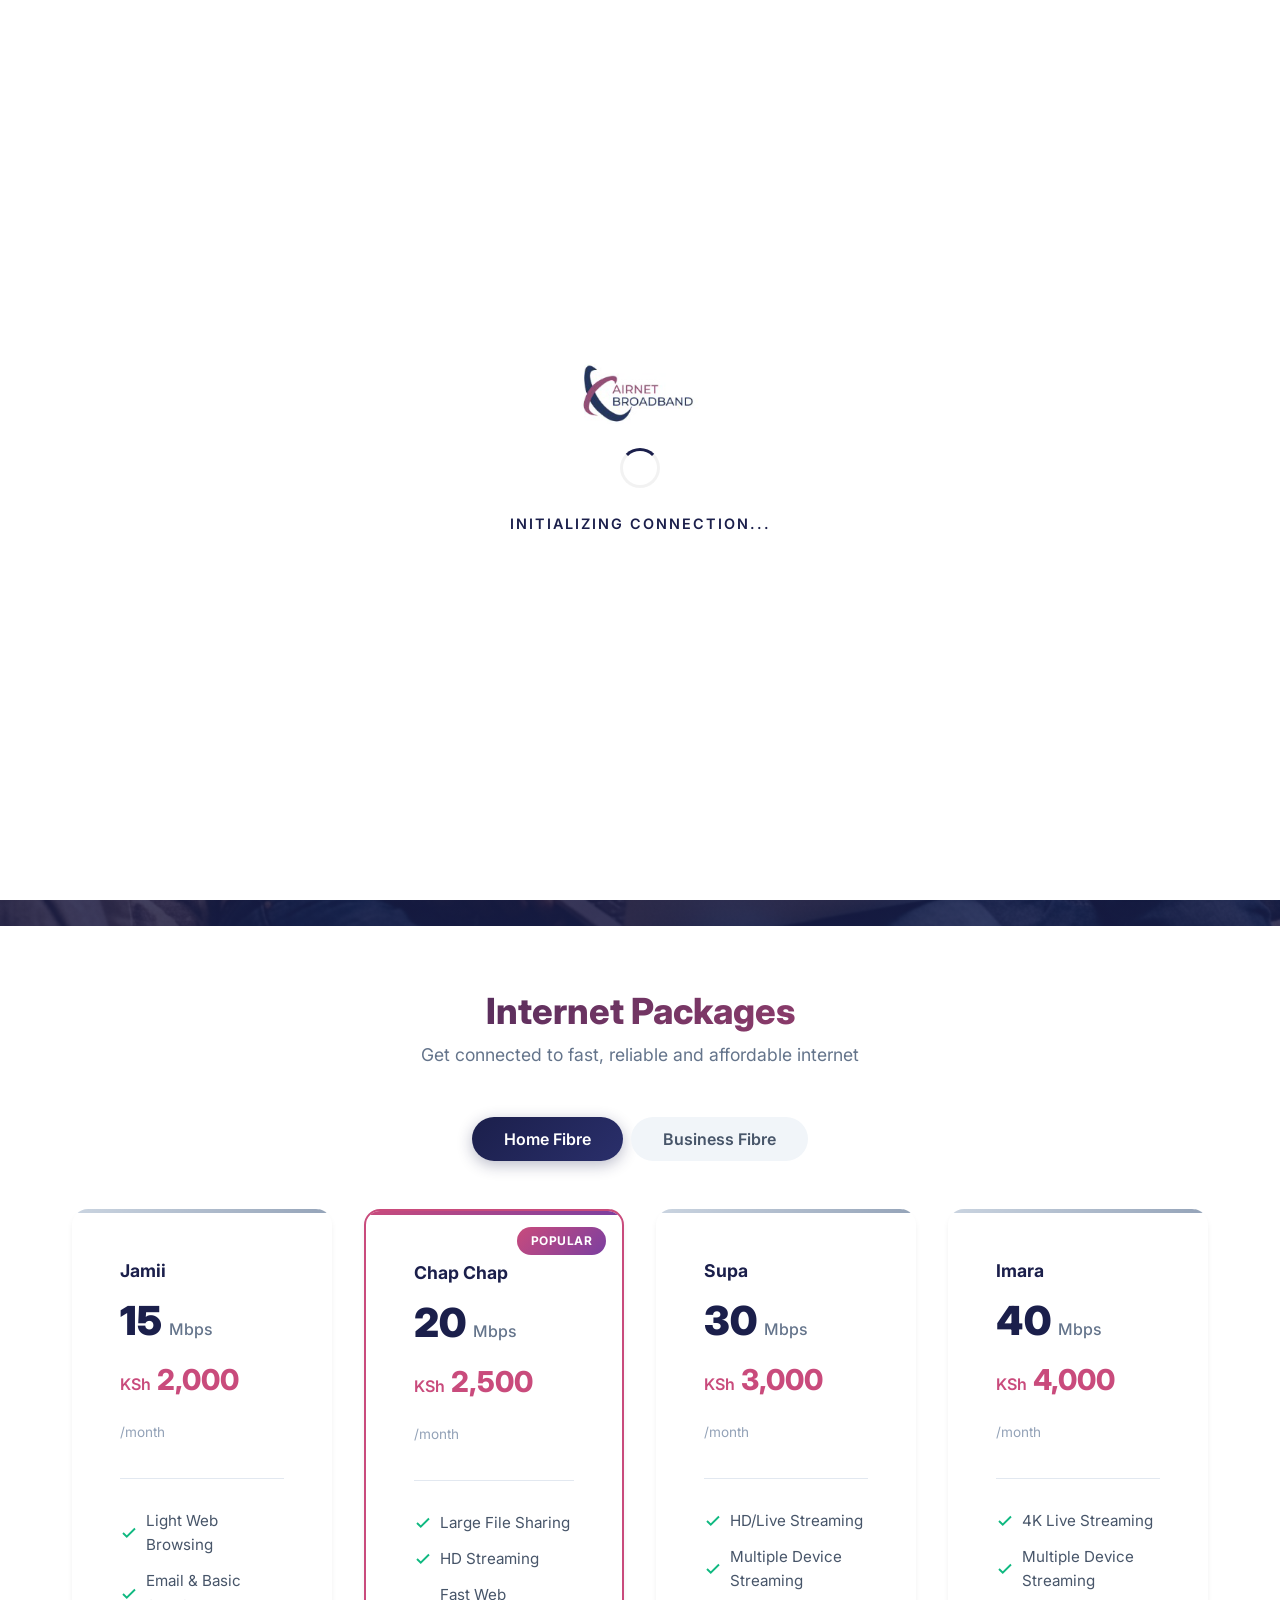
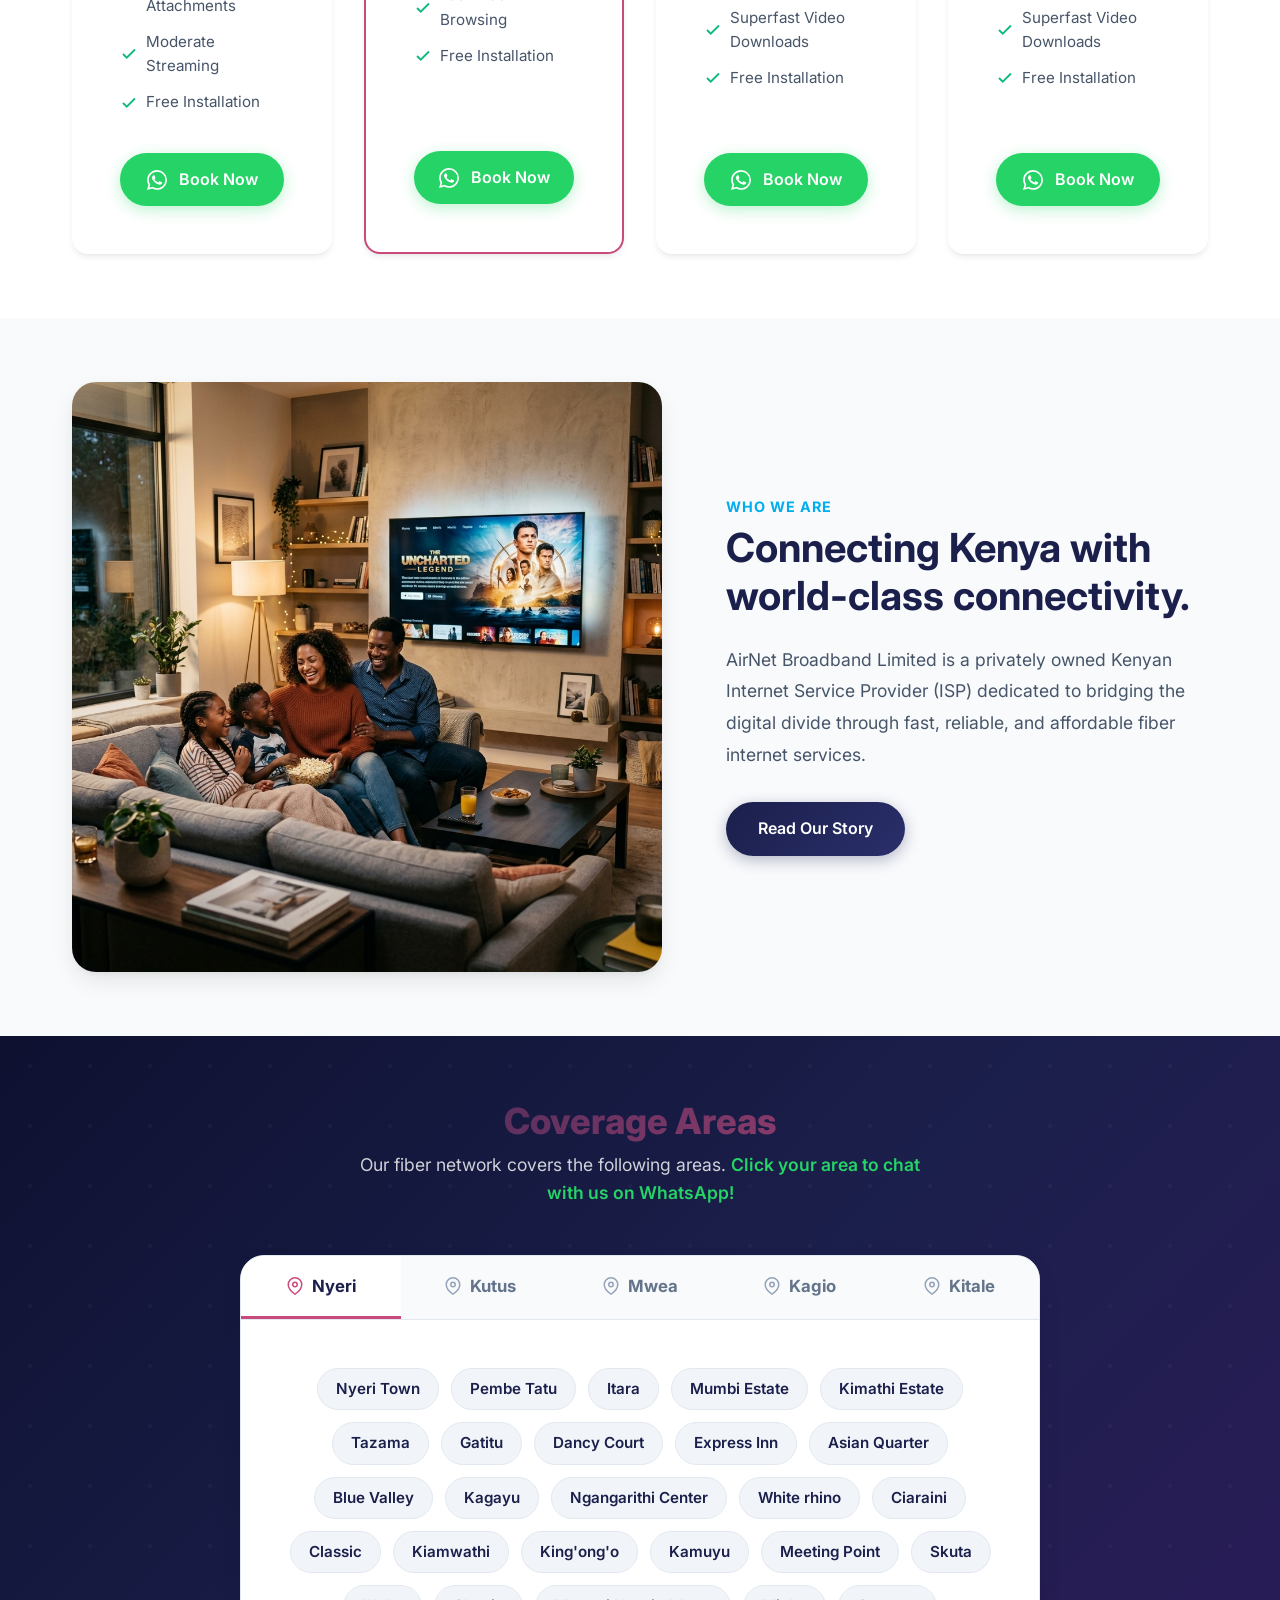
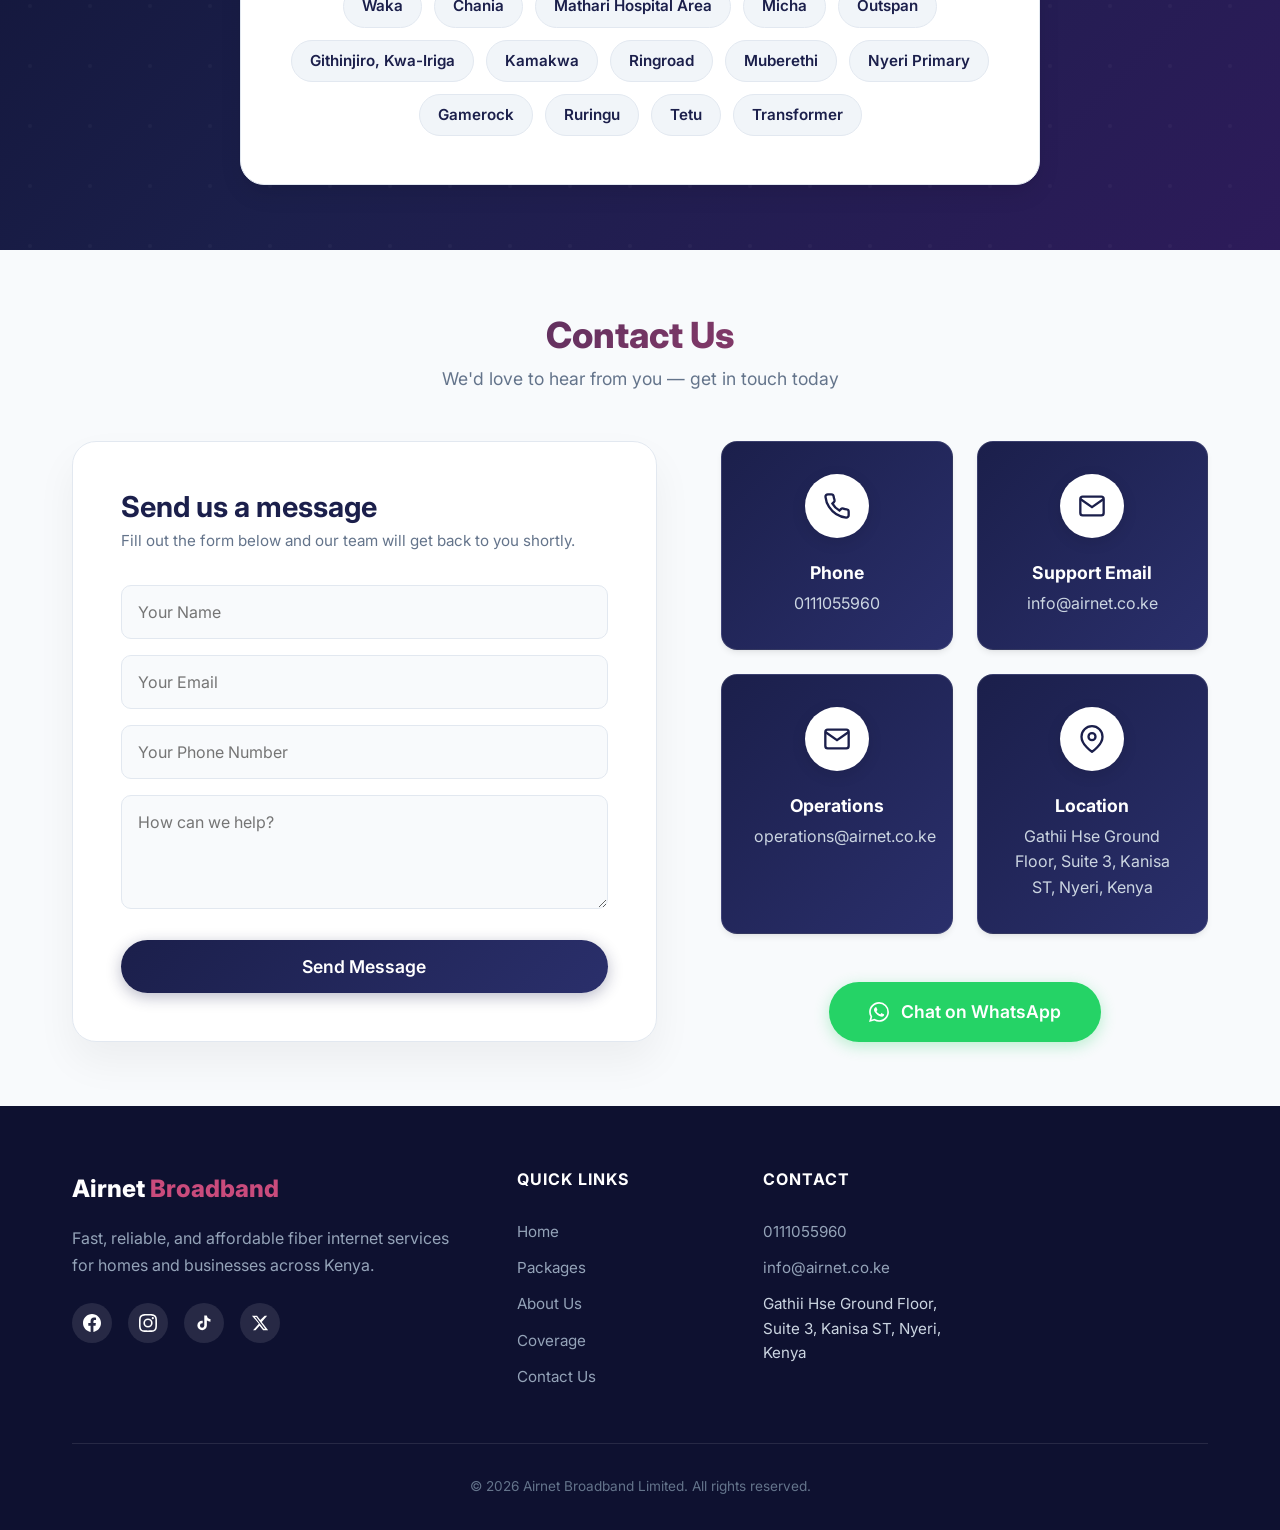
<file: index.html>
<!DOCTYPE html>
<html lang="en">
<head>
  <meta charset="UTF-8">
  <meta name="viewport" content="width=device-width, initial-scale=1.0">
  <meta name="description" content="Airnet Broadband - Fast, reliable, and affordable fiber internet services in Kenya. Home and Business fibre packages starting from KSh 2,000/month.">
  <title>Airnet Broadband | Fast. Reliable. Affordable Internet</title>
  <link rel="stylesheet" href="css/airnet-style.css?v=2">
  <link rel="icon" type="image/png" href="assets/favicon.png">
</head>
<body>
  <!-- Preloader -->
  <div id="preloader" class="preloader">
    <div class="preloader-content">
      <div class="logo-wrapper">
        <img src="assets/airnet_logo_vector.svg" alt="Airnet Broadband" onerror="this.src='assets/logo.png'">
        <div class="logo-shimmer"></div>
      </div>
      <div class="loader-spinner"></div>
      <p>Initializing Connection...</p>
    </div>
  </div>

  <!-- Embedded Content Data (Fallback) -->
  <script>
    window.AIRNET_DATA = {
      "company": {
        "name": "Airnet Broadband",
        "tagline": "Fast. Reliable. Affordable Internet",
        "about": "AirNet Broadband Limited is a privately owned Kenyan Internet Service Provider (ISP) offering Fiber and wireless internet services in Kenya.",
        "vision": "To provide fast, reliable, and affordable internet services to all parts of Kenya and the region.",
        "mission": "By putting our clients at the centre of everything we do, our goal is to continually improve services to help you the client gain a competitive technological edge."
      },
      "contact": {
        "phone": "0111055960",
        "whatsapp": "254711859885",
        "supportEmail": "info@airnet.co.ke",
        "operationsEmail": "operations@airnet.co.ke",
        "location": "Gathii Hse Ground Floor, Suite 3, Kanisa ST, Nyeri, Kenya",
        "socialMedia": { "facebook": "https://facebook.com/airnetke", "instagram": "https://www.instagram.com/airnetke?igsh=MWVpNWZsZzNxcWdibA==", "tiktok": "https://www.tiktok.com/@airnetke?_r=1&_t=ZS-95uq0iwRGdN" }
      }
    };
  </script>

  <!-- Top Bar -->
  <div class="top-bar">
    <div class="container">
      <div class="top-bar-left">
        <a href="#" id="topbar-phone">
          <svg width="14" height="14" viewBox="0 0 24 24" fill="none" stroke="currentColor" stroke-width="2"><path d="M22 16.92v3a2 2 0 0 1-2.18 2 19.79 19.79 0 0 1-8.63-3.07 19.5 19.5 0 0 1-6-6 19.79 19.79 0 0 1-3.07-8.67A2 2 0 0 1 4.11 2h3a2 2 0 0 1 2 1.72c.127.96.361 1.903.7 2.81a2 2 0 0 1-.45 2.11L8.09 9.91a16 16 0 0 0 6 6l1.27-1.27a2 2 0 0 1 2.11-.45c.907.339 1.85.573 2.81.7A2 2 0 0 1 22 16.92z"/></svg>
          <span id="topbar-phone-text"></span>
        </a>
        <a href="#" id="topbar-email">
          <svg width="14" height="14" viewBox="0 0 24 24" fill="none" stroke="currentColor" stroke-width="2"><path d="M4 4h16c1.1 0 2 .9 2 2v12c0 1.1-.9 2-2 2H4c-1.1 0-2-.9-2-2V6c0-1.1.9-2 2-2z"/><polyline points="22,6 12,13 2,6"/></svg>
          <span id="topbar-email-text"></span>
        </a>
      </div>
      <div class="top-bar-right">
        <div class="top-bar-social" id="topbar-social"></div>
      </div>
    </div>
  </div>

  <!-- Navigation -->
  <nav class="navbar" id="navbar">
    <div class="container">
      <a href="index.html" class="nav-logo">
        <img src="assets/logo.png" alt="Airnet Broadband" onerror="this.style.display='none'">
        <div class="nav-logo-text">Airnet <span>Broadband</span></div>
      </a>
      <div class="nav-links" id="nav-links">
        <a href="index.html">Home</a>
        <a href="index.html#packages">Packages</a>
        <a href="services.html">Services</a>
        <a href="index.html#coverage">Coverage</a>
        <a href="careers.html">Careers</a>
        <div class="nav-dropdown" id="nav-more">
          <button class="nav-dropdown-toggle" id="nav-more-btn" aria-expanded="false">
            More
            <svg width="12" height="12" viewBox="0 0 24 24" fill="none" stroke="currentColor" stroke-width="2.5"><polyline points="6 9 12 15 18 9"/></svg>
          </button>
          <div class="nav-dropdown-menu" id="nav-more-menu">
            <a href="about.html">About Us</a>
            <a href="contact.html">Contact</a>
          </div>
        </div>
        <a href="quote.html" class="btn btn-primary nav-cta">Get a Quote</a>
      </div>
      <div class="hamburger" id="hamburger">
        <span></span>
        <span></span>
        <span></span>
      </div>
    </div>
  </nav>
  <div class="nav-overlay" id="nav-overlay"></div>

  <!-- ===== HERO ===== -->
  <section class="hero" id="hero">
    <div class="hero-inner container">
      <!-- Text Content -->
      <div class="hero-text fade-in">
        <span class="hero-badge">Kenya's Fastest Fibre Network</span>
        <h1>Fast. Reliable.<br><span class="highlight">Affordable Internet</span></h1>
        <p>Experience high-speed fiber internet connectivity for your home and business. 100% fiber optic, free installation across all plans.</p>
        <div class="hero-buttons">
          <a href="#packages" class="btn btn-accent">View Our Plans</a>
          <a href="#contact" class="btn btn-outline-white">Contact Us</a>
        </div>
      </div>
      <!-- Visuals -->
      <div class="hero-visuals fade-in">
        <div class="hero-img-map">
          <img src="assets/hero-kenya-map.png" alt="Airnet Broadband coverage map of Kenya">
        </div>
      </div>
    </div>
  </section>

  <!-- ===== PACKAGES ===== -->
  <section class="section" id="packages">
    <div class="container">
      <div class="section-title reveal">
        <h2>Internet Packages</h2>
        <p>Get connected to fast, reliable and affordable internet</p>
      </div>
      <div class="package-tabs">
        <button class="package-tab active" data-tab="home" id="tab-home">Home Fibre</button>
        <button class="package-tab" data-tab="business" id="tab-business">Business Fibre</button>
      </div>
      <div class="packages-grid" id="home-packages-grid"></div>
      <div class="packages-grid" id="business-packages-grid" style="display:none;"></div>
    </div>
  </section>

  <!-- ===== ABOUT TEASER ===== -->
  <section class="section" id="about" style="background: var(--gray-50);">
    <div class="container">
      <div class="about-teaser-grid">
        <div class="about-teaser-image reveal-left">
           <img src="assets/about-1.png" alt="Airnet Connection">
        </div>
        <div class="about-teaser-text reveal-right">
          <h3 class="about-subtitle">Who We Are</h3>
          <h2 class="about-title">Connecting Kenya with world-class connectivity.</h2>
          <p>AirNet Broadband Limited is a privately owned Kenyan Internet Service Provider (ISP) dedicated to bridging the digital divide through fast, reliable, and affordable fiber internet services.</p>
          <a href="about.html" class="btn btn-primary">Read Our Story</a>
        </div>
      </div>
    </div>
  </section>

  <!-- ===== COVERAGE ===== -->
  <section class="section coverage-section" id="coverage">
    <div class="container">
      <div class="section-title reveal">
        <h2>Coverage Areas</h2>
        <p>Our fiber network covers the following areas. <strong style="color: var(--whatsapp); font-weight: 600;">Click your area to chat with us on WhatsApp!</strong></p>
      </div>
      <div class="coverage-grid reveal" id="coverage-grid"></div>
    </div>
  </section>

  <section class="section" id="contact" style="background: var(--gray-50);">
    <div class="container">
      <div class="section-title reveal">
        <h2>Contact Us</h2>
        <p>We'd love to hear from you — get in touch today</p>
      </div>
      
      <div class="contact-layout">
        <!-- Glassmorphic Form -->
        <div class="contact-form-wrapper reveal">
          <form class="glass-form" id="contactForm">
            <h3>Send us a message</h3>
            <p>Fill out the form below and our team will get back to you shortly.</p>
            <div class="form-group">
              <input type="text" id="name" placeholder="Your Name" required>
            </div>
            <div class="form-group">
              <input type="email" id="email" placeholder="Your Email" required>
            </div>
            <div class="form-group">
              <input type="tel" id="phone" placeholder="Your Phone Number" required>
            </div>
            <div class="form-group">
              <textarea id="message" placeholder="How can we help?" rows="4" required></textarea>
            </div>
            <div id="home-form-feedback" class="form-feedback" style="display:none; margin-bottom: 15px;"></div>
            <button type="submit" id="home-submit-btn" class="btn btn-primary w-100">Send Message</button>
          </form>
        </div>

        <!-- Contact Cards -->
        <div class="contact-cards-wrapper reveal">
          <div class="contact-grid" id="contact-grid"></div>
          <div class="contact-whatsapp-cta" id="contact-whatsapp-cta"></div>
        </div>
      </div>
      
    </div>
  </section>

  <!-- ===== FOOTER ===== -->
  <footer class="footer">
    <div class="container">
      <div class="footer-grid">
        <div class="footer-brand">
          <div class="footer-logo-text">Airnet <span>Broadband</span></div>
          <p>Fast, reliable, and affordable fiber internet services for homes and businesses across Kenya.</p>
          <div class="footer-social" id="footer-social"></div>
        </div>
        <div class="footer-col">
          <h4>Quick Links</h4>
          <a href="index.html">Home</a>
        <a href="index.html#packages">Packages</a>
          <a href="about.html">About Us</a>
          <a href="index.html#coverage">Coverage</a>
          <a href="index.html#contact">Contact Us</a>
        </div>
        <div class="footer-col">
          <h4>Contact</h4>
          <a href="#" id="footer-phone"></a>
          <a href="#" id="footer-email"></a>
          <p id="footer-location" style="padding: 6px 0; font-size: 0.95rem;"></p>
        </div>
      </div>
      <div class="footer-bottom">
        <p>&copy; <span id="footer-year"></span> Airnet Broadband Limited. All rights reserved.</p>
      </div>
    </div>
  </footer>
  <script>document.getElementById('footer-year').textContent = new Date().getFullYear();</script>

  <!-- WhatsApp Floating Button -->
  <a href="#" class="whatsapp-float" id="whatsapp-float" target="_blank" title="Chat on WhatsApp">
    <span class="whatsapp-float-text">Chat with us</span>
    <svg viewBox="0 0 24 24" fill="currentColor"><path d="M17.472 14.382c-.297-.149-1.758-.867-2.03-.967-.273-.099-.471-.148-.67.15-.197.297-.767.966-.94 1.164-.173.199-.347.223-.644.075-.297-.15-1.255-.463-2.39-1.475-.883-.788-1.48-1.761-1.653-2.059-.173-.297-.018-.458.13-.606.134-.133.298-.347.446-.52.149-.174.198-.298.298-.497.099-.198.05-.371-.025-.52-.075-.149-.669-1.612-.916-2.207-.242-.579-.487-.5-.669-.51-.173-.008-.371-.01-.57-.01-.198 0-.52.074-.792.372-.272.297-1.04 1.016-1.04 2.479 0 1.462 1.065 2.875 1.213 3.074.149.198 2.096 3.2 5.077 4.487.709.306 1.262.489 1.694.625.712.227 1.36.195 1.871.118.571-.085 1.758-.719 2.006-1.413.248-.694.248-1.289.173-1.413-.074-.124-.272-.198-.57-.347m-5.421 7.403h-.004a9.87 9.87 0 0 1-5.031-1.378l-.361-.214-3.741.982.998-3.648-.235-.374a9.86 9.86 0 0 1-1.51-5.26c.001-5.45 4.436-9.884 9.888-9.884 2.64 0 5.122 1.03 6.988 2.898a9.825 9.825 0 0 1 2.893 6.994c-.003 5.45-4.437 9.884-9.885 9.884m8.413-18.297A11.815 11.815 0 0 0 12.05 0C5.495 0 .16 5.335.157 11.892c0 2.096.547 4.142 1.588 5.945L.057 24l6.305-1.654a11.882 11.882 0 0 0 5.683 1.448h.005c6.554 0 11.89-5.335 11.893-11.893a11.821 11.821 0 0 0-3.48-8.413z"/></svg>
  </a>

  <script src="js/main.js"></script>

  <script>
    // Fix anchor scroll: wait for JS to finish rendering dynamic sections
    window.addEventListener('load', function () {
      if (window.location.hash) {
        const hash = window.location.hash;
        setTimeout(function () {
          const target = document.querySelector(hash);
          if (target) {
            const navHeight = document.getElementById('navbar')?.offsetHeight || 80;
            const top = target.getBoundingClientRect().top + window.scrollY - navHeight - 10;
            window.scrollTo({ top: top, behavior: 'smooth' });
          }
        }, 300);
      }
    });
  </script>

  <script>
    // Home Page Form Handler
    document.getElementById('contactForm').addEventListener('submit', async function(e) {
      e.preventDefault();
      const btn = document.getElementById('home-submit-btn');
      const feedback = document.getElementById('home-form-feedback');
      btn.textContent = 'Sending...';
      btn.disabled = true;

      const data = {
        name: document.getElementById('name').value,
        phone: document.getElementById('phone').value,
        email: document.getElementById('email').value,
        message: document.getElementById('message').value,
      };

      try {
        const response = await fetch('api/send-mail.php', {
          method: 'POST',
          headers: { 'Content-Type': 'application/json' },
          body: JSON.stringify(data)
        });
        const result = await response.json();
        if (result.success) {
          feedback.style.display = 'block';
          feedback.className = 'form-feedback form-feedback--success';
          feedback.textContent = '✅ Thank you! Your message has been sent.';
          this.reset();
        } else {
          throw new Error(result.message || 'Server error');
        }
      } catch (err) {
        feedback.style.display = 'block';
        feedback.className = 'form-feedback form-feedback--error';
        feedback.textContent = '❌ Could not send your message right now. Please call or WhatsApp us directly.';
      }
      btn.textContent = 'Send Message';
      btn.disabled = false;
    });
  </script>
</body>
</html>
</file>
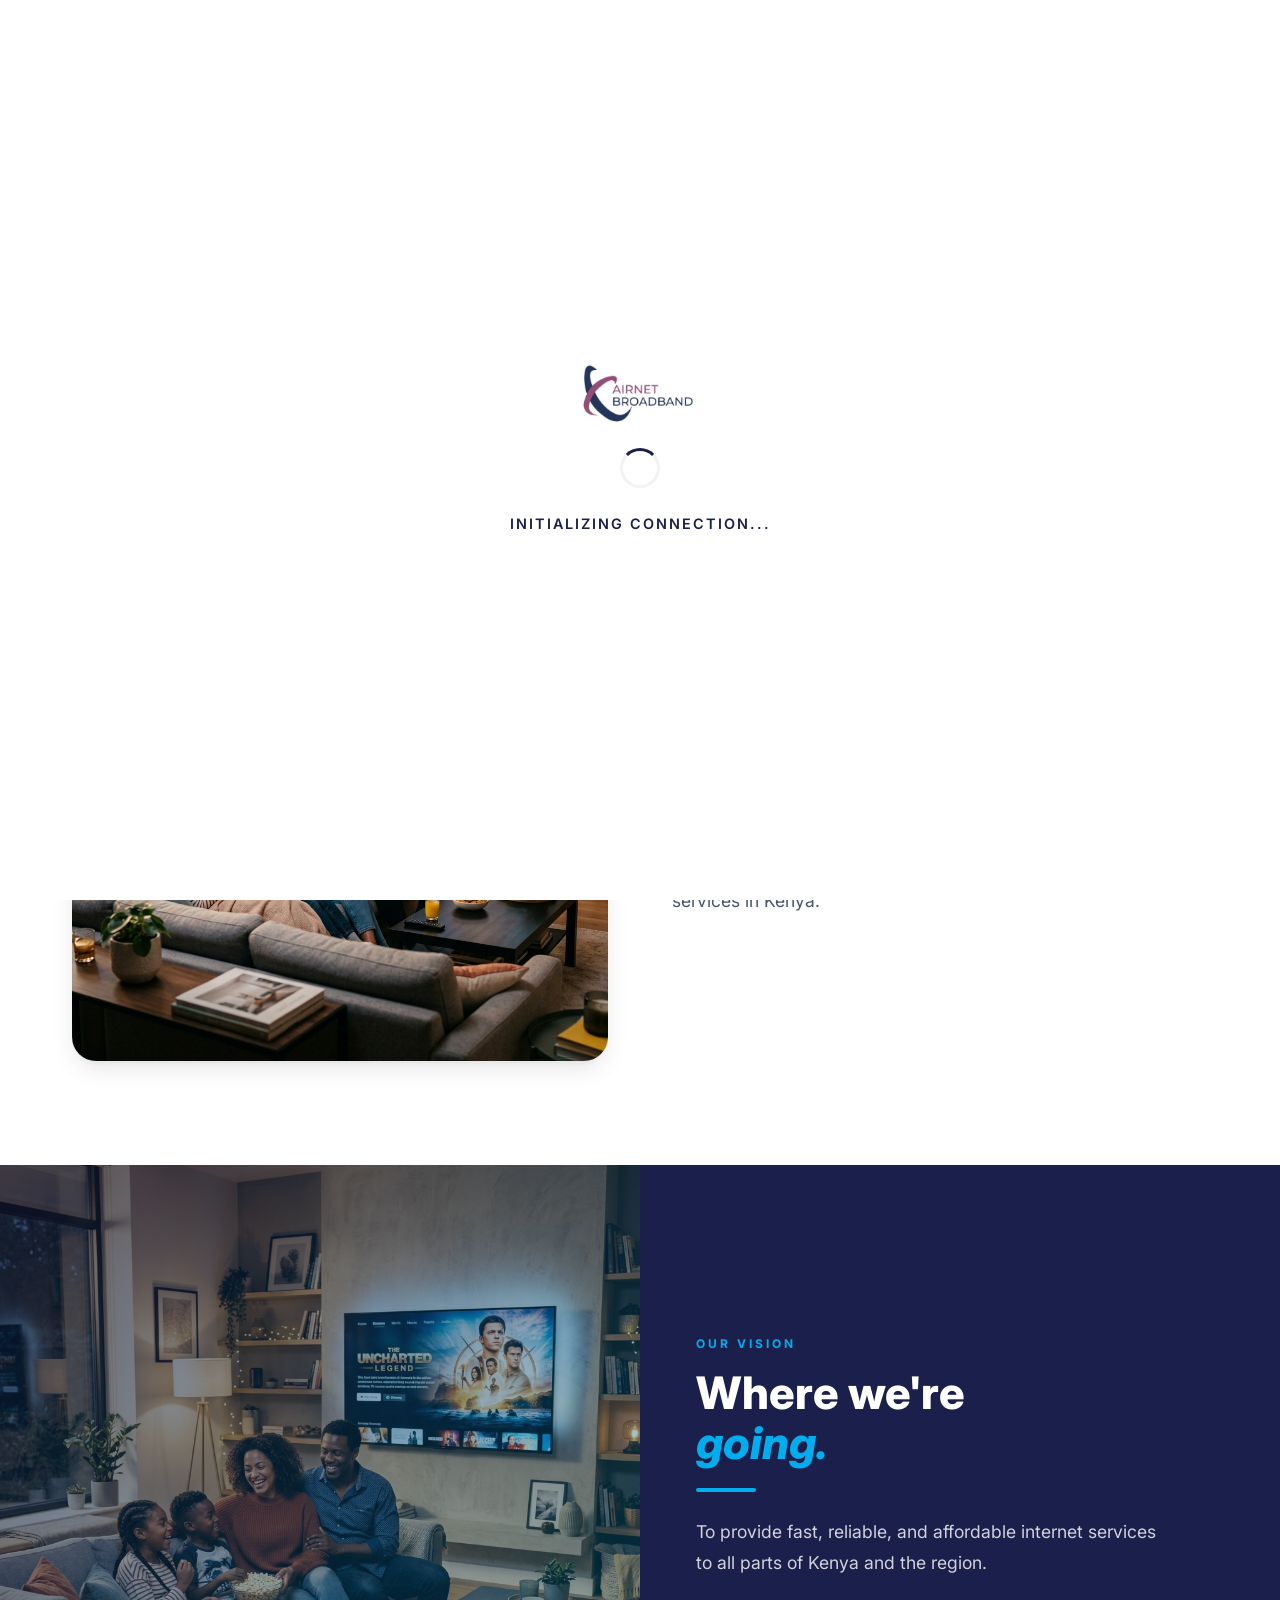
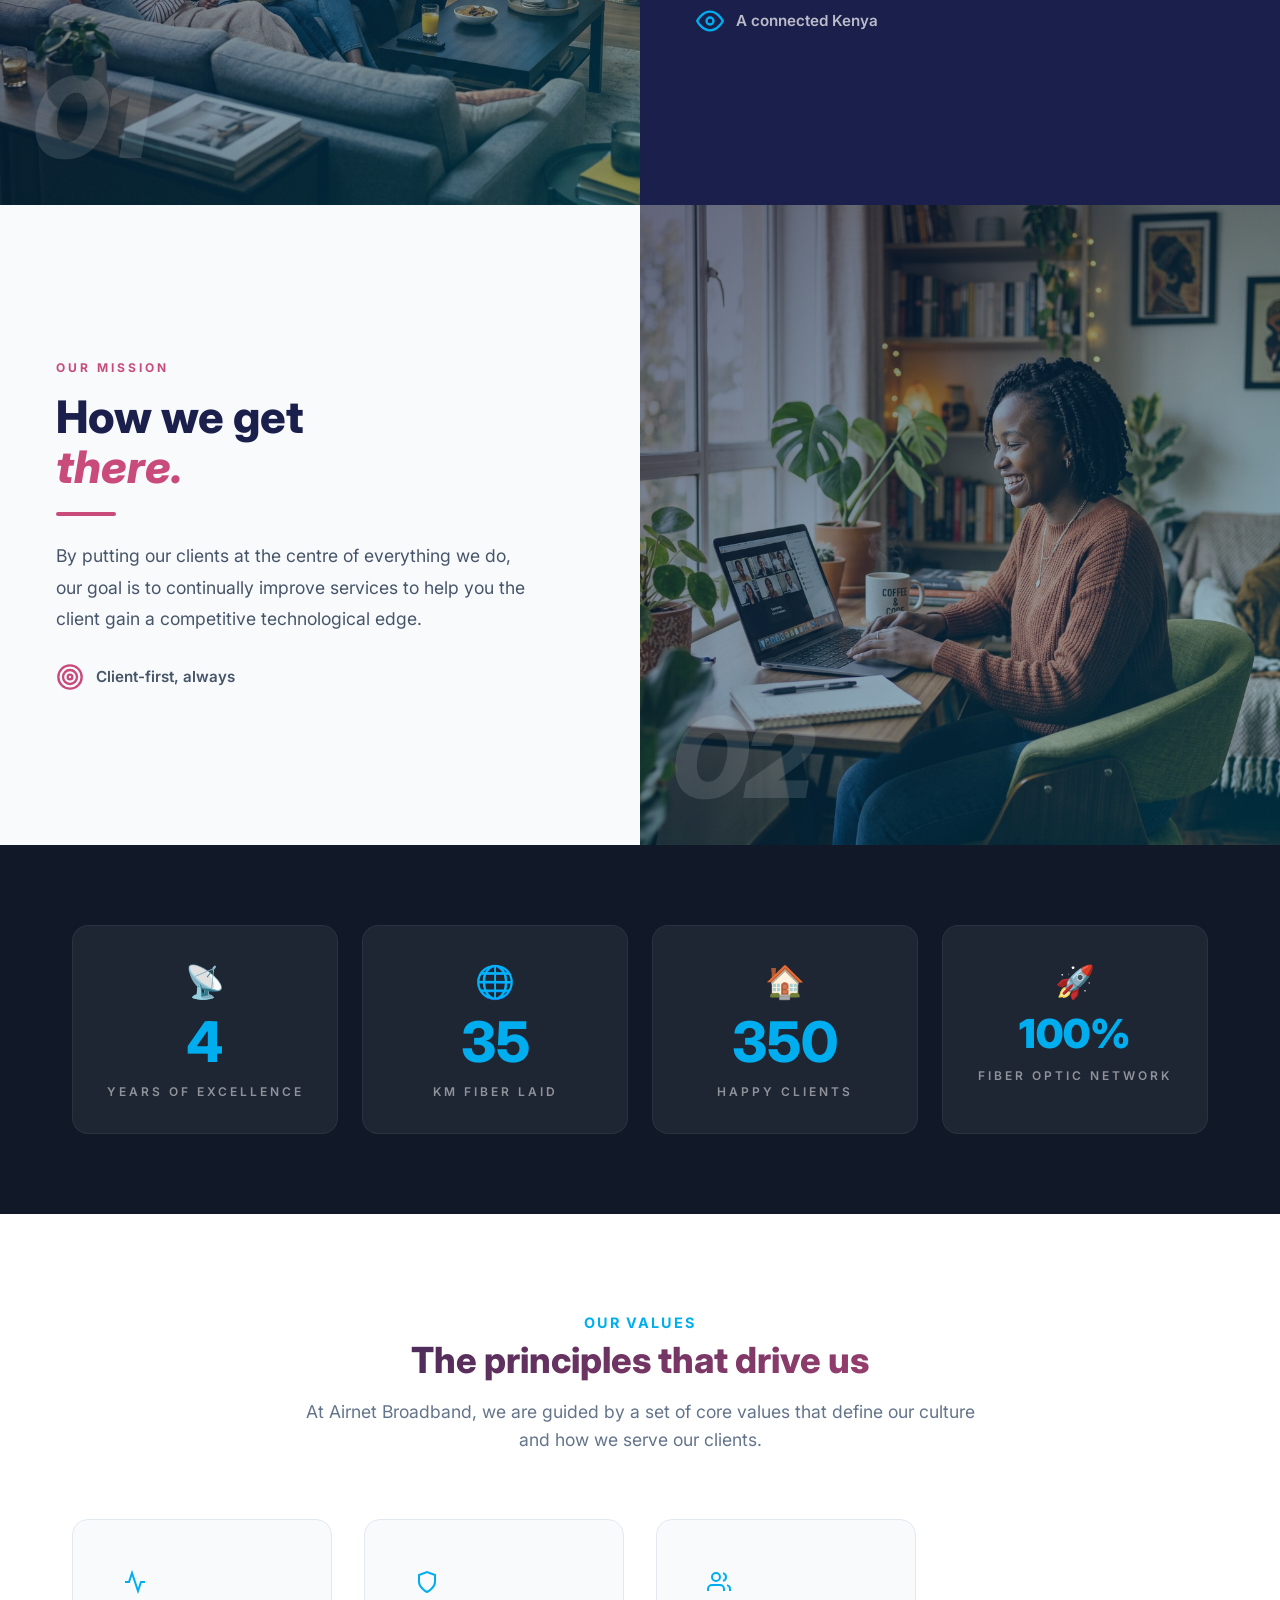
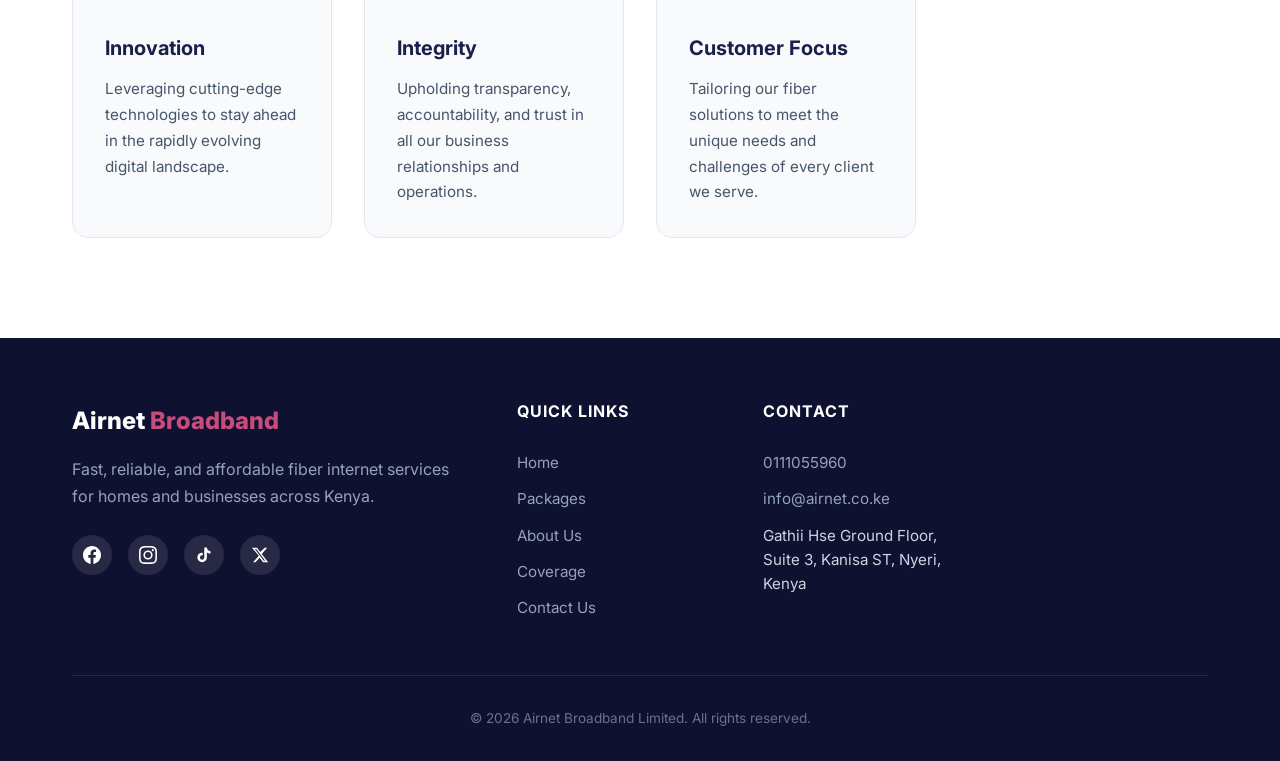
<file: about.html>
<!DOCTYPE html>
<html lang="en">
<head>
  <meta charset="UTF-8">
  <meta name="viewport" content="width=device-width, initial-scale=1.0">
  <meta name="description" content="Airnet Broadband - Fast, reliable, and affordable fiber internet services in Kenya.">
  <title>About Us | Airnet Broadband</title>
  <link rel="stylesheet" href="css/airnet-style.css?v=2">
  <link rel="icon" type="image/png" href="assets/favicon.png">
</head>
<body>
  <!-- Preloader -->
  <div id="preloader" class="preloader">
    <div class="preloader-content">
      <div class="logo-wrapper">
        <img src="assets/airnet_logo_vector.svg" alt="Airnet Broadband" onerror="this.src='assets/logo.png'">
        <div class="logo-shimmer"></div>
      </div>
      <div class="loader-spinner"></div>
      <p>Initializing Connection...</p>
    </div>
  </div>

  <!-- Embedded Content Data (Fallback) -->
  <script>
    window.AIRNET_DATA = {
      "company": {
        "name": "Airnet Broadband",
        "tagline": "Fast. Reliable. Affordable Internet",
        "about": "AirNet Broadband Limited is a privately owned Kenyan Internet Service Provider (ISP) offering Fiber and wireless internet services in Kenya.",
        "vision": "To provide fast, reliable, and affordable internet services to all parts of Kenya and the region.",
        "mission": "By putting our clients at the centre of everything we do, our goal is to continually improve services to help you the client gain a competitive technological edge."
      },
      "contact": {
        "phone": "0111055960",
        "whatsapp": "254711859885",
        "supportEmail": "info@airnet.co.ke",
        "operationsEmail": "operations@airnet.co.ke",
        "location": "Gathii Hse Ground Floor, Suite 3, Kanisa ST, Nyeri, Kenya",
        "socialMedia": { "facebook": "https://facebook.com/airnetke", "instagram": "https://www.instagram.com/airnetke?igsh=MWVpNWZsZzNxcWdibA==", "tiktok": "https://www.tiktok.com/@airnetke?_r=1&_t=ZS-95uq0iwRGdN" }
      }
    };
  </script>

  <!-- Top Bar -->
  <div class="top-bar">
    <div class="container">
      <div class="top-bar-left">
        <a href="#" id="topbar-phone">
          <svg width="14" height="14" viewBox="0 0 24 24" fill="none" stroke="currentColor" stroke-width="2"><path d="M22 16.92v3a2 2 0 0 1-2.18 2 19.79 19.79 0 0 1-8.63-3.07 19.5 19.5 0 0 1-6-6 19.79 19.79 0 0 1-3.07-8.67A2 2 0 0 1 4.11 2h3a2 2 0 0 1 2 1.72c.127.96.361 1.903.7 2.81a2 2 0 0 1-.45 2.11L8.09 9.91a16 16 0 0 0 6 6l1.27-1.27a2 2 0 0 1 2.11-.45c.907.339 1.85.573 2.81.7A2 2 0 0 1 22 16.92z"/></svg>
          <span id="topbar-phone-text"></span>
        </a>
        <a href="#" id="topbar-email">
          <svg width="14" height="14" viewBox="0 0 24 24" fill="none" stroke="currentColor" stroke-width="2"><path d="M4 4h16c1.1 0 2 .9 2 2v12c0 1.1-.9 2-2 2H4c-1.1 0-2-.9-2-2V6c0-1.1.9-2 2-2z"/><polyline points="22,6 12,13 2,6"/></svg>
          <span id="topbar-email-text"></span>
        </a>
      </div>
      <div class="top-bar-right">
        <div class="top-bar-social" id="topbar-social"></div>
      </div>
    </div>
  </div>

  <!-- Navigation -->
  <nav class="navbar" id="navbar">
    <div class="container">
      <a href="index.html" class="nav-logo">
        <img src="assets/logo.png" alt="Airnet Broadband" onerror="this.style.display='none'">
        <div class="nav-logo-text">Airnet <span>Broadband</span></div>
      </a>
      <div class="nav-links" id="nav-links">
        <a href="index.html">Home</a>
        <a href="index.html#packages">Packages</a>
        <a href="services.html">Services</a>
        <a href="index.html#coverage">Coverage</a>
        <a href="careers.html">Careers</a>
        <div class="nav-dropdown" id="nav-more">
          <button class="nav-dropdown-toggle" id="nav-more-btn" aria-expanded="false">
            More
            <svg width="12" height="12" viewBox="0 0 24 24" fill="none" stroke="currentColor" stroke-width="2.5"><polyline points="6 9 12 15 18 9"/></svg>
          </button>
          <div class="nav-dropdown-menu" id="nav-more-menu">
            <a href="about.html">About Us</a>
            <a href="contact.html">Contact</a>
          </div>
        </div>
        <a href="quote.html" class="btn btn-primary nav-cta">Get a Quote</a>
      </div>
      <div class="hamburger" id="hamburger">
        <span></span>
        <span></span>
        <span></span>
      </div>
    </div>
  </nav>
  <div class="nav-overlay" id="nav-overlay"></div>

  <!-- ===== ABOUT HERO ===== -->
  <section class="hero-sub" style="background: linear-gradient(rgba(14, 17, 48, 0.75), rgba(14, 17, 48, 0.7)), url('assets/about-2.png') center/cover no-repeat; padding: 120px 0 80px; text-align: center; color: var(--white);">
    <div class="container">
      <h1 class="fade-in" style="color: var(--white); font-size: 3.5rem; font-weight: 800; margin-bottom: 1rem;">Our Story</h1>
      <p class="fade-in" style="max-width: 700px; margin: 0 auto; opacity: 0.9; font-size: 1.2rem;">Connecting communities and empowering businesses with world-class fiber connectivity.</p>
    </div>
  </section>

  <!-- ===== ABOUT SECTION ===== -->
  <section class="section" id="about">
    <div class="container">
      <div class="about-grid">
        <div class="about-images reveal-left">
          <img src="assets/about-1.png" alt="Family streaming movie" class="about-img-main">
          <div class="about-experience-badge">
            <span class="badge-number">100%</span>
            <span class="badge-text">Fiber Optic<br>Network</span>
          </div>
        </div>
        <div class="about-text-content reveal-right">
          <h3 class="about-subtitle" style="color: var(--sky-blue);">Who We Are</h3>
          <h2 class="about-title">Experience the future of connectivity.</h2>
          <div class="about-text-wrapper" id="about-text">
            <!-- Text will be populated by main.js with word-reveal animation -->
          </div>
        </div>
      </div>
    </div>
  </section>

  <!-- ===== VISION & MISSION SECTION ===== -->
  <section class="vm-section">

    <!-- VISION PANEL -->
    <div class="vm-panel reveal-left">
      <div class="vm-image-side">
        <img src="assets/about-1.png" alt="Our Vision">
        <div class="vm-image-overlay">
          <span class="vm-overlay-label">01</span>
        </div>
      </div>
      <div class="vm-text-side vm-text-dark">
        <div class="vm-text-inner">
          <span class="vm-tag" style="color: var(--sky-blue);">Our Vision</span>
          <h2 class="vm-heading">Where we're<br><em>going.</em></h2>
          <div class="vm-accent-line" style="background: var(--sky-blue);"></div>
          <p class="vm-body" id="vision-text">To provide fast, reliable, and affordable internet services to all parts of Kenya and the region.</p>
          <div class="vm-icon-row">
            <svg width="28" height="28" viewBox="0 0 24 24" fill="none" stroke="var(--sky-blue)" stroke-width="2"><path d="M1 12s4-8 11-8 11 8 11 8-4 8-11 8-11-8-11-8z"/><circle cx="12" cy="12" r="3"/></svg>
            <span>A connected Kenya</span>
          </div>
        </div>
      </div>
    </div>

    <!-- MISSION PANEL -->
    <div class="vm-panel vm-panel-reverse reveal-right">
      <div class="vm-text-side vm-text-light">
        <div class="vm-text-inner">
          <span class="vm-tag" style="color: var(--accent);">Our Mission</span>
          <h2 class="vm-heading">How we get<br><em>there.</em></h2>
          <div class="vm-accent-line" style="background: var(--accent);"></div>
          <p class="vm-body" id="mission-text">By putting our clients at the centre of everything we do, our goal is to continually improve services to help you gain a competitive technological edge.</p>
          <div class="vm-icon-row">
            <svg width="28" height="28" viewBox="0 0 24 24" fill="none" stroke="var(--accent)" stroke-width="2"><circle cx="12" cy="12" r="10"/><circle cx="12" cy="12" r="6"/><circle cx="12" cy="12" r="2"/></svg>
            <span>Client-first, always</span>
          </div>
        </div>
      </div>
      <div class="vm-image-side">
        <img src="assets/about-2.png" alt="Our Mission">
        <div class="vm-image-overlay">
          <span class="vm-overlay-label">02</span>
        </div>
      </div>
    </div>

  </section>

  <!-- ===== STATS SECTION ===== -->
  <section class="stats-section">
    <div class="container">
      <div class="stats-grid">
        <div class="stat-card reveal reveal-delay-1">
          <div class="stat-card-icon">📡</div>
          <h2 class="counter" data-target="10">0</h2>
          <p>Years of Excellence</p>
        </div>
        <div class="stat-card reveal reveal-delay-2">
          <div class="stat-card-icon">🌐</div>
          <h2 class="counter" data-target="100">0</h2>
          <p>KM Fiber Laid</p>
        </div>
        <div class="stat-card reveal reveal-delay-3">
          <div class="stat-card-icon">🏠</div>
          <h2 class="counter" data-target="1000">0</h2>
          <p>Happy Clients</p>
        </div>
        <div class="stat-card reveal reveal-delay-4">
          <div class="stat-card-icon">🚀</div>
          <h2 style="font-size:2.5rem;font-weight:900;color:var(--sky-blue);">100%</h2>
          <p>Fiber Optic Network</p>
        </div>
      </div>
    </div>
  </section>


  <!-- ===== VALUES SECTION ===== -->
  <section class="values-section">
    <div class="container">
      <div class="section-title">
        <h3 class="about-subtitle" style="color: var(--sky-blue); text-align: center;">Our Values</h3>
        <h2 style="text-align: center; margin-bottom: 1rem;">The principles that drive us</h2>
        <p style="text-align: center; max-width: 700px; margin: 0 auto;">At Airnet Broadband, we are guided by a set of core values that define our culture and how we serve our clients.</p>
      </div>
      <div class="values-grid">
        <div class="value-card reveal reveal-delay-1">
          <div class="value-icon">
            <svg width="24" height="24" viewBox="0 0 24 24" fill="none" stroke="currentColor" stroke-width="2"><polyline points="22 12 18 12 15 21 9 3 6 12 2 12"/></svg>
          </div>
          <h4>Innovation</h4>
          <p>Leveraging cutting-edge technologies to stay ahead in the rapidly evolving digital landscape.</p>
        </div>
        <div class="value-card reveal reveal-delay-2">
          <div class="value-icon">
            <svg width="24" height="24" viewBox="0 0 24 24" fill="none" stroke="currentColor" stroke-width="2"><path d="M12 22s8-4 8-10V5l-8-3-8 3v7c0 6 8 10 8 10z"/></svg>
          </div>
          <h4>Integrity</h4>
          <p>Upholding transparency, accountability, and trust in all our business relationships and operations.</p>
        </div>
        <div class="value-card reveal reveal-delay-3">
          <div class="value-icon">
            <svg width="24" height="24" viewBox="0 0 24 24" fill="none" stroke="currentColor" stroke-width="2"><path d="M17 21v-2a4 4 0 0 0-4-4H5a4 4 0 0 0-4 4v2"/><circle cx="9" cy="7" r="4"/><path d="M23 21v-2a4 4 0 0 0-3-3.87"/><path d="M16 3.13a4 4 0 0 1 0 7.75"/></svg>
          </div>
          <h4>Customer Focus</h4>
          <p>Tailoring our fiber solutions to meet the unique needs and challenges of every client we serve.</p>
        </div>
        <div class="value-card reveal reveal-delay-4">
          <div class="value-icon">
            <svg width="24" height="24" viewBox="0 0 24 24" fill="none" stroke="currentColor" stroke-width="2"><path d="M22 11.08V12a10 10 0 1 1-5.93-9.14"/><polyline points="22 4 12 14.01 9 11.01"/></svg>
          </div>
          <h4>Reliability</h4>
          <p>Ensuring every connection is dependable, future-proof, and backed by expert 24/7 support.</p>
        </div>
      </div>
    </div>
  </section>

  <!-- ===== FOOTER ===== -->
  <footer class="footer">
    <div class="container">
      <div class="footer-grid">
        <div class="footer-brand">
          <div class="footer-logo-text">Airnet <span>Broadband</span></div>
          <p>Fast, reliable, and affordable fiber internet services for homes and businesses across Kenya.</p>
          <div class="footer-social" id="footer-social"></div>
        </div>
        <div class="footer-col">
          <h4>Quick Links</h4>
          <a href="index.html">Home</a>
        <a href="index.html#packages">Packages</a>
          <a href="about.html">About Us</a>
          <a href="index.html#coverage">Coverage</a>
          <a href="index.html#contact">Contact Us</a>
        </div>
        <div class="footer-col">
          <h4>Contact</h4>
          <a href="#" id="footer-phone"></a>
          <a href="#" id="footer-email"></a>
          <p id="footer-location" style="padding: 6px 0; font-size: 0.95rem;"></p>
        </div>
      </div>
      <div class="footer-bottom">
        <p>&copy; <span id="footer-year"></span> Airnet Broadband Limited. All rights reserved.</p>
      </div>
    </div>
  </footer>
  <script>document.getElementById('footer-year').textContent = new Date().getFullYear();</script>

  <!-- WhatsApp Floating Button -->
  <a href="#" class="whatsapp-float" id="whatsapp-float" target="_blank" title="Chat on WhatsApp">
    <span class="whatsapp-float-text">Chat with us</span>
    <svg viewBox="0 0 24 24" fill="currentColor"><path d="M17.472 14.382c-.297-.149-1.758-.867-2.03-.967-.273-.099-.471-.148-.67.15-.197.297-.767.966-.94 1.164-.173.199-.347.223-.644.075-.297-.15-1.255-.463-2.39-1.475-.883-.788-1.48-1.761-1.653-2.059-.173-.297-.018-.458.13-.606.134-.133.298-.347.446-.52.149-.174.198-.298.298-.497.099-.198.05-.371-.025-.52-.075-.149-.669-1.612-.916-2.207-.242-.579-.487-.5-.669-.51-.173-.008-.371-.01-.57-.01-.198 0-.52.074-.792.372-.272.297-1.04 1.016-1.04 2.479 0 1.462 1.065 2.875 1.213 3.074.149.198 2.096 3.2 5.077 4.487.709.306 1.262.489 1.694.625.712.227 1.36.195 1.871.118.571-.085 1.758-.719 2.006-1.413.248-.694.248-1.289.173-1.413-.074-.124-.272-.198-.57-.347m-5.421 7.403h-.004a9.87 9.87 0 0 1-5.031-1.378l-.361-.214-3.741.982.998-3.648-.235-.374a9.86 9.86 0 0 1-1.51-5.26c.001-5.45 4.436-9.884 9.888-9.884 2.64 0 5.122 1.03 6.988 2.898a9.825 9.825 0 0 1 2.893 6.994c-.003 5.45-4.437 9.884-9.885 9.884m8.413-18.297A11.815 11.815 0 0 0 12.05 0C5.495 0 .16 5.335.157 11.892c0 2.096.547 4.142 1.588 5.945L.057 24l6.305-1.654a11.882 11.882 0 0 0 5.683 1.448h.005c6.554 0 11.89-5.335 11.893-11.893a11.821 11.821 0 0 0-3.48-8.413z"/></svg>
  </a>

  <script src="js/main.js"></script>
</body>
</html>
</file>
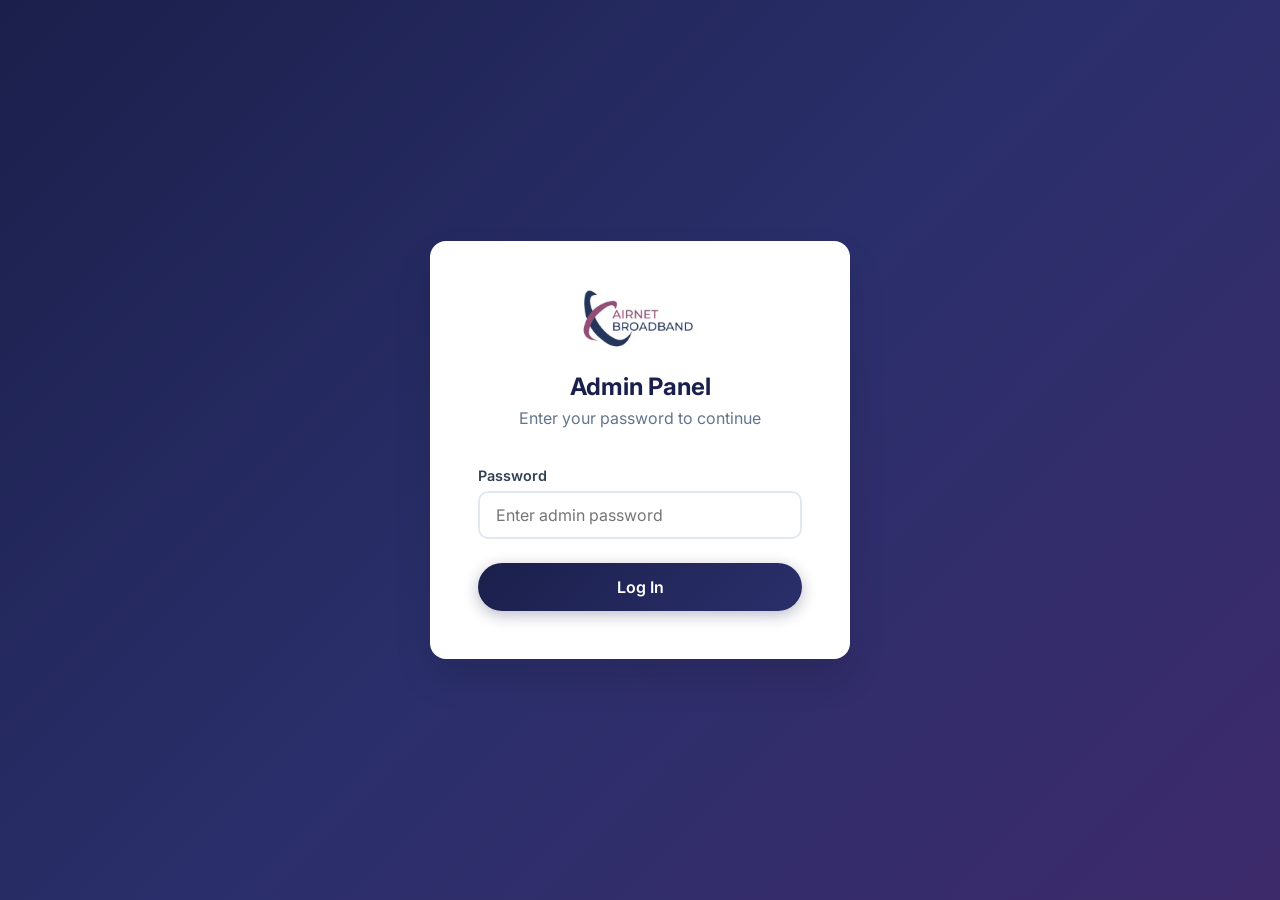
<file: admin.html>
<!DOCTYPE html>
<html lang="en">
<head>
  <meta charset="UTF-8">
  <meta name="viewport" content="width=device-width, initial-scale=1.0">
  <title>Admin Panel | Airnet Broadband</title>
  <link rel="stylesheet" href="css/styles.css">
  <link rel="icon" type="image/png" href="assets/logo.png">
  <meta name="robots" content="noindex, nofollow">
</head>
<body>

  <!-- Login Screen -->
  <div class="admin-login" id="admin-login">
    <div class="admin-login-card">
      <img src="assets/logo.png" alt="Airnet Broadband" onerror="this.style.display='none'">
      <h2>Admin Panel</h2>
      <p class="subtitle">Enter your password to continue</p>
      <div class="admin-login-error" id="login-error">Incorrect password. Please try again.</div>
      <div class="admin-input-group">
        <label for="admin-password">Password</label>
        <input type="password" id="admin-password" placeholder="Enter admin password" autocomplete="current-password">
      </div>
      <button class="btn btn-primary" id="login-btn" onclick="handleLogin()">Log In</button>
    </div>
  </div>

  <!-- Dashboard -->
  <div class="admin-dashboard" id="admin-dashboard">

    <!-- Header -->
    <div class="admin-header">
      <div class="admin-header-left">
        <img src="assets/logo.png" alt="Airnet" onerror="this.style.display='none'">
        <h3>Admin Panel</h3>
      </div>
      <div class="admin-header-right">
        <button class="btn btn-primary" id="save-btn" onclick="saveContent()" style="padding: 10px 24px; font-size: 0.9rem;">
          💾 Save Changes
        </button>
        <button class="btn btn-outline" id="download-btn" onclick="downloadContent()" style="padding: 10px 24px; font-size: 0.9rem;">
          ⬇ Download JSON
        </button>
        <button class="btn" onclick="handleLogout()" style="color: var(--gray-500); font-size: 0.9rem;">
          Logout
        </button>
      </div>
    </div>

    <!-- Tabs -->
    <div class="admin-tabs" id="admin-tabs">
      <button class="admin-tab active" data-section="home-fibre" onclick="switchSection('home-fibre')">🏠 Home Fibre</button>
      <button class="admin-tab" data-section="business-fibre" onclick="switchSection('business-fibre')">🏢 Business Fibre</button>
      <button class="admin-tab" data-section="contact-info" onclick="switchSection('contact-info')">📞 Contact Info</button>
      <button class="admin-tab" data-section="coverage" onclick="switchSection('coverage')">📍 Coverage</button>
      <button class="admin-tab" data-section="company" onclick="switchSection('company')">ℹ️ Company Info</button>
      <button class="admin-tab" data-section="settings" onclick="switchSection('settings')">⚙️ Settings</button>
    </div>

    <!-- Content -->
    <div class="admin-content">

      <!-- Home Fibre Section -->
      <div class="admin-section active" id="section-home-fibre">
        <h3>Home Fibre Packages</h3>
        <p style="color: var(--gray-500); margin-bottom: 1.5rem;">Manage your home fibre internet packages. Each package appears as a card on the website.</p>
        <div id="home-fibre-packages"></div>
        <button class="admin-btn-add" onclick="addPackage('homeFibre')">+ Add Package</button>
      </div>

      <!-- Business Fibre Section -->
      <div class="admin-section" id="section-business-fibre">
        <h3>Business Fibre Packages</h3>
        <p style="color: var(--gray-500); margin-bottom: 1.5rem;">Manage your business fibre internet packages.</p>
        <div id="business-fibre-packages"></div>
        <button class="admin-btn-add" onclick="addPackage('businessFibre')">+ Add Package</button>
      </div>

      <!-- Contact Info Section -->
      <div class="admin-section" id="section-contact-info">
        <h3>Contact Information</h3>
        <p style="color: var(--gray-500); margin-bottom: 1.5rem;">Update your phone numbers, emails, and social media links.</p>
        <div style="display: grid; grid-template-columns: 1fr 1fr; gap: 1rem;">
          <div class="admin-input-group">
            <label>Phone Number</label>
            <input type="text" id="contact-phone" placeholder="e.g. 0721515583">
          </div>
          <div class="admin-input-group">
            <label>WhatsApp Number (international format)</label>
            <input type="text" id="contact-whatsapp" placeholder="e.g. 254721515583">
          </div>
          <div class="admin-input-group">
            <label>Support Email</label>
            <input type="email" id="contact-support-email" placeholder="e.g. info@airnet.co.ke">
          </div>
          <div class="admin-input-group">
            <label>Sales Email</label>
            <input type="email" id="contact-sales-email" placeholder="e.g. sales@airnet.co.ke">
          </div>
        </div>
        <div class="admin-input-group">
          <label>Physical Address / Location</label>
          <input type="text" id="contact-location" placeholder="e.g. Gathii Hse Ground Floor...">
        </div>
        <h4 style="margin-top: 2rem; margin-bottom: 1rem; color: var(--primary);">Social Media Links</h4>
        <p style="color: var(--gray-400); font-size: 0.85rem; margin-bottom: 1rem;">Leave blank if you don't have the account yet. Icons will only appear on the website when a URL is provided.</p>
        <div style="display: grid; grid-template-columns: 1fr 1fr 1fr; gap: 1rem;">
          <div class="admin-input-group">
            <label>Facebook URL</label>
            <input type="url" id="social-facebook" placeholder="https://facebook.com/...">
          </div>
          <div class="admin-input-group">
            <label>Instagram URL</label>
            <input type="url" id="social-instagram" placeholder="https://instagram.com/...">
          </div>
          <div class="admin-input-group">
            <label>TikTok URL</label>
            <input type="url" id="social-tiktok" placeholder="https://tiktok.com/@...">
          </div>
        </div>
      </div>

      <!-- Coverage Section -->
      <div class="admin-section" id="section-coverage">
        <h3>Coverage Areas</h3>
        <p style="color: var(--gray-500); margin-bottom: 1.5rem;">Manage the regions and areas you serve. Separate area names with commas.</p>
        <div id="coverage-regions"></div>
        <button class="admin-btn-add" onclick="addRegion()">+ Add Region</button>
      </div>

      <!-- Company Info Section -->
      <div class="admin-section" id="section-company">
        <h3>Company Information</h3>
        <p style="color: var(--gray-500); margin-bottom: 1.5rem;">Update your company tagline, about text, vision and mission.</p>
        <div class="admin-input-group">
          <label>Tagline</label>
          <input type="text" id="company-tagline" placeholder="e.g. Fast. Reliable. Affordable Internet">
        </div>
        <div class="admin-input-group">
          <label>About Us</label>
          <textarea id="company-about" rows="4" placeholder="Company description..."></textarea>
        </div>
        <div class="admin-input-group">
          <label>Vision</label>
          <textarea id="company-vision" rows="3" placeholder="Company vision..."></textarea>
        </div>
        <div class="admin-input-group">
          <label>Mission</label>
          <textarea id="company-mission" rows="3" placeholder="Company mission..."></textarea>
        </div>
      </div>

      <!-- Settings Section -->
      <div class="admin-section" id="section-settings">
        <h3>Settings</h3>
        <p style="color: var(--gray-500); margin-bottom: 1.5rem;">Change your admin panel password.</p>
        <div style="max-width: 400px;">
          <div class="admin-input-group">
            <label>Current Password</label>
            <input type="password" id="current-password" placeholder="Enter current password">
          </div>
          <div class="admin-input-group">
            <label>New Password</label>
            <input type="password" id="new-password" placeholder="Enter new password">
          </div>
          <div class="admin-input-group">
            <label>Confirm New Password</label>
            <input type="password" id="confirm-password" placeholder="Confirm new password">
          </div>
          <button class="btn btn-primary" onclick="changePassword()" style="margin-top: 0.5rem;">Update Password</button>
        </div>
      </div>

    </div>
  </div>

  <!-- Toast -->
  <div class="admin-toast" id="admin-toast"></div>

  <script src="js/admin.js"></script>
</body>
</html>
</file>
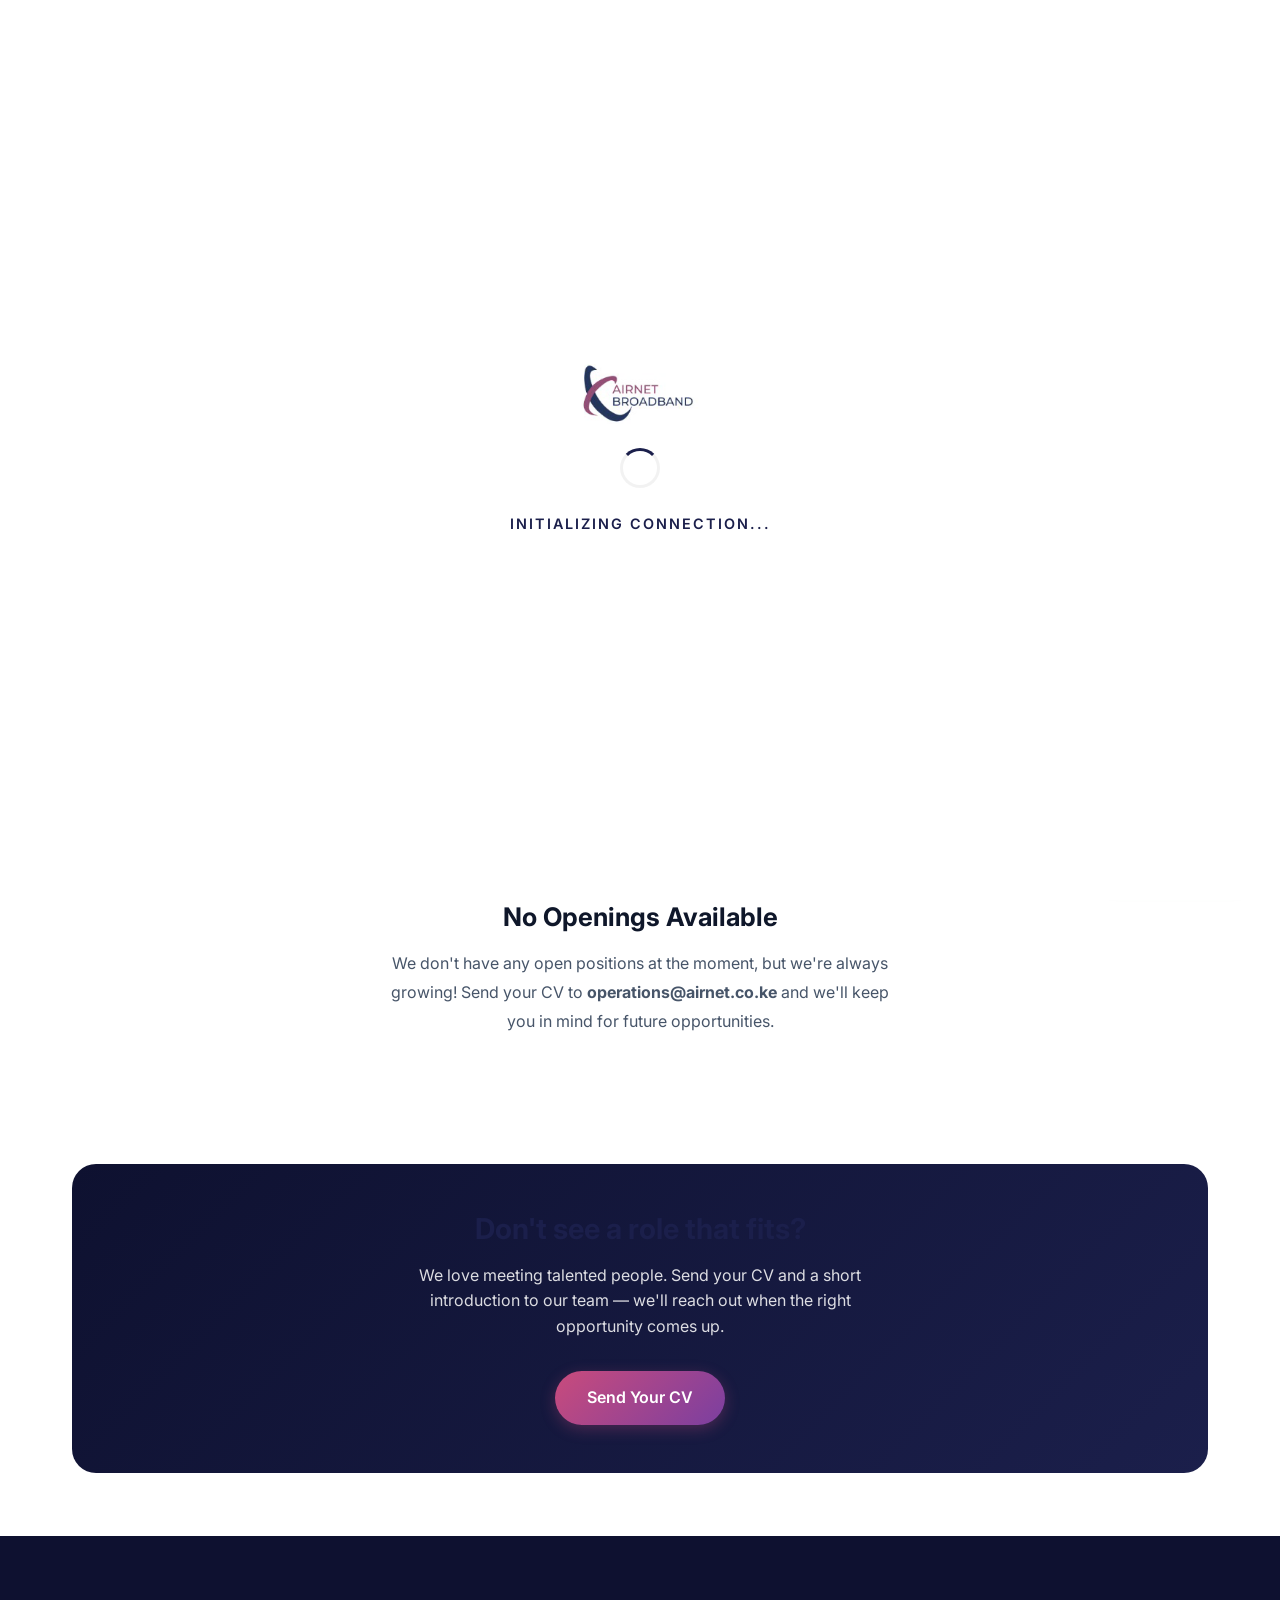
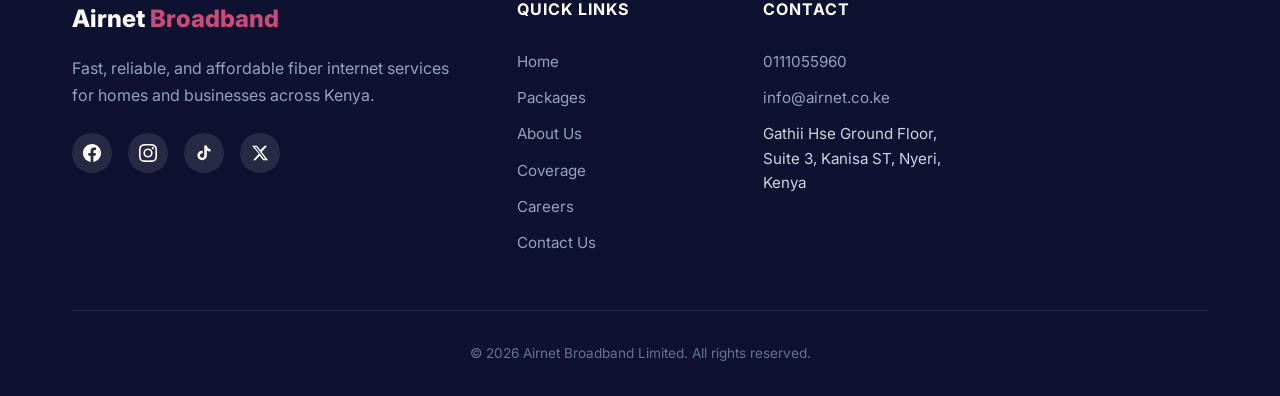
<file: careers.html>
<!DOCTYPE html>
<html lang="en">
<head>
  <meta charset="UTF-8">
  <meta name="viewport" content="width=device-width, initial-scale=1.0">
  <meta name="description" content="Careers at Airnet Broadband — Join our growing team and help connect Kenya with world-class fibre internet.">
  <title>Careers | Airnet Broadband</title>
  <link rel="stylesheet" href="css/airnet-style.css?v=2">
  <link rel="icon" type="image/png" href="assets/favicon.png">
  <style>
    /* ===== CAREERS PAGE SPECIFIC STYLES ===== */
    .careers-empty {
      text-align: center;
      padding: var(--space-3xl) var(--space-lg);
      max-width: 560px;
      margin: 0 auto;
    }
    .careers-empty-icon {
      width: 80px;
      height: 80px;
      background: linear-gradient(135deg, var(--primary-dark), var(--primary));
      border-radius: 50%;
      display: flex;
      align-items: center;
      justify-content: center;
      margin: 0 auto var(--space-xl);
    }
    .careers-empty-icon svg { color: var(--sky-blue); }
    .careers-empty h3 { font-size: 1.6rem; margin-bottom: var(--space-md); color: var(--gray-900); }
    .careers-empty p { color: var(--gray-600); line-height: 1.8; }

    .job-cards { display: flex; flex-direction: column; gap: var(--space-lg); margin-top: var(--space-2xl); }

    .job-card {
      background: var(--white);
      border: 1px solid var(--gray-200);
      border-radius: var(--radius-xl);
      padding: var(--space-xl) var(--space-2xl);
      display: grid;
      grid-template-columns: 1fr auto;
      gap: var(--space-lg);
      align-items: center;
      transition: box-shadow 0.25s ease, transform 0.25s ease;
      box-shadow: var(--shadow-sm);
    }
    .job-card:hover { box-shadow: var(--shadow-lg); transform: translateY(-3px); }

    .job-card-meta { display: flex; gap: var(--space-sm); flex-wrap: wrap; margin: var(--space-sm) 0; }
    .job-badge {
      display: inline-flex; align-items: center; gap: 5px;
      padding: 4px 12px; border-radius: var(--radius-full);
      font-size: 0.78rem; font-weight: 600;
    }
    .badge-dept { background: rgba(0,174,239,0.1); color: var(--primary); border: 1px solid rgba(0,174,239,0.3); }
    .badge-type { background: rgba(201,75,124,0.1); color: var(--accent); border: 1px solid rgba(201,75,124,0.3); }
    .badge-loc  { background: rgba(16,185,129,0.1); color: #059669; border: 1px solid rgba(16,185,129,0.3); }

    .job-card-title { font-size: 1.25rem; font-weight: 700; color: var(--gray-900); margin-bottom: var(--space-xs); }
    .job-card-desc { color: var(--gray-600); font-size: 0.95rem; line-height: 1.7; margin-top: var(--space-sm); }
    .job-deadline { font-size: 0.82rem; color: var(--gray-500); margin-top: var(--space-sm); }

    .job-card-action { display: flex; flex-direction: column; gap: var(--space-sm); align-items: flex-end; min-width: 140px; }

    .careers-cta-banner {
      background: linear-gradient(135deg, var(--primary-dark), var(--primary));
      border-radius: var(--radius-xl);
      padding: var(--space-2xl) var(--space-3xl);
      text-align: center;
      color: var(--white);
      margin-top: var(--space-3xl);
    }
    .careers-cta-banner h3 { font-size: 1.8rem; margin-bottom: var(--space-md); }
    .careers-cta-banner p { opacity: 0.85; margin-bottom: var(--space-xl); max-width: 500px; margin-left: auto; margin-right: auto; }

    #careers-loading { text-align: center; padding: var(--space-2xl); color: var(--gray-500); }

    @media (max-width: 768px) {
      .job-card { grid-template-columns: 1fr; }
      .job-card-action { align-items: flex-start; }
      .careers-cta-banner { padding: var(--space-xl) var(--space-lg); }
    }
  </style>
</head>
<body>

  <!-- Preloader -->
  <div id="preloader" class="preloader">
    <div class="preloader-content">
      <div class="logo-wrapper">
        <img src="assets/airnet_logo_vector.svg" alt="Airnet Broadband" onerror="this.src='assets/logo.png'">
        <div class="logo-shimmer"></div>
      </div>
      <div class="loader-spinner"></div>
      <p>Initializing Connection...</p>
    </div>
  </div>

  <!-- Fallback Data -->
  <script>
    window.AIRNET_DATA = {
      "company": { "name": "Airnet Broadband", "tagline": "Fast. Reliable. Affordable Internet" },
      "contact": {
        "phone": "0111055960", "whatsapp": "254711859885",
        "supportEmail": "info@airnet.co.ke", "operationsEmail": "operations@airnet.co.ke",
        "location": "Gathii Hse Ground Floor, Suite 3, Kanisa ST, Nyeri, Kenya",
        "socialMedia": { "facebook": "https://facebook.com/airnetke", "instagram": "https://www.instagram.com/airnetke?igsh=MWVpNWZsZzNxcWdibA==", "tiktok": "https://www.tiktok.com/@airnetke?_r=1&_t=ZS-95uq0iwRGdN" }
      }
    };
  </script>

  <!-- Top Bar -->
  <div class="top-bar">
    <div class="container">
      <div class="top-bar-left">
        <a href="#" id="topbar-phone">
          <svg width="14" height="14" viewBox="0 0 24 24" fill="none" stroke="currentColor" stroke-width="2"><path d="M22 16.92v3a2 2 0 0 1-2.18 2 19.79 19.79 0 0 1-8.63-3.07 19.5 19.5 0 0 1-6-6 19.79 19.79 0 0 1-3.07-8.67A2 2 0 0 1 4.11 2h3a2 2 0 0 1 2 1.72c.127.96.361 1.903.7 2.81a2 2 0 0 1-.45 2.11L8.09 9.91a16 16 0 0 0 6 6l1.27-1.27a2 2 0 0 1 2.11-.45c.907.339 1.85.573 2.81.7A2 2 0 0 1 22 16.92z"/></svg>
          <span id="topbar-phone-text"></span>
        </a>
        <a href="#" id="topbar-email">
          <svg width="14" height="14" viewBox="0 0 24 24" fill="none" stroke="currentColor" stroke-width="2"><path d="M4 4h16c1.1 0 2 .9 2 2v12c0 1.1-.9 2-2 2H4c-1.1 0-2-.9-2-2V6c0-1.1.9-2 2-2z"/><polyline points="22,6 12,13 2,6"/></svg>
          <span id="topbar-email-text"></span>
        </a>
      </div>
      <div class="top-bar-right"><div class="top-bar-social" id="topbar-social"></div></div>
    </div>
  </div>

  <!-- Navigation -->
  <nav class="navbar" id="navbar">
    <div class="container">
      <a href="index.html" class="nav-logo">
        <img src="assets/logo.png" alt="Airnet Broadband" onerror="this.style.display='none'">
        <div class="nav-logo-text">Airnet <span>Broadband</span></div>
      </a>
      <div class="nav-links" id="nav-links">
        <a href="index.html">Home</a>
        <a href="index.html#packages">Packages</a>
        <a href="services.html">Services</a>
        <a href="index.html#coverage">Coverage</a>
        <a href="careers.html">Careers</a>
        <div class="nav-dropdown" id="nav-more">
          <button class="nav-dropdown-toggle" id="nav-more-btn" aria-expanded="false">
            More
            <svg width="12" height="12" viewBox="0 0 24 24" fill="none" stroke="currentColor" stroke-width="2.5"><polyline points="6 9 12 15 18 9"/></svg>
          </button>
          <div class="nav-dropdown-menu" id="nav-more-menu">
            <a href="about.html">About Us</a>
            <a href="contact.html">Contact</a>
          </div>
        </div>
        <a href="quote.html" class="btn btn-primary nav-cta">Get a Quote</a>
      </div>
      <div class="hamburger" id="hamburger"><span></span><span></span><span></span></div>
    </div>
  </nav>
  <div class="nav-overlay" id="nav-overlay"></div>

  <!-- ===== HERO ===== -->
  <section class="page-hero contact-hero">
    <div class="page-hero-bg contact-hero-bg" style="background: linear-gradient(to right, rgba(14,17,48,0.88) 0%, rgba(27,31,75,0.7) 100%), url('assets/hero-bg.png') center/cover no-repeat;"></div>
    <div class="container">
      <div class="page-hero-content reveal">
        <span class="page-hero-badge">Join Our Team</span>
        <h1>Build Kenya's Digital <em>Future</em></h1>
      </div>
    </div>
  </section>

  <!-- ===== JOB LISTINGS ===== -->
  <section class="section" id="openings">
    <div class="container">
      <div class="section-title reveal">
        <div class="section-label">Opportunities</div>
        <h2>Current Openings</h2>
        <p>We're always looking for passionate people to join the Airnet family. Check back regularly for new roles.</p>
      </div>

      <div id="careers-loading">Loading openings...</div>
      <div id="job-cards" class="job-cards" style="display:none;"></div>
      <div id="careers-empty" class="careers-empty" style="display:none;">
        <div class="careers-empty-icon">
          <svg width="36" height="36" viewBox="0 0 24 24" fill="none" stroke="currentColor" stroke-width="1.5"><rect x="2" y="7" width="20" height="14" rx="2"/><path d="M16 7V5a2 2 0 0 0-2-2h-4a2 2 0 0 0-2 2v2"/><line x1="12" y1="12" x2="12" y2="16"/><line x1="10" y1="14" x2="14" y2="14"/></svg>
        </div>
        <h3>No Openings Available</h3>
        <p>We don't have any open positions at the moment, but we're always growing! Send your CV to <strong>operations@airnet.co.ke</strong> and we'll keep you in mind for future opportunities.</p>
      </div>

      <!-- CTA Banner -->
      <div class="careers-cta-banner reveal">
        <h3>Don't see a role that fits?</h3>
        <p>We love meeting talented people. Send your CV and a short introduction to our team — we'll reach out when the right opportunity comes up.</p>
        <a href="mailto:operations@airnet.co.ke?subject=Speculative Application - Airnet Broadband" class="btn btn-accent">Send Your CV</a>
      </div>
    </div>
  </section>

  <!-- ===== FOOTER ===== -->
  <footer class="footer">
    <div class="container">
      <div class="footer-grid">
        <div class="footer-brand">
          <div class="footer-logo-text">Airnet <span>Broadband</span></div>
          <p>Fast, reliable, and affordable fiber internet services for homes and businesses across Kenya.</p>
          <div class="footer-social" id="footer-social"></div>
        </div>
        <div class="footer-col">
          <h4>Quick Links</h4>
          <a href="index.html">Home</a>
          <a href="index.html#packages">Packages</a>
          <a href="about.html">About Us</a>
          <a href="index.html#coverage">Coverage</a>
          <a href="careers.html">Careers</a>
          <a href="index.html#contact">Contact Us</a>
        </div>
        <div class="footer-col">
          <h4>Contact</h4>
          <a href="#" id="footer-phone"></a>
          <a href="#" id="footer-email"></a>
          <p id="footer-location" style="padding: 6px 0; font-size: 0.95rem;"></p>
        </div>
      </div>
      <div class="footer-bottom">
        <p>&copy; <span id="footer-year"></span> Airnet Broadband Limited. All rights reserved.</p>
      </div>
    </div>
  </footer>
  <script>document.getElementById('footer-year').textContent = new Date().getFullYear();</script>

  <!-- WhatsApp Floating Button -->
  <a href="#" class="whatsapp-float" id="whatsapp-float" target="_blank" title="Chat on WhatsApp">
    <span class="whatsapp-float-text">Chat with us</span>
    <svg viewBox="0 0 24 24" fill="currentColor"><path d="M17.472 14.382c-.297-.149-1.758-.867-2.03-.967-.273-.099-.471-.148-.67.15-.197.297-.767.966-.94 1.164-.173.199-.347.223-.644.075-.297-.15-1.255-.463-2.39-1.475-.883-.788-1.48-1.761-1.653-2.059-.173-.297-.018-.458.13-.606.134-.133.298-.347.446-.52.149-.174.198-.298.298-.497.099-.198.05-.371-.025-.52-.075-.149-.669-1.612-.916-2.207-.242-.579-.487-.5-.669-.51-.173-.008-.371-.01-.57-.01-.198 0-.52.074-.792.372-.272.297-1.04 1.016-1.04 2.479 0 1.462 1.065 2.875 1.213 3.074.149.198 2.096 3.2 5.077 4.487.709.306 1.262.489 1.694.625.712.227 1.36.195 1.871.118.571-.085 1.758-.719 2.006-1.413.248-.694.248-1.289.173-1.413-.074-.124-.272-.198-.57-.347m-5.421 7.403h-.004a9.87 9.87 0 0 1-5.031-1.378l-.361-.214-3.741.982.998-3.648-.235-.374a9.86 9.86 0 0 1-1.51-5.26c.001-5.45 4.436-9.884 9.888-9.884 2.64 0 5.122 1.03 6.988 2.898a9.825 9.825 0 0 1 2.893 6.994c-.003 5.45-4.437 9.884-9.885 9.884m8.413-18.297A11.815 11.815 0 0 0 12.05 0C5.495 0 .16 5.335.157 11.892c0 2.096.547 4.142 1.588 5.945L.057 24l6.305-1.654a11.882 11.882 0 0 0 5.683 1.448h.005c6.554 0 11.89-5.335 11.893-11.893a11.821 11.821 0 0 0-3.48-8.413z"/></svg>
  </a>

  <script src="js/main.js"></script>
  <script>
    // Load job listings
    async function loadCareers() {
      const loading = document.getElementById('careers-loading');
      const empty   = document.getElementById('careers-empty');
      const cards   = document.getElementById('job-cards');

      try {
        const res  = await fetch('api/get-careers.php');
        const jobs = await res.json();
        loading.style.display = 'none';

        if (!jobs || jobs.length === 0) {
          empty.style.display = 'block';
          return;
        }

        cards.style.display = 'flex';
        cards.innerHTML = jobs.map(job => `
          <div class="job-card reveal">
            <div class="job-card-body">
              <div class="job-card-title">${job.title}</div>
              <div class="job-card-meta">
                ${job.department ? `<span class="job-badge badge-dept">${job.department}</span>` : ''}
                ${job.type      ? `<span class="job-badge badge-type">${job.type}</span>` : ''}
                ${job.location  ? `<span class="job-badge badge-loc">📍 ${job.location}</span>` : ''}
              </div>
              ${job.description ? `<p class="job-card-desc">${job.description}</p>` : ''}
              ${job.deadline    ? `<p class="job-deadline">⏳ Apply by: <strong>${job.deadline}</strong></p>` : ''}
            </div>
            <div class="job-card-action">
              <a href="mailto:operations@airnet.co.ke?subject=Application: ${encodeURIComponent(job.title)}" class="btn btn-primary">Apply Now</a>
            </div>
          </div>
        `).join('');

      } catch (e) {
        loading.style.display = 'none';
        empty.style.display = 'block';
      }
    }

    loadCareers();
  </script>
</body>
</html>
</file>
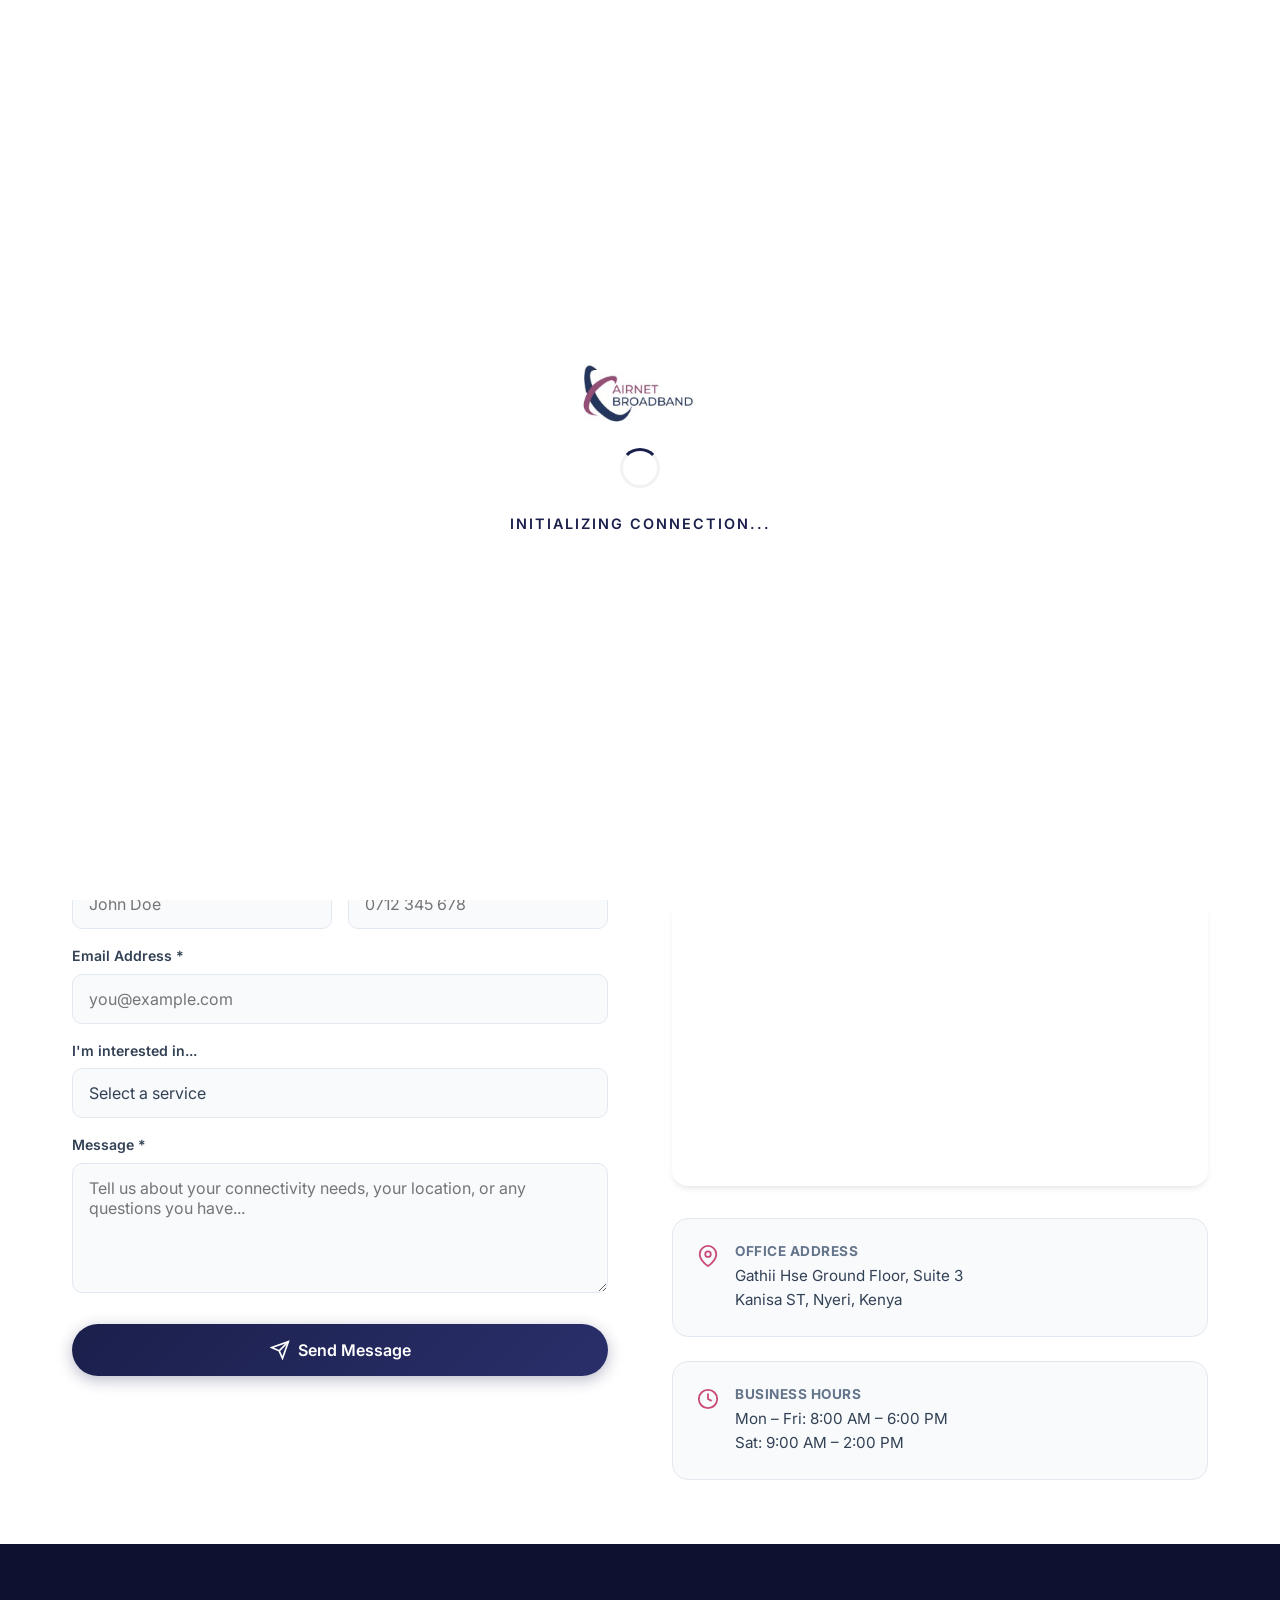
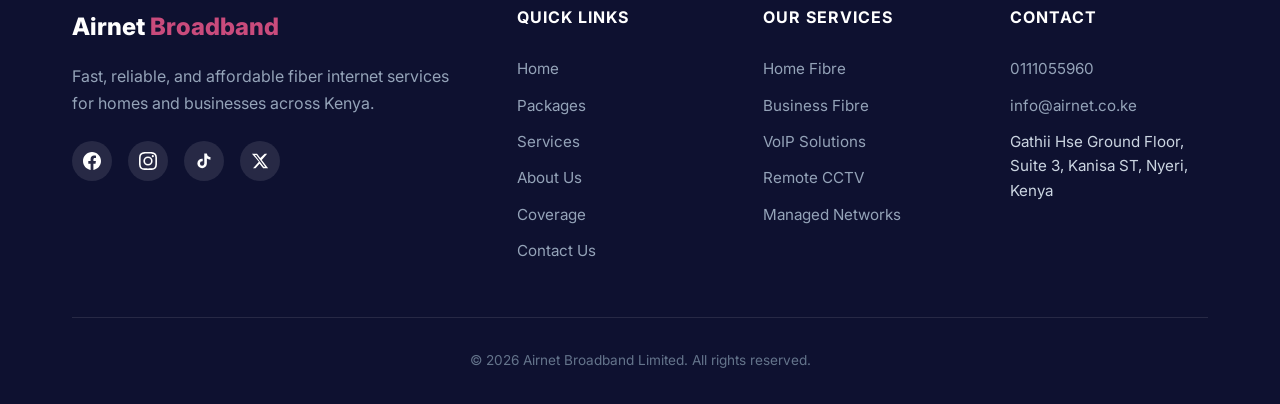
<file: contact.html>
<!DOCTYPE html>
<html lang="en">
<head>
  <meta charset="UTF-8">
  <meta name="viewport" content="width=device-width, initial-scale=1.0">
  <meta name="description" content="Contact Airnet Broadband — Get in touch with our team for home and business fibre internet in Kenya. Call, email, WhatsApp or visit our Nyeri office.">
  <title>Contact Us | Airnet Broadband</title>
  <link rel="stylesheet" href="css/airnet-style.css?v=2">
  <link rel="icon" type="image/png" href="assets/favicon.png">
</head>
<body>

  <!-- Preloader -->
  <div id="preloader" class="preloader">
    <div class="preloader-content">
      <div class="logo-wrapper">
        <img src="assets/airnet_logo_vector.svg" alt="Airnet Broadband" onerror="this.src='assets/logo.png'">
        <div class="logo-shimmer"></div>
      </div>
      <div class="loader-spinner"></div>
      <p>Initializing Connection...</p>
    </div>
  </div>

  <!-- Fallback Data -->
  <script>
    window.AIRNET_DATA = {
      "company": { "name": "Airnet Broadband", "tagline": "Fast. Reliable. Affordable Internet" },
      "contact": {
        "phone": "0111055960",
        "whatsapp": "254711859885",
        "supportEmail": "info@airnet.co.ke",
        "operationsEmail": "operations@airnet.co.ke",
        "location": "Gathii Hse Ground Floor, Suite 3, Kanisa ST, Nyeri, Kenya",
        "socialMedia": { "facebook": "https://facebook.com/airnetke", "instagram": "https://www.instagram.com/airnetke?igsh=MWVpNWZsZzNxcWdibA==", "tiktok": "https://www.tiktok.com/@airnetke?_r=1&_t=ZS-95uq0iwRGdN" }
      }
    };
  </script>

  <!-- Top Bar -->
  <div class="top-bar">
    <div class="container">
      <div class="top-bar-left">
        <a href="#" id="topbar-phone">
          <svg width="14" height="14" viewBox="0 0 24 24" fill="none" stroke="currentColor" stroke-width="2"><path d="M22 16.92v3a2 2 0 0 1-2.18 2 19.79 19.79 0 0 1-8.63-3.07 19.5 19.5 0 0 1-6-6 19.79 19.79 0 0 1-3.07-8.67A2 2 0 0 1 4.11 2h3a2 2 0 0 1 2 1.72c.127.96.361 1.903.7 2.81a2 2 0 0 1-.45 2.11L8.09 9.91a16 16 0 0 0 6 6l1.27-1.27a2 2 0 0 1 2.11-.45c.907.339 1.85.573 2.81.7A2 2 0 0 1 22 16.92z"/></svg>
          <span id="topbar-phone-text"></span>
        </a>
        <a href="#" id="topbar-email">
          <svg width="14" height="14" viewBox="0 0 24 24" fill="none" stroke="currentColor" stroke-width="2"><path d="M4 4h16c1.1 0 2 .9 2 2v12c0 1.1-.9 2-2 2H4c-1.1 0-2-.9-2-2V6c0-1.1.9-2 2-2z"/><polyline points="22,6 12,13 2,6"/></svg>
          <span id="topbar-email-text"></span>
        </a>
      </div>
      <div class="top-bar-right">
        <div class="top-bar-social" id="topbar-social"></div>
      </div>
    </div>
  </div>

  <!-- Navigation -->
  <nav class="navbar" id="navbar">
    <div class="container">
      <a href="index.html" class="nav-logo">
        <img src="assets/logo.png" alt="Airnet Broadband" onerror="this.style.display='none'">
        <div class="nav-logo-text">Airnet <span>Broadband</span></div>
      </a>
      <div class="nav-links" id="nav-links">
        <a href="index.html">Home</a>
        <a href="index.html#packages">Packages</a>
        <a href="services.html">Services</a>
        <a href="index.html#coverage">Coverage</a>
        <a href="careers.html">Careers</a>
        <div class="nav-dropdown" id="nav-more">
          <button class="nav-dropdown-toggle" id="nav-more-btn" aria-expanded="false">
            More
            <svg width="12" height="12" viewBox="0 0 24 24" fill="none" stroke="currentColor" stroke-width="2.5"><polyline points="6 9 12 15 18 9"/></svg>
          </button>
          <div class="nav-dropdown-menu" id="nav-more-menu">
            <a href="about.html">About Us</a>
            <a href="contact.html">Contact</a>
          </div>
        </div>
        <a href="quote.html" class="btn btn-primary nav-cta">Get a Quote</a>
      </div>
      <div class="hamburger" id="hamburger">
        <span></span><span></span><span></span>
      </div>
    </div>
  </nav>
  <div class="nav-overlay" id="nav-overlay"></div>

  <!-- ===== HERO ===== -->
  <section class="page-hero contact-hero">
    <div class="page-hero-bg contact-hero-bg"></div>
    <div class="container">
      <div class="page-hero-content reveal">
        <span class="page-hero-badge">We're Here to Help</span>
        <h1>Let's Get You <em>Connected</em></h1>
      </div>
    </div>
  </section>

  <!-- ===== QUICK CONTACT CARDS ===== -->
  <section class="section" style="padding-bottom: 0;" id="quick-contact">
    <div class="container">
      <div class="contact-page-quick-grid reveal">

        <a href="tel:0111055960" class="contact-page-quick-card">
          <div class="cpq-icon">
            <svg viewBox="0 0 24 24" fill="none" stroke="currentColor" stroke-width="2"><path d="M22 16.92v3a2 2 0 0 1-2.18 2 19.79 19.79 0 0 1-8.63-3.07 19.5 19.5 0 0 1-6-6 19.79 19.79 0 0 1-3.07-8.67A2 2 0 0 1 4.11 2h3a2 2 0 0 1 2 1.72c.127.96.361 1.903.7 2.81a2 2 0 0 1-.45 2.11L8.09 9.91a16 16 0 0 0 6 6l1.27-1.27a2 2 0 0 1 2.11-.45c.907.339 1.85.573 2.81.7A2 2 0 0 1 22 16.92z"/></svg>
          </div>
          <div>
            <h4>Call Us</h4>
            <p>0111 055 960</p>
          </div>
        </a>

        <a href="mailto:info@airnet.co.ke" class="contact-page-quick-card">
          <div class="cpq-icon">
            <svg viewBox="0 0 24 24" fill="none" stroke="currentColor" stroke-width="2"><path d="M4 4h16c1.1 0 2 .9 2 2v12c0 1.1-.9 2-2 2H4c-1.1 0-2-.9-2-2V6c0-1.1.9-2 2-2z"/><polyline points="22,6 12,13 2,6"/></svg>
          </div>
          <div>
            <h4>Email Support</h4>
            <p>info@airnet.co.ke</p>
          </div>
        </a>

        <a href="mailto:operations@airnet.co.ke" class="contact-page-quick-card">
          <div class="cpq-icon">
            <svg viewBox="0 0 24 24" fill="none" stroke="currentColor" stroke-width="2"><path d="M20 21v-2a4 4 0 0 0-4-4H8a4 4 0 0 0-4 4v2"/><circle cx="12" cy="7" r="4"/></svg>
          </div>
          <div>
            <h4>Operations</h4>
            <p>operations@airnet.co.ke</p>
          </div>
        </a>

        <a href="https://wa.me/254711859885" class="contact-page-quick-card contact-page-quick-card--wa" target="_blank">
          <div class="cpq-icon">
            <svg viewBox="0 0 24 24" fill="currentColor"><path d="M17.472 14.382c-.297-.149-1.758-.867-2.03-.967-.273-.099-.471-.148-.67.15-.197.297-.767.966-.94 1.164-.173.199-.347.223-.644.075-.297-.15-1.255-.463-2.39-1.475-.883-.788-1.48-1.761-1.653-2.059-.173-.297-.018-.458.13-.606.134-.133.298-.347.446-.52.149-.174.198-.298.298-.497.099-.198.05-.371-.025-.52-.075-.149-.669-1.612-.916-2.207-.242-.579-.487-.5-.669-.51-.173-.008-.371-.01-.57-.01-.198 0-.52.074-.792.372-.272.297-1.04 1.016-1.04 2.479 0 1.462 1.065 2.875 1.213 3.074.149.198 2.096 3.2 5.077 4.487.709.306 1.262.489 1.694.625.712.227 1.36.195 1.871.118.571-.085 1.758-.719 2.006-1.413.248-.694.248-1.289.173-1.413-.074-.124-.272-.198-.57-.347m-5.421 7.403h-.004a9.87 9.87 0 0 1-5.031-1.378l-.361-.214-3.741.982.998-3.648-.235-.374a9.86 9.86 0 0 1-1.51-5.26c.001-5.45 4.436-9.884 9.888-9.884 2.64 0 5.122 1.03 6.988 2.898a9.825 9.825 0 0 1 2.893 6.994c-.003 5.45-4.437 9.884-9.885 9.884m8.413-18.297A11.815 11.815 0 0 0 12.05 0C5.495 0 .16 5.335.157 11.892c0 2.096.547 4.142 1.588 5.945L.057 24l6.305-1.654a11.882 11.882 0 0 0 5.683 1.448h.005c6.554 0 11.89-5.335 11.893-11.893a11.821 11.821 0 0 0-3.48-8.413z"/></svg>
          </div>
          <div>
            <h4>WhatsApp Us</h4>
            <p>Fastest Response</p>
          </div>
        </a>

      </div>
    </div>
  </section>

  <!-- ===== CONTACT FORM + MAP ===== -->
  <section class="section" id="contact-form">
    <div class="container">
      <div class="contact-page-layout">

        <!-- Form Column -->
        <div class="reveal">
          <div class="section-label">Send a Message</div>
          <h2 class="contact-page-heading">We'll get back to <em>you</em> within 24 hours</h2>
          <form class="contact-page-form" id="contactPageForm">
            <div class="cpf-row">
              <div class="form-group">
                <label for="cp-name">Full Name *</label>
                <input type="text" id="cp-name" name="name" placeholder="John Doe" required>
              </div>
              <div class="form-group">
                <label for="cp-phone">Phone Number *</label>
                <input type="tel" id="cp-phone" name="phone" placeholder="0712 345 678" required>
              </div>
            </div>
            <div class="form-group">
              <label for="cp-email">Email Address *</label>
              <input type="email" id="cp-email" name="email" placeholder="you@example.com" required>
            </div>
            <div class="form-group">
              <label for="cp-service">I'm interested in...</label>
              <select id="cp-service" name="service">
                <option value="">Select a service</option>
                <option value="home-fibre">Home Fibre</option>
                <option value="business-fibre">Business Fibre</option>
                <option value="voip">VoIP Solutions</option>
                <option value="cctv">CCTV Connectivity</option>
                <option value="wireless">Wireless Broadband</option>
                <option value="networking">Managed Networking</option>
                <option value="other">Other</option>
              </select>
            </div>
            <div class="form-group">
              <label for="cp-message">Message *</label>
              <textarea id="cp-message" name="message" rows="5" placeholder="Tell us about your connectivity needs, your location, or any questions you have..." required></textarea>
            </div>
            <div id="form-feedback" class="form-feedback" style="display:none;"></div>
            <button type="submit" class="btn btn-primary" id="cp-submit">
              <svg viewBox="0 0 24 24" fill="none" stroke="currentColor" stroke-width="2" width="18" height="18"><line x1="22" y1="2" x2="11" y2="13"/><polygon points="22 2 15 22 11 13 2 9 22 2"/></svg>
              Send Message
            </button>
          </form>
        </div>

        <!-- Map + Info Column -->
        <div class="contact-page-info reveal reveal-delay-2">
          <div class="section-label">Find Us</div>
          <h2 class="contact-page-heading">Visit our <em>Nyeri</em> office</h2>
          <p style="color: var(--gray-600); margin-bottom: var(--space-xl); line-height: 1.8;">We're based in the heart of Nyeri town. Walk in anytime during business hours and our team will be happy to assist you.</p>

          <!-- Map Embed -->
          <div class="contact-map-embed">
            <iframe
              src="https://maps.google.com/maps?q=Ibis%20hotel%20nyeri&t=&z=16&ie=UTF8&iwloc=&output=embed"
              width="100%" height="280" style="border:0; border-radius: var(--radius-lg);" allowfullscreen="" loading="lazy">
            </iframe>
          </div>

          <!-- Office Details -->
          <div class="contact-page-details">
            <div class="cpd-item">
              <svg viewBox="0 0 24 24" fill="none" stroke="currentColor" stroke-width="2"><path d="M21 10c0 7-9 13-9 13s-9-6-9-13a9 9 0 0 1 18 0z"/><circle cx="12" cy="10" r="3"/></svg>
              <div>
                <h5>Office Address</h5>
                <p>Gathii Hse Ground Floor, Suite 3<br>Kanisa ST, Nyeri, Kenya</p>
              </div>
            </div>
            <div class="cpd-item">
              <svg viewBox="0 0 24 24" fill="none" stroke="currentColor" stroke-width="2"><circle cx="12" cy="12" r="10"/><polyline points="12 6 12 12 16 14"/></svg>
              <div>
                <h5>Business Hours</h5>
                <p>Mon – Fri: 8:00 AM – 6:00 PM<br>Sat: 9:00 AM – 2:00 PM</p>
              </div>
            </div>
          </div>
        </div>

      </div>
    </div>
  </section>

  <!-- ===== FOOTER ===== -->
  <footer class="footer">
    <div class="container">
      <div class="footer-grid">
        <div class="footer-brand">
          <div class="footer-logo-text">Airnet <span>Broadband</span></div>
          <p>Fast, reliable, and affordable fiber internet services for homes and businesses across Kenya.</p>
          <div class="footer-social" id="footer-social"></div>
        </div>
        <div class="footer-col">
          <h4>Quick Links</h4>
          <a href="index.html">Home</a>
        <a href="index.html#packages">Packages</a>
          <a href="services.html">Services</a>
          <a href="about.html">About Us</a>
          <a href="index.html#coverage">Coverage</a>
          <a href="contact.html">Contact Us</a>
        </div>
        <div class="footer-col">
          <h4>Our Services</h4>
          <a href="services.html">Home Fibre</a>
          <a href="services.html">Business Fibre</a>
          <a href="services.html">VoIP Solutions</a>
          <a href="services.html">Remote CCTV</a>
          <a href="services.html">Managed Networks</a>
        </div>
        <div class="footer-col">
          <h4>Contact</h4>
          <a href="#" id="footer-phone"></a>
          <a href="#" id="footer-email"></a>
          <p id="footer-location" style="padding: 6px 0; font-size: 0.95rem;"></p>
        </div>
      </div>
      <div class="footer-bottom">
        <p>&copy; <span id="footer-year"></span> Airnet Broadband Limited. All rights reserved.</p>
      </div>
    </div>
  </footer>
  <script>document.getElementById('footer-year').textContent = new Date().getFullYear();</script>

  <!-- WhatsApp Float -->
  <a href="#" class="whatsapp-float" id="whatsapp-float" target="_blank" title="Chat on WhatsApp">
    <span class="whatsapp-float-text">Chat with us</span>
    <svg viewBox="0 0 24 24" fill="currentColor"><path d="M17.472 14.382c-.297-.149-1.758-.867-2.03-.967-.273-.099-.471-.148-.67.15-.197.297-.767.966-.94 1.164-.173.199-.347.223-.644.075-.297-.15-1.255-.463-2.39-1.475-.883-.788-1.48-1.761-1.653-2.059-.173-.297-.018-.458.13-.606.134-.133.298-.347.446-.52.149-.174.198-.298.298-.497.099-.198.05-.371-.025-.52-.075-.149-.669-1.612-.916-2.207-.242-.579-.487-.5-.669-.51-.173-.008-.371-.01-.57-.01-.198 0-.52.074-.792.372-.272.297-1.04 1.016-1.04 2.479 0 1.462 1.065 2.875 1.213 3.074.149.198 2.096 3.2 5.077 4.487.709.306 1.262.489 1.694.625.712.227 1.36.195 1.871.118.571-.085 1.758-.719 2.006-1.413.248-.694.248-1.289.173-1.413-.074-.124-.272-.198-.57-.347m-5.421 7.403h-.004a9.87 9.87 0 0 1-5.031-1.378l-.361-.214-3.741.982.998-3.648-.235-.374a9.86 9.86 0 0 1-1.51-5.26c.001-5.45 4.436-9.884 9.888-9.884 2.64 0 5.122 1.03 6.988 2.898a9.825 9.825 0 0 1 2.893 6.994c-.003 5.45-4.437 9.884-9.885 9.884m8.413-18.297A11.815 11.815 0 0 0 12.05 0C5.495 0 .16 5.335.157 11.892c0 2.096.547 4.142 1.588 5.945L.057 24l6.305-1.654a11.882 11.882 0 0 0 5.683 1.448h.005c6.554 0 11.89-5.335 11.893-11.893a11.821 11.821 0 0 0-3.48-8.413z"/></svg>
  </a>

  <script src="js/main.js"></script>

  <script>
    // Contact Page Form Handler
    document.getElementById('contactPageForm').addEventListener('submit', async function(e) {
      e.preventDefault();
      const btn = document.getElementById('cp-submit');
      const feedback = document.getElementById('form-feedback');
      btn.textContent = 'Sending...';
      btn.disabled = true;

      const data = {
        name: document.getElementById('cp-name').value,
        phone: document.getElementById('cp-phone').value,
        email: document.getElementById('cp-email').value,
        service: document.getElementById('cp-service').value,
        message: document.getElementById('cp-message').value,
      };

      try {
        const response = await fetch('api/send-mail.php', {
          method: 'POST',
          headers: { 'Content-Type': 'application/json' },
          body: JSON.stringify(data)
        });
        const result = await response.json();
        if (result.success) {
          feedback.style.display = 'block';
          feedback.className = 'form-feedback form-feedback--success';
          feedback.textContent = '✅ Thank you! Your message has been sent. We\'ll get back to you within 24 hours.';
          this.reset();
        } else {
          throw new Error(result.message || 'Server error');
        }
      } catch (err) {
        feedback.style.display = 'block';
        feedback.className = 'form-feedback form-feedback--error';
        feedback.textContent = '❌ Could not send your message right now. Please call or WhatsApp us directly.';
      }
      btn.innerHTML = '<svg viewBox="0 0 24 24" fill="none" stroke="currentColor" stroke-width="2" width="18" height="18"><line x1="22" y1="2" x2="11" y2="13"/><polygon points="22 2 15 22 11 13 2 9 22 2"/></svg> Send Message';
      btn.disabled = false;
    });
  </script>
</body>
</html>
</file>
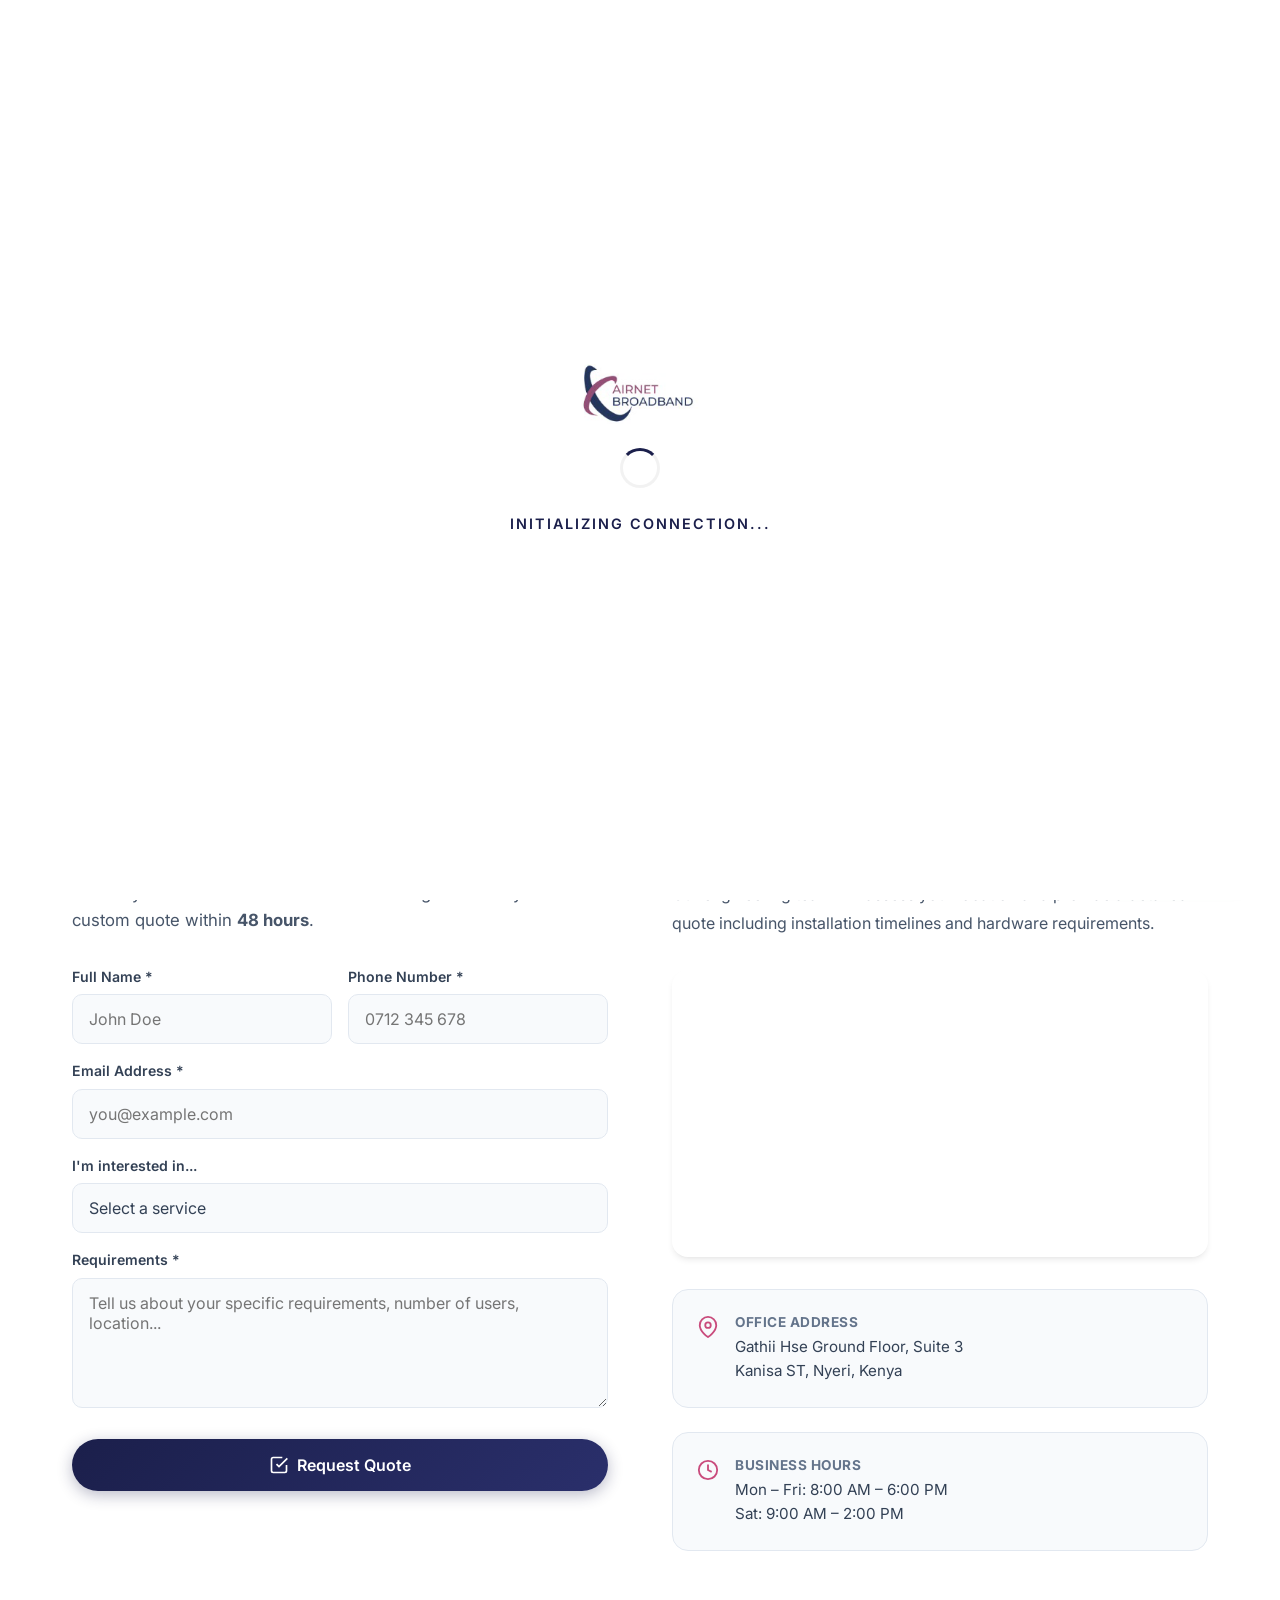
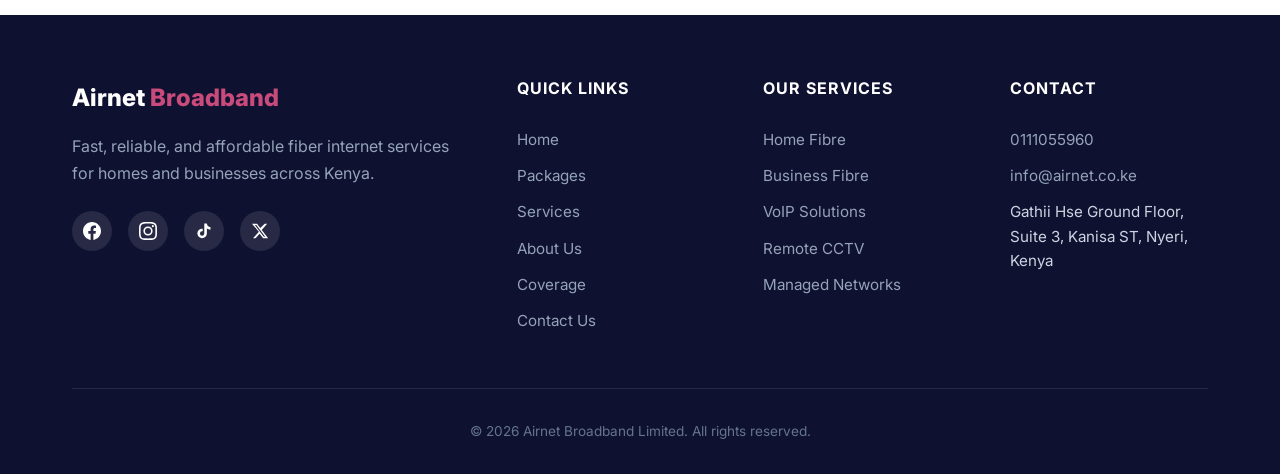
<file: quote.html>
<!DOCTYPE html>
<html lang="en">
<head>
  <meta charset="UTF-8">
  <meta name="viewport" content="width=device-width, initial-scale=1.0">
  <meta name="description" content="Request a custom quote for Airnet Broadband internet packages.">
  <title>Get a Quote | Airnet Broadband</title>
  <link rel="stylesheet" href="css/airnet-style.css?v=2">
  <link rel="icon" type="image/png" href="assets/favicon.png">
</head>
<body>

  <!-- Preloader -->
  <div id="preloader" class="preloader">
    <div class="preloader-content">
      <div class="logo-wrapper">
        <img src="assets/airnet_logo_vector.svg" alt="Airnet Broadband" onerror="this.src='assets/logo.png'">
        <div class="logo-shimmer"></div>
      </div>
      <div class="loader-spinner"></div>
      <p>Initializing Connection...</p>
    </div>
  </div>

  <!-- Fallback Data -->
  <script>
    window.AIRNET_DATA = {
      "company": { "name": "Airnet Broadband", "tagline": "Fast. Reliable. Affordable Internet" },
      "contact": {
        "phone": "0111055960",
        "whatsapp": "254711859885",
        "supportEmail": "info@airnet.co.ke",
        "operationsEmail": "operations@airnet.co.ke",
        "location": "Gathii Hse Ground Floor, Suite 3, Kanisa ST, Nyeri, Kenya",
        "socialMedia": { "facebook": "https://facebook.com/airnetke", "instagram": "https://www.instagram.com/airnetke?igsh=MWVpNWZsZzNxcWdibA==", "tiktok": "https://www.tiktok.com/@airnetke?_r=1&_t=ZS-95uq0iwRGdN" }
      }
    };
  </script>

  <!-- Top Bar -->
  <div class="top-bar">
    <div class="container">
      <div class="top-bar-left">
        <a href="#" id="topbar-phone">
          <svg width="14" height="14" viewBox="0 0 24 24" fill="none" stroke="currentColor" stroke-width="2"><path d="M22 16.92v3a2 2 0 0 1-2.18 2 19.79 19.79 0 0 1-8.63-3.07 19.5 19.5 0 0 1-6-6 19.79 19.79 0 0 1-3.07-8.67A2 2 0 0 1 4.11 2h3a2 2 0 0 1 2 1.72c.127.96.361 1.903.7 2.81a2 2 0 0 1-.45 2.11L8.09 9.91a16 16 0 0 0 6 6l1.27-1.27a2 2 0 0 1 2.11-.45c.907.339 1.85.573 2.81.7A2 2 0 0 1 22 16.92z"/></svg>
          <span id="topbar-phone-text"></span>
        </a>
        <a href="#" id="topbar-email">
          <svg width="14" height="14" viewBox="0 0 24 24" fill="none" stroke="currentColor" stroke-width="2"><path d="M4 4h16c1.1 0 2 .9 2 2v12c0 1.1-.9 2-2 2H4c-1.1 0-2-.9-2-2V6c0-1.1.9-2 2-2z"/><polyline points="22,6 12,13 2,6"/></svg>
          <span id="topbar-email-text"></span>
        </a>
      </div>
      <div class="top-bar-right">
        <div class="top-bar-social" id="topbar-social"></div>
      </div>
    </div>
  </div>

  <!-- Navigation -->
  <nav class="navbar" id="navbar">
    <div class="container">
      <a href="index.html" class="nav-logo">
        <img src="assets/logo.png" alt="Airnet Broadband" onerror="this.style.display='none'">
        <div class="nav-logo-text">Airnet <span>Broadband</span></div>
      </a>
      <div class="nav-links" id="nav-links">
        <a href="index.html">Home</a>
        <a href="index.html#packages">Packages</a>
        <a href="services.html">Services</a>
        <a href="index.html#coverage">Coverage</a>
        <a href="careers.html">Careers</a>
        <div class="nav-dropdown" id="nav-more">
          <button class="nav-dropdown-toggle" id="nav-more-btn" aria-expanded="false">
            More
            <svg width="12" height="12" viewBox="0 0 24 24" fill="none" stroke="currentColor" stroke-width="2.5"><polyline points="6 9 12 15 18 9"/></svg>
          </button>
          <div class="nav-dropdown-menu" id="nav-more-menu">
            <a href="about.html">About Us</a>
            <a href="contact.html">Contact</a>
          </div>
        </div>
        <a href="quote.html" class="btn btn-primary nav-cta">Get a Quote</a>
      </div>
      <div class="hamburger" id="hamburger">
        <span></span><span></span><span></span>
      </div>
    </div>
  </nav>
  <div class="nav-overlay" id="nav-overlay"></div>

  <!-- ===== HERO ===== -->
  <section class="page-hero">
    <div class="page-hero-bg"></div>
    <div class="container">
      <div class="page-hero-content reveal">
        <span class="page-hero-badge">Custom Solutions</span>
        <h1>Request a<br><em>Quote</em></h1>
        <p>Looking for a specific internet package or enterprise solution? Fill out the form below and our team will get back to you with a tailored quote.</p>
        <a href="#quote-form" class="btn btn-primary">Start Your Request</a>
      </div>
    </div>
  </section>



  <!-- ===== QUOTE FORM + MAP ===== -->
  <section class="section" id="quote-form">
    <div class="container">
      <div class="contact-page-layout">

        <!-- Form Column -->
        <div class="reveal">
          <div class="section-label">Request a Quote</div>
          <h2 class="contact-page-heading">Tell us what you <em>need</em></h2>
          <p style="color: var(--gray-600); margin-bottom: var(--space-xl); font-size: 1.05rem;">Submit your details below and our team will get back to you with a custom quote within <strong>48 hours</strong>.</p>
          <form class="contact-page-form" id="contactPageForm">
            <div class="cpf-row">
              <div class="form-group">
                <label for="cp-name">Full Name *</label>
                <input type="text" id="cp-name" name="name" placeholder="John Doe" required>
              </div>
              <div class="form-group">
                <label for="cp-phone">Phone Number *</label>
                <input type="tel" id="cp-phone" name="phone" placeholder="0712 345 678" required>
              </div>
            </div>
            <div class="form-group">
              <label for="cp-email">Email Address *</label>
              <input type="email" id="cp-email" name="email" placeholder="you@example.com" required>
            </div>
            <div class="form-group">
              <label for="cp-service">I'm interested in...</label>
              <select id="cp-service" name="service">
                <option value="">Select a service</option>
                <option value="home-fibre">Home Fibre</option>
                <option value="business-fibre">Business Fibre</option>
                <option value="voip">VoIP Solutions</option>
                <option value="cctv">CCTV Connectivity</option>
                <option value="wireless">Wireless Broadband</option>
                <option value="networking">Managed Networking</option>
                <option value="other">Other</option>
              </select>
            </div>
            <div class="form-group">
              <label for="cp-message">Requirements *</label>
              <textarea id="cp-message" name="message" rows="5" placeholder="Tell us about your specific requirements, number of users, location..." required></textarea>
            </div>
            <div id="form-feedback" class="form-feedback" style="display:none;"></div>
            <button type="submit" class="btn btn-primary" id="cp-submit">
              <svg viewBox="0 0 24 24" fill="none" stroke="currentColor" stroke-width="2" width="18" height="18"><polyline points="9 11 12 14 22 4"/><path d="M21 12v7a2 2 0 0 1-2 2H5a2 2 0 0 1-2-2V5a2 2 0 0 1 2-2h11"/></svg>
              Request Quote
            </button>
          </form>
        </div>

        <!-- Map + Info Column -->
        <div class="contact-page-info reveal reveal-delay-2">
          <div class="section-label">Our Setup</div>
          <h2 class="contact-page-heading">Fast, reliable <em>installations</em></h2>
          <p style="color: var(--gray-600); margin-bottom: var(--space-xl); line-height: 1.8;">Our engineering team will assess your location and provide a detailed quote including installation timelines and hardware requirements.</p>

          <!-- Map Embed -->
          <div class="contact-map-embed">
            <iframe
              src="https://maps.google.com/maps?q=Ibis%20hotel%20nyeri&t=&z=16&ie=UTF8&iwloc=&output=embed"
              width="100%" height="280" style="border:0; border-radius: var(--radius-lg);" allowfullscreen="" loading="lazy">
            </iframe>
          </div>

          <!-- Office Details -->
          <div class="contact-page-details">
            <div class="cpd-item">
              <svg viewBox="0 0 24 24" fill="none" stroke="currentColor" stroke-width="2"><path d="M21 10c0 7-9 13-9 13s-9-6-9-13a9 9 0 0 1 18 0z"/><circle cx="12" cy="10" r="3"/></svg>
              <div>
                <h5>Office Address</h5>
                <p>Gathii Hse Ground Floor, Suite 3<br>Kanisa ST, Nyeri, Kenya</p>
              </div>
            </div>
            <div class="cpd-item">
              <svg viewBox="0 0 24 24" fill="none" stroke="currentColor" stroke-width="2"><circle cx="12" cy="12" r="10"/><polyline points="12 6 12 12 16 14"/></svg>
              <div>
                <h5>Business Hours</h5>
                <p>Mon – Fri: 8:00 AM – 6:00 PM<br>Sat: 9:00 AM – 2:00 PM</p>
              </div>
            </div>
          </div>
        </div>

      </div>
    </div>
  </section>

  <!-- ===== FOOTER ===== -->
  <footer class="footer">
    <div class="container">
      <div class="footer-grid">
        <div class="footer-brand">
          <div class="footer-logo-text">Airnet <span>Broadband</span></div>
          <p>Fast, reliable, and affordable fiber internet services for homes and businesses across Kenya.</p>
          <div class="footer-social" id="footer-social"></div>
        </div>
        <div class="footer-col">
          <h4>Quick Links</h4>
          <a href="index.html">Home</a>
        <a href="index.html#packages">Packages</a>
          <a href="services.html">Services</a>
          <a href="about.html">About Us</a>
          <a href="index.html#coverage">Coverage</a>
          <a href="contact.html">Contact Us</a>
        </div>
        <div class="footer-col">
          <h4>Our Services</h4>
          <a href="services.html">Home Fibre</a>
          <a href="services.html">Business Fibre</a>
          <a href="services.html">VoIP Solutions</a>
          <a href="services.html">Remote CCTV</a>
          <a href="services.html">Managed Networks</a>
        </div>
        <div class="footer-col">
          <h4>Contact</h4>
          <a href="#" id="footer-phone"></a>
          <a href="#" id="footer-email"></a>
          <p id="footer-location" style="padding: 6px 0; font-size: 0.95rem;"></p>
        </div>
      </div>
      <div class="footer-bottom">
        <p>&copy; <span id="footer-year"></span> Airnet Broadband Limited. All rights reserved.</p>
      </div>
    </div>
  </footer>
  <script>document.getElementById('footer-year').textContent = new Date().getFullYear();</script>

  <!-- WhatsApp Float -->
  <a href="#" class="whatsapp-float" id="whatsapp-float" target="_blank" title="Chat on WhatsApp">
    <span class="whatsapp-float-text">Chat with us</span>
    <svg viewBox="0 0 24 24" fill="currentColor"><path d="M17.472 14.382c-.297-.149-1.758-.867-2.03-.967-.273-.099-.471-.148-.67.15-.197.297-.767.966-.94 1.164-.173.199-.347.223-.644.075-.297-.15-1.255-.463-2.39-1.475-.883-.788-1.48-1.761-1.653-2.059-.173-.297-.018-.458.13-.606.134-.133.298-.347.446-.52.149-.174.198-.298.298-.497.099-.198.05-.371-.025-.52-.075-.149-.669-1.612-.916-2.207-.242-.579-.487-.5-.669-.51-.173-.008-.371-.01-.57-.01-.198 0-.52.074-.792.372-.272.297-1.04 1.016-1.04 2.479 0 1.462 1.065 2.875 1.213 3.074.149.198 2.096 3.2 5.077 4.487.709.306 1.262.489 1.694.625.712.227 1.36.195 1.871.118.571-.085 1.758-.719 2.006-1.413.248-.694.248-1.289.173-1.413-.074-.124-.272-.198-.57-.347m-5.421 7.403h-.004a9.87 9.87 0 0 1-5.031-1.378l-.361-.214-3.741.982.998-3.648-.235-.374a9.86 9.86 0 0 1-1.51-5.26c.001-5.45 4.436-9.884 9.888-9.884 2.64 0 5.122 1.03 6.988 2.898a9.825 9.825 0 0 1 2.893 6.994c-.003 5.45-4.437 9.884-9.885 9.884m8.413-18.297A11.815 11.815 0 0 0 12.05 0C5.495 0 .16 5.335.157 11.892c0 2.096.547 4.142 1.588 5.945L.057 24l6.305-1.654a11.882 11.882 0 0 0 5.683 1.448h.005c6.554 0 11.89-5.335 11.893-11.893a11.821 11.821 0 0 0-3.48-8.413z"/></svg>
  </a>

  <script src="js/main.js"></script>

  <script>
    // Contact Page Form Handler
    document.getElementById('contactPageForm').addEventListener('submit', async function(e) {
      e.preventDefault();
      const btn = document.getElementById('cp-submit');
      const feedback = document.getElementById('form-feedback');
      btn.textContent = 'Sending...';
      btn.disabled = true;

      const data = {
        name: document.getElementById('cp-name').value,
        phone: document.getElementById('cp-phone').value,
        email: document.getElementById('cp-email').value,
        service: document.getElementById('cp-service').value,
        message: document.getElementById('cp-message').value,
      };

      try {
        const response = await fetch('api/send-mail.php', {
          method: 'POST',
          headers: { 'Content-Type': 'application/json' },
          body: JSON.stringify(data)
        });
        const result = await response.json();
        if (result.success) {
          feedback.style.display = 'block';
          feedback.className = 'form-feedback form-feedback--success';
          feedback.textContent = '✅ Thank you! Your quote request has been sent. We\'ll get back to you with pricing shortly.';
          this.reset();
        } else {
          throw new Error(result.message || 'Server error');
        }
      } catch (err) {
        feedback.style.display = 'block';
        feedback.className = 'form-feedback form-feedback--error';
        feedback.textContent = '❌ Could not send your request right now. Please call or WhatsApp us directly.';
      }
      btn.innerHTML = '<svg viewBox="0 0 24 24" fill="none" stroke="currentColor" stroke-width="2" width="18" height="18"><polyline points="9 11 12 14 22 4"/><path d="M21 12v7a2 2 0 0 1-2 2H5a2 2 0 0 1-2-2V5a2 2 0 0 1 2-2h11"/></svg> Request Quote';
      btn.disabled = false;
    });
  </script>
</body>
</html>
</file>
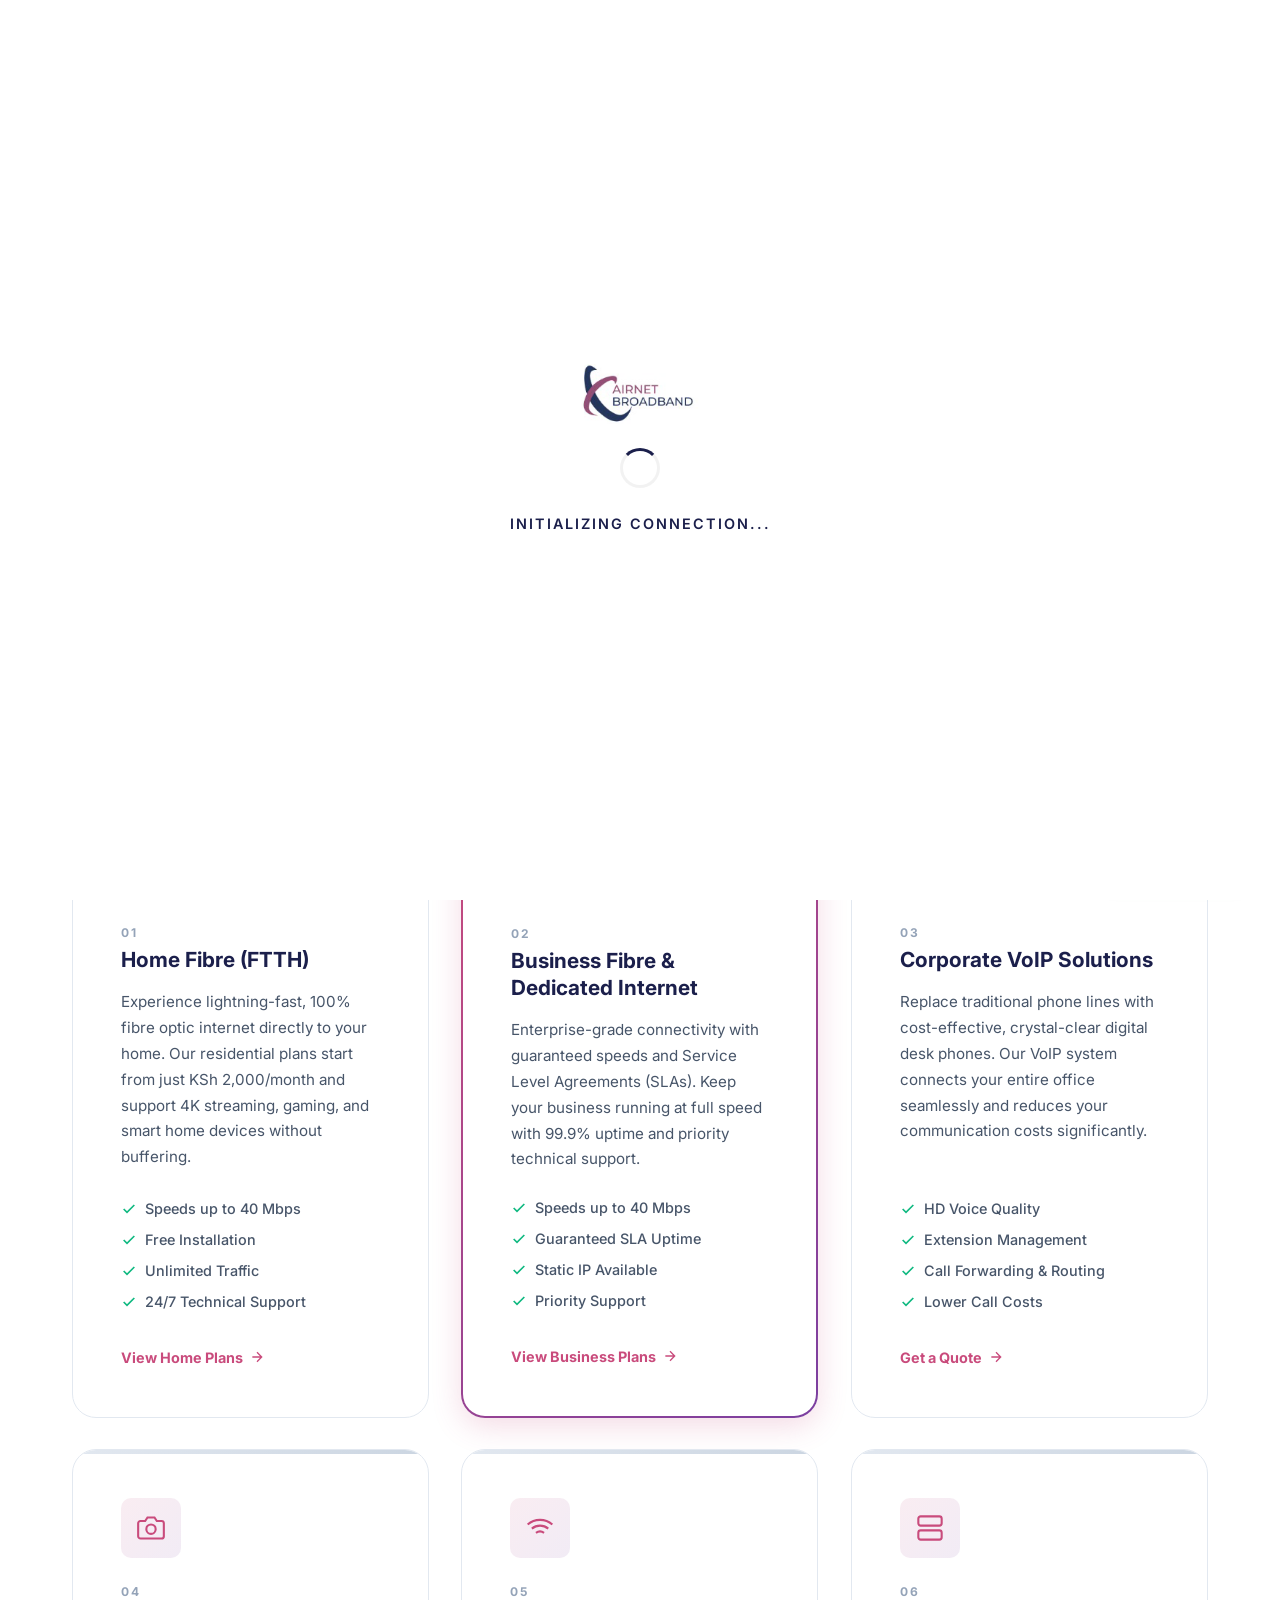
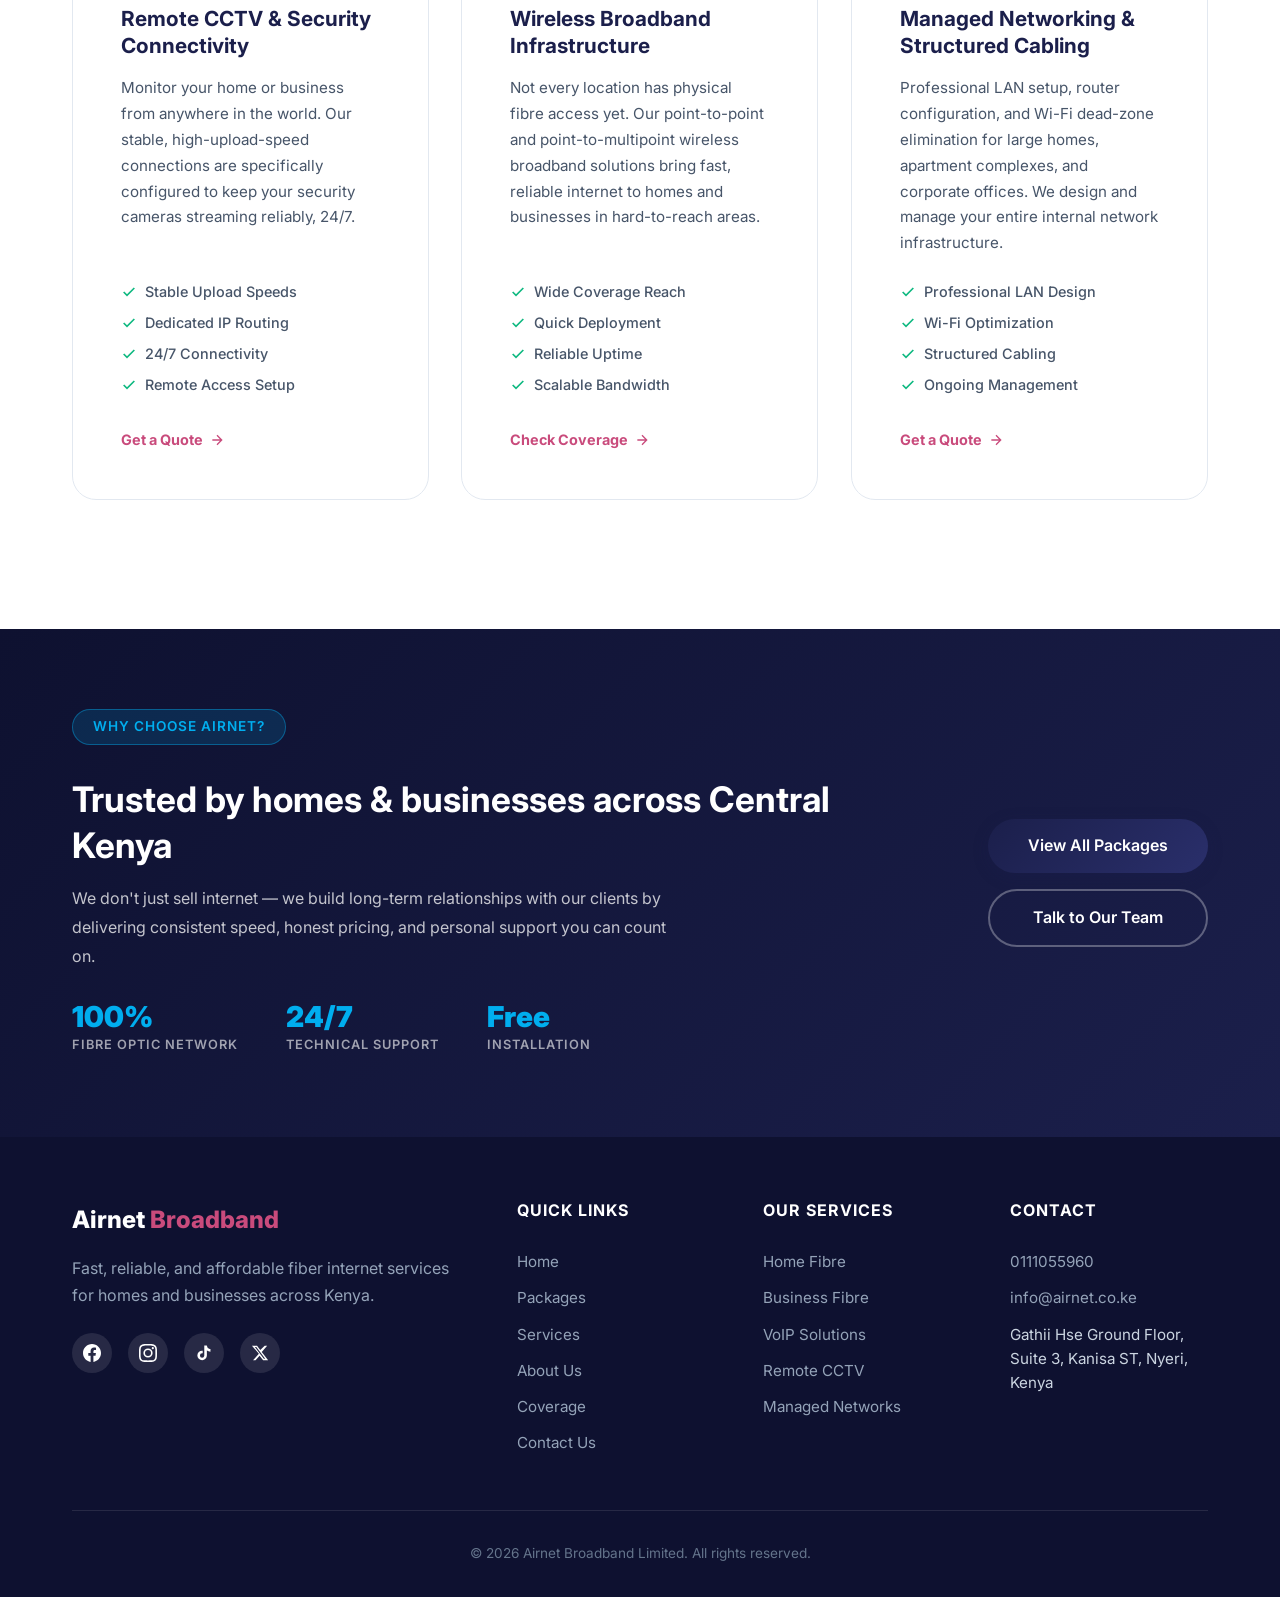
<file: services.html>
<!DOCTYPE html>
<html lang="en">
<head>
  <meta charset="UTF-8">
  <meta name="viewport" content="width=device-width, initial-scale=1.0">
  <meta name="description" content="Airnet Broadband services — Home Fiber, Business Fiber, VoIP, CCTV connectivity, managed networking and more across Kenya.">
  <title>Our Services | Airnet Broadband</title>
  <link rel="stylesheet" href="css/airnet-style.css?v=2">
  <link rel="icon" type="image/png" href="assets/favicon.png">
</head>
<body>

  <!-- Preloader -->
  <div id="preloader" class="preloader">
    <div class="preloader-content">
      <div class="logo-wrapper">
        <img src="assets/airnet_logo_vector.svg" alt="Airnet Broadband" onerror="this.src='assets/logo.png'">
        <div class="logo-shimmer"></div>
      </div>
      <div class="loader-spinner"></div>
      <p>Initializing Connection...</p>
    </div>
  </div>

  <!-- Embedded Fallback Data -->
  <script>
    window.AIRNET_DATA = {
      "company": { "name": "Airnet Broadband", "tagline": "Fast. Reliable. Affordable Internet" },
      "contact": {
        "phone": "0111055960",
        "whatsapp": "254711859885",
        "supportEmail": "info@airnet.co.ke",
        "operationsEmail": "operations@airnet.co.ke",
        "location": "Gathii Hse Ground Floor, Suite 3, Kanisa ST, Nyeri, Kenya",
        "socialMedia": { "facebook": "https://facebook.com/airnetke", "instagram": "https://www.instagram.com/airnetke?igsh=MWVpNWZsZzNxcWdibA==", "tiktok": "https://www.tiktok.com/@airnetke?_r=1&_t=ZS-95uq0iwRGdN" }
      }
    };
  </script>

  <!-- Top Bar -->
  <div class="top-bar">
    <div class="container">
      <div class="top-bar-left">
        <a href="#" id="topbar-phone">
          <svg width="14" height="14" viewBox="0 0 24 24" fill="none" stroke="currentColor" stroke-width="2"><path d="M22 16.92v3a2 2 0 0 1-2.18 2 19.79 19.79 0 0 1-8.63-3.07 19.5 19.5 0 0 1-6-6 19.79 19.79 0 0 1-3.07-8.67A2 2 0 0 1 4.11 2h3a2 2 0 0 1 2 1.72c.127.96.361 1.903.7 2.81a2 2 0 0 1-.45 2.11L8.09 9.91a16 16 0 0 0 6 6l1.27-1.27a2 2 0 0 1 2.11-.45c.907.339 1.85.573 2.81.7A2 2 0 0 1 22 16.92z"/></svg>
          <span id="topbar-phone-text"></span>
        </a>
        <a href="#" id="topbar-email">
          <svg width="14" height="14" viewBox="0 0 24 24" fill="none" stroke="currentColor" stroke-width="2"><path d="M4 4h16c1.1 0 2 .9 2 2v12c0 1.1-.9 2-2 2H4c-1.1 0-2-.9-2-2V6c0-1.1.9-2 2-2z"/><polyline points="22,6 12,13 2,6"/></svg>
          <span id="topbar-email-text"></span>
        </a>
      </div>
      <div class="top-bar-right">
        <div class="top-bar-social" id="topbar-social"></div>
      </div>
    </div>
  </div>

  <!-- Navigation -->
  <nav class="navbar" id="navbar">
    <div class="container">
      <a href="index.html" class="nav-logo">
        <img src="assets/logo.png" alt="Airnet Broadband" onerror="this.style.display='none'">
        <div class="nav-logo-text">Airnet <span>Broadband</span></div>
      </a>
      <div class="nav-links" id="nav-links">
        <a href="index.html">Home</a>
        <a href="index.html#packages">Packages</a>
        <a href="services.html">Services</a>
        <a href="index.html#coverage">Coverage</a>
        <a href="careers.html">Careers</a>
        <div class="nav-dropdown" id="nav-more">
          <button class="nav-dropdown-toggle" id="nav-more-btn" aria-expanded="false">
            More
            <svg width="12" height="12" viewBox="0 0 24 24" fill="none" stroke="currentColor" stroke-width="2.5"><polyline points="6 9 12 15 18 9"/></svg>
          </button>
          <div class="nav-dropdown-menu" id="nav-more-menu">
            <a href="about.html">About Us</a>
            <a href="contact.html">Contact</a>
          </div>
        </div>
        <a href="quote.html" class="btn btn-primary nav-cta">Get a Quote</a>
      </div>
      <div class="hamburger" id="hamburger">
        <span></span><span></span><span></span>
      </div>
    </div>
  </nav>
  <div class="nav-overlay" id="nav-overlay"></div>

  <!-- ===== HERO ===== -->
  <section class="page-hero services-hero">
    <div class="page-hero-bg services-hero-bg"></div>
    <div class="container">
      <div class="page-hero-content reveal">
        <span class="page-hero-badge">What We Offer</span>
        <h1>Powering Kenya<br><em>One Connection at a Time</em></h1>
        <p>From residential home fibre to enterprise-grade business solutions, Airnet Broadband delivers world-class connectivity services tailored to every need.</p>
        <a href="index.html#packages" class="btn btn-primary">View Our Packages</a>
      </div>
    </div>
  </section>

  <!-- ===== SERVICES GRID ===== -->
  <section class="section" id="services">
    <div class="container">
      <div class="section-title reveal">
        <h2>Our Services</h2>
        <p>Comprehensive connectivity solutions built for homes and businesses across Kenya</p>
      </div>

      <div class="services-grid">

        <!-- Home Fibre -->
        <div class="service-card reveal reveal-delay-1">
          <div class="service-card-icon">
            <svg viewBox="0 0 24 24" fill="none" stroke="currentColor" stroke-width="1.8"><path d="M3 9l9-7 9 7v11a2 2 0 0 1-2 2H5a2 2 0 0 1-2-2z"/><polyline points="9 22 9 12 15 12 15 22"/></svg>
          </div>
          <div class="service-card-number">01</div>
          <h3>Home Fibre (FTTH)</h3>
          <p>Experience lightning-fast, 100% fibre optic internet directly to your home. Our residential plans start from just KSh 2,000/month and support 4K streaming, gaming, and smart home devices without buffering.</p>
          <ul class="service-features">
            <li><svg viewBox="0 0 24 24" fill="none" stroke="currentColor" stroke-width="2.5"><polyline points="20 6 9 17 4 12"/></svg> Speeds up to 40 Mbps</li>
            <li><svg viewBox="0 0 24 24" fill="none" stroke="currentColor" stroke-width="2.5"><polyline points="20 6 9 17 4 12"/></svg> Free Installation</li>
            <li><svg viewBox="0 0 24 24" fill="none" stroke="currentColor" stroke-width="2.5"><polyline points="20 6 9 17 4 12"/></svg> Unlimited Traffic</li>
            <li><svg viewBox="0 0 24 24" fill="none" stroke="currentColor" stroke-width="2.5"><polyline points="20 6 9 17 4 12"/></svg> 24/7 Technical Support</li>
          </ul>
          <a href="index.html#packages" class="service-card-cta">View Home Plans <svg viewBox="0 0 24 24" fill="none" stroke="currentColor" stroke-width="2"><path d="M5 12h14M12 5l7 7-7 7"/></svg></a>
        </div>

        <!-- Business Fibre -->
        <div class="service-card service-card--featured reveal reveal-delay-2">
          <div class="service-card-badge">Most Popular</div>
          <div class="service-card-icon">
            <svg viewBox="0 0 24 24" fill="none" stroke="currentColor" stroke-width="1.8"><rect x="2" y="7" width="20" height="14" rx="2" ry="2"/><path d="M16 21V5a2 2 0 0 0-2-2h-4a2 2 0 0 0-2 2v16"/></svg>
          </div>
          <div class="service-card-number">02</div>
          <h3>Business Fibre & Dedicated Internet</h3>
          <p>Enterprise-grade connectivity with guaranteed speeds and Service Level Agreements (SLAs). Keep your business running at full speed with 99.9% uptime and priority technical support.</p>
          <ul class="service-features">
            <li><svg viewBox="0 0 24 24" fill="none" stroke="currentColor" stroke-width="2.5"><polyline points="20 6 9 17 4 12"/></svg> Speeds up to 40 Mbps</li>
            <li><svg viewBox="0 0 24 24" fill="none" stroke="currentColor" stroke-width="2.5"><polyline points="20 6 9 17 4 12"/></svg> Guaranteed SLA Uptime</li>
            <li><svg viewBox="0 0 24 24" fill="none" stroke="currentColor" stroke-width="2.5"><polyline points="20 6 9 17 4 12"/></svg> Static IP Available</li>
            <li><svg viewBox="0 0 24 24" fill="none" stroke="currentColor" stroke-width="2.5"><polyline points="20 6 9 17 4 12"/></svg> Priority Support</li>
          </ul>
          <a href="index.html?tab=business#packages" class="service-card-cta">View Business Plans <svg viewBox="0 0 24 24" fill="none" stroke="currentColor" stroke-width="2"><path d="M5 12h14M12 5l7 7-7 7"/></svg></a>
        </div>

        <!-- VoIP -->
        <div class="service-card reveal reveal-delay-3">
          <div class="service-card-icon">
            <svg viewBox="0 0 24 24" fill="none" stroke="currentColor" stroke-width="1.8"><path d="M22 16.92v3a2 2 0 0 1-2.18 2 19.79 19.79 0 0 1-8.63-3.07 19.5 19.5 0 0 1-6-6 19.79 19.79 0 0 1-3.07-8.67A2 2 0 0 1 4.11 2h3a2 2 0 0 1 2 1.72 12.84 12.84 0 0 0 .7 2.81 2 2 0 0 1-.45 2.11L8.09 9.91a16 16 0 0 0 6 6l1.27-1.27a2 2 0 0 1 2.11-.45 12.84 12.84 0 0 0 2.81.7A2 2 0 0 1 22 16.92z"/></svg>
          </div>
          <div class="service-card-number">03</div>
          <h3>Corporate VoIP Solutions</h3>
          <p>Replace traditional phone lines with cost-effective, crystal-clear digital desk phones. Our VoIP system connects your entire office seamlessly and reduces your communication costs significantly.</p>
          <ul class="service-features">
            <li><svg viewBox="0 0 24 24" fill="none" stroke="currentColor" stroke-width="2.5"><polyline points="20 6 9 17 4 12"/></svg> HD Voice Quality</li>
            <li><svg viewBox="0 0 24 24" fill="none" stroke="currentColor" stroke-width="2.5"><polyline points="20 6 9 17 4 12"/></svg> Extension Management</li>
            <li><svg viewBox="0 0 24 24" fill="none" stroke="currentColor" stroke-width="2.5"><polyline points="20 6 9 17 4 12"/></svg> Call Forwarding & Routing</li>
            <li><svg viewBox="0 0 24 24" fill="none" stroke="currentColor" stroke-width="2.5"><polyline points="20 6 9 17 4 12"/></svg> Lower Call Costs</li>
          </ul>
          <a href="quote.html" class="service-card-cta">Get a Quote <svg viewBox="0 0 24 24" fill="none" stroke="currentColor" stroke-width="2"><path d="M5 12h14M12 5l7 7-7 7"/></svg></a>
        </div>

        <!-- CCTV -->
        <div class="service-card reveal reveal-delay-1">
          <div class="service-card-icon">
            <svg viewBox="0 0 24 24" fill="none" stroke="currentColor" stroke-width="1.8"><path d="M23 19a2 2 0 0 1-2 2H3a2 2 0 0 1-2-2V8a2 2 0 0 1 2-2h4l2-3h6l2 3h4a2 2 0 0 1 2 2z"/><circle cx="12" cy="13" r="4"/></svg>
          </div>
          <div class="service-card-number">04</div>
          <h3>Remote CCTV & Security Connectivity</h3>
          <p>Monitor your home or business from anywhere in the world. Our stable, high-upload-speed connections are specifically configured to keep your security cameras streaming reliably, 24/7.</p>
          <ul class="service-features">
            <li><svg viewBox="0 0 24 24" fill="none" stroke="currentColor" stroke-width="2.5"><polyline points="20 6 9 17 4 12"/></svg> Stable Upload Speeds</li>
            <li><svg viewBox="0 0 24 24" fill="none" stroke="currentColor" stroke-width="2.5"><polyline points="20 6 9 17 4 12"/></svg> Dedicated IP Routing</li>
            <li><svg viewBox="0 0 24 24" fill="none" stroke="currentColor" stroke-width="2.5"><polyline points="20 6 9 17 4 12"/></svg> 24/7 Connectivity</li>
            <li><svg viewBox="0 0 24 24" fill="none" stroke="currentColor" stroke-width="2.5"><polyline points="20 6 9 17 4 12"/></svg> Remote Access Setup</li>
          </ul>
          <a href="quote.html" class="service-card-cta">Get a Quote <svg viewBox="0 0 24 24" fill="none" stroke="currentColor" stroke-width="2"><path d="M5 12h14M12 5l7 7-7 7"/></svg></a>
        </div>

        <!-- Wireless Broadband -->
        <div class="service-card reveal reveal-delay-2">
          <div class="service-card-icon">
            <svg viewBox="0 0 24 24" fill="none" stroke="currentColor" stroke-width="1.8"><path d="M5 12.55a11 11 0 0 1 14.08 0"/><path d="M1.42 9a16 16 0 0 1 21.16 0"/><path d="M8.53 16.11a6 6 0 0 1 6.95 0"/><line x1="12" y1="20" x2="12.01" y2="20"/></svg>
          </div>
          <div class="service-card-number">05</div>
          <h3>Wireless Broadband Infrastructure</h3>
          <p>Not every location has physical fibre access yet. Our point-to-point and point-to-multipoint wireless broadband solutions bring fast, reliable internet to homes and businesses in hard-to-reach areas.</p>
          <ul class="service-features">
            <li><svg viewBox="0 0 24 24" fill="none" stroke="currentColor" stroke-width="2.5"><polyline points="20 6 9 17 4 12"/></svg> Wide Coverage Reach</li>
            <li><svg viewBox="0 0 24 24" fill="none" stroke="currentColor" stroke-width="2.5"><polyline points="20 6 9 17 4 12"/></svg> Quick Deployment</li>
            <li><svg viewBox="0 0 24 24" fill="none" stroke="currentColor" stroke-width="2.5"><polyline points="20 6 9 17 4 12"/></svg> Reliable Uptime</li>
            <li><svg viewBox="0 0 24 24" fill="none" stroke="currentColor" stroke-width="2.5"><polyline points="20 6 9 17 4 12"/></svg> Scalable Bandwidth</li>
          </ul>
          <a href="index.html#coverage" class="service-card-cta">Check Coverage <svg viewBox="0 0 24 24" fill="none" stroke="currentColor" stroke-width="2"><path d="M5 12h14M12 5l7 7-7 7"/></svg></a>
        </div>

        <!-- Managed Networking -->
        <div class="service-card reveal reveal-delay-3">
          <div class="service-card-icon">
            <svg viewBox="0 0 24 24" fill="none" stroke="currentColor" stroke-width="1.8"><rect x="2" y="2" width="20" height="8" rx="2" ry="2"/><rect x="2" y="14" width="20" height="8" rx="2" ry="2"/><line x1="6" y1="6" x2="6.01" y2="6"/><line x1="6" y1="18" x2="6.01" y2="18"/></svg>
          </div>
          <div class="service-card-number">06</div>
          <h3>Managed Networking & Structured Cabling</h3>
          <p>Professional LAN setup, router configuration, and Wi-Fi dead-zone elimination for large homes, apartment complexes, and corporate offices. We design and manage your entire internal network infrastructure.</p>
          <ul class="service-features">
            <li><svg viewBox="0 0 24 24" fill="none" stroke="currentColor" stroke-width="2.5"><polyline points="20 6 9 17 4 12"/></svg> Professional LAN Design</li>
            <li><svg viewBox="0 0 24 24" fill="none" stroke="currentColor" stroke-width="2.5"><polyline points="20 6 9 17 4 12"/></svg> Wi-Fi Optimization</li>
            <li><svg viewBox="0 0 24 24" fill="none" stroke="currentColor" stroke-width="2.5"><polyline points="20 6 9 17 4 12"/></svg> Structured Cabling</li>
            <li><svg viewBox="0 0 24 24" fill="none" stroke="currentColor" stroke-width="2.5"><polyline points="20 6 9 17 4 12"/></svg> Ongoing Management</li>
          </ul>
          <a href="quote.html" class="service-card-cta">Get a Quote <svg viewBox="0 0 24 24" fill="none" stroke="currentColor" stroke-width="2"><path d="M5 12h14M12 5l7 7-7 7"/></svg></a>
        </div>

      </div>
    </div>
  </section>

  <!-- ===== WHY AIRNET CTA ===== -->
  <section class="services-cta-section reveal">
    <div class="container">
      <div class="services-cta-grid">
        <div class="services-cta-text">
          <span class="page-hero-badge">Why Choose Airnet?</span>
          <h2>Trusted by homes &amp; businesses across Central Kenya</h2>
          <p>We don't just sell internet — we build long-term relationships with our clients by delivering consistent speed, honest pricing, and personal support you can count on.</p>
          <div class="services-cta-stats">
            <div class="cta-stat"><strong>100%</strong><span>Fibre Optic Network</span></div>
            <div class="cta-stat"><strong>24/7</strong><span>Technical Support</span></div>
            <div class="cta-stat"><strong>Free</strong><span>Installation</span></div>
          </div>
        </div>
        <div class="services-cta-actions">
          <a href="index.html#packages" class="btn btn-primary">View All Packages</a>
          <a href="contact.html" class="btn btn-outline">Talk to Our Team</a>
        </div>
      </div>
    </div>
  </section>

  <!-- ===== FOOTER ===== -->
  <footer class="footer">
    <div class="container">
      <div class="footer-grid">
        <div class="footer-brand">
          <div class="footer-logo-text">Airnet <span>Broadband</span></div>
          <p>Fast, reliable, and affordable fiber internet services for homes and businesses across Kenya.</p>
          <div class="footer-social" id="footer-social"></div>
        </div>
        <div class="footer-col">
          <h4>Quick Links</h4>
          <a href="index.html">Home</a>
        <a href="index.html#packages">Packages</a>
          <a href="services.html">Services</a>
          <a href="about.html">About Us</a>
          <a href="index.html#coverage">Coverage</a>
          <a href="contact.html">Contact Us</a>
        </div>
        <div class="footer-col">
          <h4>Our Services</h4>
          <a href="services.html">Home Fibre</a>
          <a href="services.html">Business Fibre</a>
          <a href="services.html">VoIP Solutions</a>
          <a href="services.html">Remote CCTV</a>
          <a href="services.html">Managed Networks</a>
        </div>
        <div class="footer-col">
          <h4>Contact</h4>
          <a href="#" id="footer-phone"></a>
          <a href="#" id="footer-email"></a>
          <p id="footer-location" style="padding: 6px 0; font-size: 0.95rem;"></p>
        </div>
      </div>
      <div class="footer-bottom">
        <p>&copy; <span id="footer-year"></span> Airnet Broadband Limited. All rights reserved.</p>
      </div>
    </div>
  </footer>
  <script>document.getElementById('footer-year').textContent = new Date().getFullYear();</script>

  <!-- WhatsApp Float -->
  <a href="#" class="whatsapp-float" id="whatsapp-float" target="_blank" title="Chat on WhatsApp">
    <span class="whatsapp-float-text">Chat with us</span>
    <svg viewBox="0 0 24 24" fill="currentColor"><path d="M17.472 14.382c-.297-.149-1.758-.867-2.03-.967-.273-.099-.471-.148-.67.15-.197.297-.767.966-.94 1.164-.173.199-.347.223-.644.075-.297-.15-1.255-.463-2.39-1.475-.883-.788-1.48-1.761-1.653-2.059-.173-.297-.018-.458.13-.606.134-.133.298-.347.446-.52.149-.174.198-.298.298-.497.099-.198.05-.371-.025-.52-.075-.149-.669-1.612-.916-2.207-.242-.579-.487-.5-.669-.51-.173-.008-.371-.01-.57-.01-.198 0-.52.074-.792.372-.272.297-1.04 1.016-1.04 2.479 0 1.462 1.065 2.875 1.213 3.074.149.198 2.096 3.2 5.077 4.487.709.306 1.262.489 1.694.625.712.227 1.36.195 1.871.118.571-.085 1.758-.719 2.006-1.413.248-.694.248-1.289.173-1.413-.074-.124-.272-.198-.57-.347m-5.421 7.403h-.004a9.87 9.87 0 0 1-5.031-1.378l-.361-.214-3.741.982.998-3.648-.235-.374a9.86 9.86 0 0 1-1.51-5.26c.001-5.45 4.436-9.884 9.888-9.884 2.64 0 5.122 1.03 6.988 2.898a9.825 9.825 0 0 1 2.893 6.994c-.003 5.45-4.437 9.884-9.885 9.884m8.413-18.297A11.815 11.815 0 0 0 12.05 0C5.495 0 .16 5.335.157 11.892c0 2.096.547 4.142 1.588 5.945L.057 24l6.305-1.654a11.882 11.882 0 0 0 5.683 1.448h.005c6.554 0 11.89-5.335 11.893-11.893a11.821 11.821 0 0 0-3.48-8.413z"/></svg>
  </a>

  <script src="js/main.js"></script>
</body>
</html>
</file>
<file: css/airnet-style.css>
/* ============================================
   AIRNET BROADBAND - Design System & Styles
   ============================================ */

/* ---------- Google Fonts ---------- */
@import url('https://fonts.googleapis.com/css2?family=Inter:wght@300;400;500;600;700;800;900&display=swap');

/* ---------- Scroll Reveal Animations ---------- */
@keyframes bounceReveal {
  0%   { opacity: 0; transform: translateY(60px) scale(0.95); }
  60%  { opacity: 1; transform: translateY(-10px) scale(1.01); }
  80%  { transform: translateY(5px) scale(0.99); }
  100% { opacity: 1; transform: translateY(0) scale(1); }
}

@keyframes slideRevealLeft {
  0%   { opacity: 0; transform: translateX(-50px); }
  60%  { opacity: 1; transform: translateX(8px); }
  100% { opacity: 1; transform: translateX(0); }
}

@keyframes slideRevealRight {
  0%   { opacity: 0; transform: translateX(50px); }
  60%  { opacity: 1; transform: translateX(-8px); }
  100% { opacity: 1; transform: translateX(0); }
}

.reveal {
  opacity: 0;
  transform: translateY(60px) scale(0.95);
}

.reveal.revealed {
  animation: bounceReveal 0.75s cubic-bezier(0.22, 1, 0.36, 1) forwards;
}

.reveal-left {
  opacity: 0;
  transform: translateX(-50px);
}

.reveal-left.revealed {
  animation: slideRevealLeft 0.7s cubic-bezier(0.22, 1, 0.36, 1) forwards;
}

.reveal-right {
  opacity: 0;
  transform: translateX(50px);
}

.reveal-right.revealed {
  animation: slideRevealRight 0.7s cubic-bezier(0.22, 1, 0.36, 1) forwards;
}

.reveal-delay-1 { animation-delay: 0.1s !important; }
.reveal-delay-2 { animation-delay: 0.2s !important; }
.reveal-delay-3 { animation-delay: 0.3s !important; }
.reveal-delay-4 { animation-delay: 0.4s !important; }

/* ---------- CSS Custom Properties ---------- */
:root {
  /* Brand Colors */
  --primary: #1B1F4B;
  --primary-light: #2A2F6B;
  --primary-dark: #0E1130;
  --accent: #C94B7C;
  --accent-light: #E06B9A;
  --accent-dark: #A03560;
  --purple: #7B3FA0;
  --sky-blue: #00AEEF;

  /* Neutrals */
  --white: #FFFFFF;
  --gray-50: #F8FAFC;
  --gray-100: #F1F5F9;
  --gray-200: #E2E8F0;
  --gray-300: #CBD5E1;
  --gray-400: #94A3B8;
  --gray-500: #64748B;
  --gray-600: #475569;
  --gray-700: #334155;
  --gray-800: #1E293B;
  --gray-900: #0F172A;

  /* Functional */
  --whatsapp: #25D366;
  --whatsapp-dark: #1DA851;
  --success: #10B981;
  --warning: #F59E0B;
  --error: #EF4444;

  /* Typography */
  --font-family: 'Inter', -apple-system, BlinkMacSystemFont, sans-serif;

  /* Spacing */
  --space-xs: 0.25rem;
  --space-sm: 0.5rem;
  --space-md: 1rem;
  --space-lg: 1.5rem;
  --space-xl: 2rem;
  --space-2xl: 3rem;
  --space-3xl: 4rem;

  /* Border Radius */
  --radius-sm: 6px;
  --radius-md: 10px;
  --radius-lg: 16px;
  --radius-xl: 24px;
  --radius-full: 9999px;

  /* Shadows */
  --shadow-sm: 0 1px 2px rgba(0, 0, 0, 0.05);
  --shadow-md: 0 4px 6px -1px rgba(0, 0, 0, 0.08), 0 2px 4px -2px rgba(0, 0, 0, 0.05);
  --shadow-lg: 0 10px 25px -3px rgba(0, 0, 0, 0.1), 0 4px 6px -2px rgba(0, 0, 0, 0.05);
  --shadow-xl: 0 20px 40px -5px rgba(0, 0, 0, 0.15);

  /* Transitions */
  --transition-fast: 150ms ease;
  --transition-base: 250ms ease;
  --transition-slow: 350ms ease;

  /* Layout */
  --max-width: 1200px;
  --nav-height: 72px;
}

/* ---------- Reset ---------- */
*, *::before, *::after {
  margin: 0;
  padding: 0;
  box-sizing: border-box;
}

html {
  scroll-behavior: smooth;
  -webkit-font-smoothing: antialiased;
  -moz-osx-font-smoothing: grayscale;
}

body {
  font-family: var(--font-family);
  font-size: 16px;
  line-height: 1.6;
  color: var(--gray-800);
  background-color: var(--white);
}

a {
  text-decoration: none;
  color: inherit;
  transition: color var(--transition-fast);
}

ul, ol { list-style: none; }

img {
  max-width: 100%;
  height: auto;
  display: block;
}

button {
  cursor: pointer;
  border: none;
  background: none;
  font-family: inherit;
  font-size: inherit;
}

input, textarea, select {
  font-family: inherit;
  font-size: inherit;
}

/* ---------- Typography ---------- */
h1, h2, h3, h4, h5, h6 {
  font-weight: 700;
  line-height: 1.2;
  color: var(--primary);
}

h1 { font-size: 3rem; }
h2 { font-size: 2.25rem; }
h3 { font-size: 1.5rem; }
h4 { font-size: 1.25rem; }

/* ---------- Utilities ---------- */
.container {
  max-width: var(--max-width);
  margin: 0 auto;
  padding: 0 var(--space-xl);
}

.section {
  padding: var(--space-3xl) 0;
  scroll-margin-top: 80px;
}

/* Ensure all anchor targets clear the fixed navbar */
[id] {
  scroll-margin-top: 80px;
}

.section-title {
  text-align: center;
  margin-bottom: var(--space-2xl);
}

.section-title h2 {
  font-size: 2.25rem;
  font-weight: 800;
  margin-bottom: var(--space-sm);
  background: linear-gradient(135deg, var(--primary), var(--accent));
  -webkit-background-clip: text;
  -webkit-text-fill-color: transparent;
  background-clip: text;
}

.section-title p {
  color: var(--gray-500);
  font-size: 1.1rem;
  max-width: 600px;
  margin: 0 auto;
}

/* ---------- Buttons ---------- */
.btn {
  display: inline-flex;
  align-items: center;
  justify-content: center;
  gap: 12px;
  padding: 14px 32px;
  border-radius: var(--radius-full);
  font-weight: 600;
  font-size: 1rem;
  transition: all var(--transition-base);
  white-space: nowrap;
}

.btn svg {
  width: 20px;
  height: 20px;
  flex-shrink: 0;
}

.btn-primary {
  background: linear-gradient(135deg, var(--primary), var(--primary-light));
  color: var(--white);
  box-shadow: 0 4px 15px rgba(27, 31, 75, 0.3);
}
.btn-primary:hover {
  transform: translateY(-2px);
  box-shadow: 0 6px 20px rgba(27, 31, 75, 0.4);
}

.btn-whatsapp {
  background: #25D366;
  color: var(--white);
  box-shadow: 0 4px 15px rgba(37, 211, 102, 0.3);
}
.btn-whatsapp:hover {
  background: #1DA851;
  transform: translateY(-2px);
  box-shadow: 0 6px 20px rgba(37, 211, 102, 0.4);
}

.btn-accent {
  background: linear-gradient(135deg, var(--accent), var(--purple));
  color: var(--white);
  box-shadow: 0 4px 15px rgba(201, 75, 124, 0.3);
}
.btn-accent:hover {
  transform: translateY(-2px);
  box-shadow: 0 6px 20px rgba(201, 75, 124, 0.4);
}

.btn-outline {
  border: 2px solid var(--primary);
  color: var(--primary);
  background: transparent;
}
.btn-outline:hover {
  background: var(--primary);
  color: var(--white);
}

.btn-outline-white {
  border: 2px solid var(--white);
  color: var(--white);
  background: transparent;
}
.btn-outline-white:hover {
  background: var(--white);
  color: var(--primary);
}

/* ---------- Top Bar ---------- */
.top-bar {
  background: var(--primary);
  color: var(--white);
  padding: 8px 0;
  font-size: 0.85rem;
}

.top-bar .container {
  display: flex;
  justify-content: space-between;
  align-items: center;
  flex-wrap: wrap;
  gap: var(--space-sm);
}

.top-bar-left,
.top-bar-right {
  display: flex;
  align-items: center;
  gap: var(--space-lg);
}

.top-bar a {
  color: var(--gray-300);
  display: flex;
  align-items: center;
  gap: 6px;
}
.top-bar a:hover { color: var(--white); }

.top-bar-social {
  display: flex;
  gap: var(--space-md);
  align-items: center;
}

.top-bar-social a {
  width: 28px;
  height: 28px;
  border-radius: 50%;
  background: rgba(255,255,255,0.1);
  display: flex;
  align-items: center;
  justify-content: center;
}
.top-bar-social a:hover {
  background: var(--accent);
}

.top-bar-social svg {
  width: 14px;
  height: 14px;
}

.topbar-follow-label {
  color: var(--gray-400);
  font-size: 0.72rem;
  font-weight: 600;
  text-transform: uppercase;
  letter-spacing: 0.08em;
  white-space: nowrap;
  display: flex;
  align-items: center;
  margin-right: 2px;
  transform: translateY(1px); /* Nudge down for optical alignment */
}

/* ---------- Navigation ---------- */
.navbar {
  background: var(--white);
  box-shadow: var(--shadow-sm);
  position: -webkit-sticky;
  position: sticky;
  top: 0;
  z-index: 1000;
  transition: box-shadow var(--transition-base);
}

.navbar.scrolled {
  box-shadow: var(--shadow-lg);
}

.navbar .container {
  display: flex;
  align-items: center;
  justify-content: space-between;
  height: var(--nav-height);
}

.nav-logo {
  display: flex;
  align-items: center;
  gap: var(--space-sm);
}

.nav-logo img {
  height: 45px;
  width: auto;
}

.nav-logo-text {
  font-size: 1.3rem;
  font-weight: 800;
  color: var(--primary);
}
.nav-logo-text span { color: var(--accent); }

.nav-links {
  display: flex;
  align-items: center;
  gap: var(--space-lg);
}

.nav-links a:not(.btn) {
  font-weight: 500;
  color: var(--gray-700);
  position: relative;
  padding: 8px 0;
  white-space: nowrap;
}

.nav-links a:not(.btn)::after {
  content: '';
  position: absolute;
  bottom: 0;
  left: 0;
  width: 0;
  height: 2px;
  background: linear-gradient(135deg, var(--accent), var(--purple));
  transition: width var(--transition-base);
}

.nav-links a:not(.btn):hover::after,
.nav-links a:not(.btn).active::after {
  width: 100%;
}

/* ---------- Nav Dropdown (More) ---------- */
.nav-dropdown {
  position: relative;
}

.nav-dropdown-toggle {
  display: flex;
  align-items: center;
  gap: 4px;
  background: none;
  border: none;
  font-family: inherit;
  font-size: inherit;
  font-weight: 500;
  color: var(--gray-700);
  cursor: pointer;
  padding: 8px 0;
  position: relative;
  white-space: nowrap;
}

.nav-dropdown-toggle::after {
  content: '';
  position: absolute;
  bottom: 0;
  left: 0;
  width: 0;
  height: 2px;
  background: linear-gradient(135deg, var(--accent), var(--purple));
  transition: width var(--transition-base);
}

.nav-dropdown-toggle:hover,
.nav-dropdown-toggle[aria-expanded="true"] {
  color: var(--primary);
}

.nav-dropdown-toggle[aria-expanded="true"]::after { width: 100%; }

.nav-dropdown-toggle svg {
  transition: transform 0.25s ease;
}
.nav-dropdown-toggle[aria-expanded="true"] svg {
  transform: rotate(180deg);
}

.nav-dropdown-menu {
  position: absolute;
  top: calc(100% + 12px);
  left: 50%;
  transform: translateX(-50%);
  background: var(--white);
  border: 1px solid var(--gray-200);
  border-radius: var(--radius-lg);
  box-shadow: var(--shadow-xl);
  min-width: 160px;
  padding: 8px 0;
  display: flex;
  flex-direction: column;
  opacity: 0;
  visibility: hidden;
  transform: translateX(-50%) translateY(-6px);
  transition: opacity 0.2s ease, transform 0.2s ease, visibility 0.2s;
  z-index: 200;
}

.nav-dropdown-menu.open {
  opacity: 1;
  visibility: visible;
  transform: translateX(-50%) translateY(0);
}

.nav-dropdown-menu a {
  padding: 10px 20px;
  color: var(--gray-700);
  font-weight: 500;
  font-size: 0.95rem;
  transition: background 0.15s, color 0.15s;
  white-space: nowrap;
}

.nav-dropdown-menu a:hover {
  background: var(--gray-50);
  color: var(--primary);
}

.nav-links a:not(.btn):hover,
.nav-links a:not(.btn).active {
  color: var(--primary);
}

.nav-mobile-social {
  display: none;
}

/* Nav Dropdown */
.nav-dropdown { position: relative; }

.nav-dropdown-trigger {
  display: flex;
  align-items: center;
  gap: 4px;
  cursor: pointer;
}

.nav-dropdown-trigger .chevron {
  width: 16px;
  height: 16px;
  transition: transform var(--transition-fast);
}

.nav-dropdown:hover .nav-dropdown-trigger .chevron {
  transform: rotate(180deg);
}

.nav-dropdown-menu {
  position: absolute;
  top: 100%;
  left: 50%;
  transform: translateX(-50%) translateY(10px);
  background: var(--white);
  border-radius: var(--radius-md);
  box-shadow: var(--shadow-xl);
  padding: var(--space-sm);
  min-width: 200px;
  opacity: 0;
  visibility: hidden;
  transition: all var(--transition-fast);
}

.nav-dropdown:hover .nav-dropdown-menu {
  opacity: 1;
  visibility: visible;
  transform: translateX(-50%) translateY(0);
}

.nav-dropdown-menu a {
  display: block;
  padding: 10px 16px;
  border-radius: var(--radius-sm);
  font-size: 0.95rem;
}
.nav-dropdown-menu a:hover {
  background: var(--gray-50);
}

.nav-cta { margin-left: var(--space-md); }

/* Hamburger */
.hamburger {
  display: none;
  flex-direction: column;
  gap: 5px;
  cursor: pointer;
  padding: 4px;
  z-index: 1001;
}

.hamburger span {
  width: 24px;
  height: 2.5px;
  background: var(--primary);
  border-radius: 2px;
  transition: all var(--transition-base);
}

.hamburger.active span:nth-child(1) {
  transform: rotate(45deg) translate(5px, 5px);
}
.hamburger.active span:nth-child(2) { opacity: 0; }
.hamburger.active span:nth-child(3) {
  transform: rotate(-45deg) translate(5px, -5px);
}

.nav-overlay {
  position: fixed;
  top: 0; left: 0;
  width: 100%; height: 100%;
  background: rgba(0, 0, 0, 0.5);
  z-index: 999;
  opacity: 0;
  visibility: hidden;
  transition: all var(--transition-base);
}
.nav-overlay.active { opacity: 1; visibility: visible; }

/* ---------- Page Header ---------- */
.page-header {
  background: linear-gradient(135deg, var(--primary), var(--primary-light));
  padding: var(--space-3xl) 0;
  text-align: center;
  position: relative;
  overflow: hidden;
}

.page-header::before {
  content: '';
  position: absolute;
  top: -50%;
  right: -10%;
  width: 400px;
  height: 400px;
  border-radius: 50%;
  background: rgba(201, 75, 124, 0.1);
}

.page-header::after {
  content: '';
  position: absolute;
  bottom: -30%;
  left: -5%;
  width: 300px;
  height: 300px;
  border-radius: 50%;
  background: rgba(123, 63, 160, 0.08);
}

.page-header h1 {
  color: var(--white);
  font-size: 2.5rem;
  font-weight: 800;
  position: relative;
  z-index: 1;
}

.page-header p {
  color: var(--gray-300);
  margin-top: var(--space-sm);
  font-size: 1.1rem;
  position: relative;
  z-index: 1;
}

/* ---------- Preloader ---------- */
.preloader {
  position: fixed;
  top: 0;
  left: 0;
  width: 100%;
  height: 100%;
  background: var(--white);
  z-index: 9999;
  display: flex;
  align-items: center;
  justify-content: center;
  transition: opacity 0.8s ease, visibility 0.8s ease;
}

.preloader-content {
  text-align: center;
  display: flex;
  flex-direction: column;
  align-items: center;
  gap: var(--space-lg);
}

.preloader-content img {
  height: 60px;
  animation: pulseLogo 2s infinite ease-in-out;
  position: relative;
  z-index: 1;
}

.logo-wrapper {
  position: relative;
  display: inline-block;
  overflow: hidden;
  border-radius: 8px; /* To contain the shimmer nicely */
}

.logo-shimmer {
  position: absolute;
  top: 0;
  left: -100%;
  width: 50%;
  height: 100%;
  background: linear-gradient(to right, transparent, rgba(255, 255, 255, 0.8), transparent);
  transform: skewX(-20deg);
  animation: sweepLight 2.5s infinite;
  z-index: 2;
}

@keyframes sweepLight {
  0% { left: -100%; }
  50% { left: 200%; }
  100% { left: 200%; }
}

.loader-spinner {
  width: 40px;
  height: 40px;
  border: 3px solid rgba(0, 0, 0, 0.05);
  border-top-color: var(--primary);
  border-radius: 50%;
  animation: spin 1s linear infinite;
}

.preloader-content p {
  color: var(--primary);
  font-weight: 600;
  font-size: 0.9rem;
  letter-spacing: 2px;
  text-transform: uppercase;
}

@keyframes spin { 100% { transform: rotate(360deg); } }
@keyframes pulseLogo {
  0%, 100% { transform: scale(1); opacity: 1; }
  50% { transform: scale(1.05); opacity: 0.8; }
}

/* ---------- Hero Section ---------- */
.hero {
  background: linear-gradient(rgba(10, 15, 44, 0.75), rgba(26, 31, 78, 0.80)), url('../assets/hero-family.png') center/cover no-repeat;
  min-height: 90vh;
  display: flex;
  align-items: center;
  position: relative;
  overflow: hidden;
  padding: calc(var(--space-3xl) + 2rem) 0;
}

.hero-inner {
  display: grid;
  grid-template-columns: 1fr 1fr;
  gap: var(--space-3xl);
  align-items: center;
  width: 100%;
}

.hero-badge {
  display: inline-block;
  background: rgba(201, 75, 124, 0.15);
  border: 1px solid rgba(201, 75, 124, 0.4);
  color: var(--accent-light);
  padding: 6px 18px;
  border-radius: var(--radius-full);
  font-size: 0.8rem;
  font-weight: 600;
  letter-spacing: 1px;
  text-transform: uppercase;
  margin-bottom: var(--space-lg);
}

.hero-text {
  position: relative;
  z-index: 1;
  text-align: left;
}

.hero-text h1 {
  color: var(--white);
  font-size: 3.5rem;
  font-weight: 900;
  line-height: 1.1;
  margin-bottom: var(--space-lg);
}

.hero-text h1 .highlight {
  background: linear-gradient(135deg, var(--accent-light), var(--accent));
  -webkit-background-clip: text;
  -webkit-text-fill-color: transparent;
  background-clip: text;
}

.hero-text p {
  color: var(--gray-300);
  font-size: 1.15rem;
  margin-bottom: var(--space-2xl);
  line-height: 1.7;
}

.hero-buttons {
  display: flex;
  gap: var(--space-md);
  flex-wrap: wrap;
}

/* Hero visual side */
.hero-visuals {
  position: relative;
  z-index: 1;
  display: flex;
  align-items: center;
  justify-content: center;
}

.hero-img-family {
  border-radius: var(--radius-lg);
  overflow: hidden;
  box-shadow: 0 20px 60px rgba(0,0,0,0.5);
  width: 100%;
}

.hero-img-map {
  width: 100%;
}

.hero-img-family img,
.hero-img-map img {
  width: 100%;
  height: auto;
  max-height: 480px;
  object-fit: contain;
  display: block;
  transition: transform 0.4s ease;
}

.hero-img-family img:hover,
.hero-img-map img:hover {
  transform: scale(1.03);
}

/* ---------- Quick Links (Home) ---------- */
.quick-links {
  padding: var(--space-3xl) 0;
  background: var(--gray-50);
}

.quick-links-grid {
  display: grid;
  grid-template-columns: repeat(2, 1fr);
  gap: var(--space-xl);
  max-width: 800px;
  margin: 0 auto;
}

.quick-link-card {
  background: var(--white);
  border-radius: var(--radius-lg);
  padding: var(--space-2xl);
  text-align: center;
  box-shadow: var(--shadow-md);
  transition: all var(--transition-base);
  position: relative;
  overflow: hidden;
  cursor: pointer;
  display: block;
}

.quick-link-card::before {
  content: '';
  position: absolute;
  top: 0;
  left: 0;
  right: 0;
  height: 4px;
  background: linear-gradient(135deg, var(--accent), var(--purple));
  transform: scaleX(0);
  transition: transform var(--transition-base);
}

.quick-link-card:hover::before { transform: scaleX(1); }
.quick-link-card:hover {
  transform: translateY(-5px);
  box-shadow: var(--shadow-xl);
}

.quick-link-card .card-icon {
  width: 64px;
  height: 64px;
  margin: 0 auto var(--space-lg);
  background: linear-gradient(135deg, var(--primary), var(--primary-light));
  border-radius: var(--radius-lg);
  display: flex;
  align-items: center;
  justify-content: center;
}
.quick-link-card .card-icon svg {
  width: 32px;
  height: 32px;
  color: var(--white);
  fill: none;
  stroke: currentColor;
  stroke-width: 2;
}

.quick-link-card h3 {
  margin-bottom: var(--space-sm);
  font-size: 1.4rem;
}

.quick-link-card p {
  color: var(--gray-500);
  margin-bottom: var(--space-lg);
}

.quick-link-card .starting-price {
  font-size: 1.5rem;
  font-weight: 800;
  color: var(--accent);
}
.quick-link-card .starting-price span {
  font-size: 0.85rem;
  font-weight: 400;
  color: var(--gray-400);
}

/* ---------- Contact Strip (Home) ---------- */
.contact-strip {
  background: var(--white);
  padding: var(--space-2xl) 0;
  border-top: 1px solid var(--gray-200);
}

.contact-strip-grid {
  display: grid;
  grid-template-columns: repeat(3, 1fr);
  gap: var(--space-xl);
  text-align: center;
}

.contact-strip-item {
  display: flex;
  flex-direction: column;
  align-items: center;
  gap: var(--space-sm);
}

.contact-strip-item .icon-circle {
  width: 48px;
  height: 48px;
  border-radius: 50%;
  background: linear-gradient(135deg, var(--primary), var(--primary-light));
  display: flex;
  align-items: center;
  justify-content: center;
  margin-bottom: var(--space-xs);
}

.contact-strip-item .icon-circle svg {
  width: 22px;
  height: 22px;
  color: var(--white);
  fill: none;
  stroke: currentColor;
  stroke-width: 2;
}

.contact-strip-item .icon-circle.wa-green {
  background: linear-gradient(135deg, var(--whatsapp), var(--whatsapp-dark));
}

.contact-strip-item h4 {
  font-size: 0.9rem;
  color: var(--gray-500);
  text-transform: uppercase;
  letter-spacing: 1px;
  font-weight: 600;
}

.contact-strip-item a,
.contact-strip-item p {
  color: var(--gray-700);
  font-weight: 500;
}
.contact-strip-item a:hover { color: var(--accent); }

/* ---------- Package Cards ---------- */
.package-tabs {
  display: flex;
  justify-content: center;
  gap: var(--space-sm);
  margin-bottom: var(--space-2xl);
}

.package-tab {
  padding: 12px 32px;
  border-radius: var(--radius-full);
  font-weight: 600;
  font-size: 1rem;
  cursor: pointer;
  transition: all var(--transition-base);
  background: var(--gray-100);
  color: var(--gray-600);
}

.package-tab.active {
  background: linear-gradient(135deg, var(--primary), var(--primary-light));
  color: var(--white);
  box-shadow: 0 4px 15px rgba(27, 31, 75, 0.3);
}
.package-tab:hover:not(.active) { background: var(--gray-200); }

.packages-grid {
  display: grid;
  grid-template-columns: repeat(auto-fit, minmax(260px, 1fr));
  gap: var(--space-xl);
}

.package-card {
  background: var(--white);
  border-radius: var(--radius-lg);
  padding: var(--space-2xl);
  box-shadow: var(--shadow-md);
  transition: all var(--transition-base);
  position: relative;
  overflow: hidden;
  display: flex;
  flex-direction: column;
}

.package-card::before {
  content: '';
  position: absolute;
  top: 0; left: 0; right: 0;
  height: 4px;
  background: linear-gradient(135deg, var(--gray-300), var(--gray-400));
  transition: background var(--transition-base);
}

.package-card:hover {
  transform: translateY(-8px);
  box-shadow: var(--shadow-xl);
}

.package-card:hover::before {
  background: linear-gradient(135deg, var(--accent), var(--purple));
}

.package-card.highlighted {
  border: 2px solid var(--accent);
  transform: scale(1.02);
}

.package-card.highlighted::before {
  background: linear-gradient(135deg, var(--accent), var(--purple));
  height: 4px;
}

.package-card.highlighted .popular-badge { display: block; }

.popular-badge {
  display: none;
  position: absolute;
  top: 16px;
  right: 16px;
  background: linear-gradient(135deg, var(--accent), var(--purple));
  color: var(--white);
  padding: 4px 14px;
  border-radius: var(--radius-full);
  font-size: 0.75rem;
  font-weight: 700;
  text-transform: uppercase;
  letter-spacing: 0.5px;
}

.package-name {
  font-size: 1.1rem;
  font-weight: 700;
  color: var(--primary);
  margin-bottom: var(--space-xs);
}

.package-speed {
  font-size: 2.5rem;
  font-weight: 900;
  color: var(--primary);
  margin-bottom: var(--space-xs);
}
.package-speed span {
  font-size: 1rem;
  font-weight: 500;
  color: var(--gray-500);
}

.package-price {
  font-size: 1.8rem;
  font-weight: 800;
  color: var(--accent);
  margin-bottom: var(--space-xs);
}
.package-price .currency {
  font-size: 1rem;
  font-weight: 600;
}
.package-price .period {
  font-size: 0.85rem;
  font-weight: 400;
  color: var(--gray-400);
}

.package-divider {
  height: 1px;
  background: var(--gray-200);
  margin: var(--space-lg) 0;
}

.package-features {
  flex: 1;
  margin-bottom: var(--space-xl);
}

.package-features li {
  display: flex;
  align-items: center;
  gap: var(--space-sm);
  padding: 6px 0;
  color: var(--gray-600);
  font-size: 0.95rem;
}

.package-features li svg {
  width: 18px;
  height: 18px;
  color: var(--success);
  flex-shrink: 0;
  fill: none;
  stroke: currentColor;
  stroke-width: 2.5;
}

.package-card .btn {
  width: 100%;
  justify-content: center;
  padding: 14px 28px;
  font-size: 1rem;
}



/* ---------- About ---------- */
.about-grid {
  display: grid;
  grid-template-columns: 1fr 1fr;
  gap: var(--space-3xl);
  align-items: center;
}

@media (max-width: 900px) {
  .about-grid {
    grid-template-columns: 1fr;
    gap: var(--space-2xl);
  }
}

/* Option D: Stacked with peek */
.about-images {
  position: relative;
  display: flex;
  flex-direction: column;
  gap: 0;
  padding: 0 0 40px 0;
}

.about-img-main {
  width: 100%;
  height: auto;
  object-fit: contain;
  border-radius: var(--radius-xl);
  box-shadow: var(--shadow-lg);
  display: block;
  position: relative;
  z-index: 2;
}

.about-img-float {
  width: 80%;
  height: 200px;
  object-fit: cover;
  border-radius: 0 0 var(--radius-xl) var(--radius-xl);
  border: 5px solid var(--white);
  box-shadow: var(--shadow-xl);
  display: block;
  margin-left: auto;
  margin-top: -2px; /* flush with main */
  position: relative;
  z-index: 3;
  /* Peeks slightly to the right */
  transform: translateX(16px);
  border-top: none;
}

.about-experience-badge {
  position: absolute;
  top: 20px;
  left: -20px;
  background: linear-gradient(135deg, var(--accent), var(--purple));
  color: var(--white);
  padding: var(--space-lg);
  border-radius: 50%;
  width: 120px;
  height: 120px;
  display: flex;
  flex-direction: column;
  justify-content: center;
  align-items: center;
  text-align: center;
  box-shadow: var(--shadow-md);
  z-index: 4;
}

.about-experience-badge .badge-number {
  font-size: 1.6rem;
  font-weight: 900;
  line-height: 1;
}

.about-experience-badge .badge-text {
  font-size: 0.7rem;
  font-weight: 600;
  margin-top: 5px;
  line-height: 1.2;

}

.about-subtitle {
  color: var(--accent);
  text-transform: uppercase;
  letter-spacing: 2px;
  font-size: 0.9rem;
  margin-bottom: var(--space-sm);
}

.about-title {
  font-size: 2.5rem;
  color: var(--primary-dark);
  margin-bottom: var(--space-lg);
  line-height: 1.2;
}

.about-text-wrapper {
  font-size: 1.1rem;
  color: var(--gray-600);
  line-height: 1.8;
  margin-bottom: var(--space-xl);
}

.reveal-word {
  display: inline-block;
  opacity: 0;
  transform: translateY(20px);
  transition: opacity 0.5s ease, transform 0.5s ease;
}

.reveal-word.revealed {
  opacity: 1;
  transform: translateY(0);
}

.about-cards {
  display: flex;
  flex-direction: column;
  gap: var(--space-lg);
}

.about-card {
  display: flex;
  gap: var(--space-md);
  background: var(--white);
  padding: var(--space-lg);
  border-radius: var(--radius-lg);
  box-shadow: var(--shadow-sm);
  transition: all var(--transition-base);
  border-left: 4px solid var(--accent);
}

.about-card:hover {
  box-shadow: var(--shadow-md);
  transform: translateX(10px);
}

.about-card:nth-child(2) {
  border-left-color: var(--purple);
}

.about-icon {
  background: var(--gray-50);
  width: 50px;
  height: 50px;
  display: flex;
  align-items: center;
  justify-content: center;
  border-radius: 50%;
  flex-shrink: 0;
}

.about-card:nth-child(1) .about-icon { color: var(--accent); }
.about-card:nth-child(2) .about-icon { color: var(--purple); }

.about-card-text h4 {
  font-size: 1.2rem;
  margin-bottom: var(--space-xs);
  color: var(--primary);
}

.about-card-text p {
  color: var(--gray-600);
  line-height: 1.6;
  font-size: 0.95rem;
  margin: 0;
}

/* --- About Teaser --- */
.about-teaser-grid {
  display: grid;
  grid-template-columns: 1.1fr 0.9fr;
  gap: var(--space-3xl);
  align-items: center;
}

@media (max-width: 900px) {
  .about-teaser-grid {
    grid-template-columns: 1fr;
    gap: var(--space-2xl);
  }
  .about-teaser-image {
    order: 2;
  }
}

.about-teaser-image img {
  width: 100%;
  border-radius: var(--radius-xl);
  box-shadow: var(--shadow-lg);
}

.about-teaser-text .about-subtitle {
  color: var(--sky-blue);
  font-weight: 700;
  text-transform: uppercase;
  letter-spacing: 1px;
}

.about-teaser-text .about-title {
  color: var(--primary);
}

.about-teaser-text p {
  color: var(--gray-600);
  line-height: 1.8;
  margin-bottom: var(--space-xl);
  font-size: 1.1rem;
}

/* --- Stats Section --- */
.stats-section {
  padding: 80px 0;
  background: #111827;
  color: var(--white);
  text-align: center;
}

.stats-grid {
  display: grid;
  grid-template-columns: repeat(auto-fit, minmax(220px, 1fr));
  gap: 24px;
}

.stat-card {
  background: #1e2533;
  border-radius: var(--radius-lg);
  padding: 40px 24px 32px;
  border: 1px solid rgba(255,255,255,0.06);
  transition: transform 0.3s ease, box-shadow 0.3s ease, border-color 0.3s ease;
  display: flex;
  flex-direction: column;
  align-items: center;
  gap: 12px;
}

.stat-card:hover {
  transform: translateY(-8px);
  box-shadow: 0 20px 40px rgba(0, 174, 239, 0.15);
  border-color: rgba(0, 174, 239, 0.3);
}

.stat-card-icon {
  font-size: 2rem;
  line-height: 1;
  margin-bottom: 4px;
}

.stat-card h2 {
  font-size: 3.5rem;
  font-weight: 800;
  color: var(--sky-blue);
  line-height: 1;
  margin: 0;
  font-family: var(--font-family);
}

.stat-card p {
  font-size: 0.75rem;
  text-transform: uppercase;
  letter-spacing: 3px;
  color: rgba(255,255,255,0.5);
  font-weight: 600;
  margin: 0;
}

/* --- Values Section --- */
.values-section {
  padding: 100px 0;
  background-color: var(--white);
}

.values-grid {
  display: grid;
  grid-template-columns: repeat(auto-fit, minmax(260px, 1fr));
  gap: var(--space-xl);
  margin-top: var(--space-3xl);
}

.value-card {
  padding: var(--space-xl);
  background: var(--gray-50);
  border-radius: var(--radius-lg);
  transition: transform var(--transition-base), box-shadow var(--transition-base);
  border: 1px solid var(--gray-200);
}

.value-card:hover {
  transform: translateY(-10px);
  box-shadow: var(--shadow-lg);
  border-color: var(--sky-blue);
}

.value-icon {
  width: 60px;
  height: 60px;
  background: var(--sky-blue-light);
  color: var(--sky-blue);
  display: flex;
  align-items: center;
  justify-content: center;
  border-radius: var(--radius-md);
  margin-bottom: var(--space-lg);
}

.value-card h4 {
  font-size: 1.25rem;
  color: var(--primary);
  margin-bottom: var(--space-md);
}

.value-card p {
  color: var(--gray-600);
  font-size: 0.95rem;
  line-height: 1.7;
}


/* ---------- Coverage Section (Container) ---------- */
.coverage-section {
  background: linear-gradient(135deg, var(--primary-dark) 0%, var(--primary) 50%, #2D1B5A 100%);
  position: relative;
  overflow: hidden;
}

/* Subtle dot overlay pattern like the hero section */
.coverage-section::after {
  content: '';
  position: absolute;
  inset: 0;
  background: url("data:image/svg+xml,%3Csvg width='60' height='60' viewBox='0 0 60 60' xmlns='http://www.w3.org/2000/svg'%3E%3Cg fill='none' fill-rule='evenodd'%3E%3Cg fill='%23ffffff' fill-opacity='0.03'%3E%3Ccircle cx='30' cy='30' r='2'/%3E%3C/g%3E%3C/g%3E%3C/svg%3E");
  pointer-events: none;
}

.coverage-section .container {
  position: relative;
  z-index: 1;
}

.coverage-section .section-title h2 {
  color: var(--white);
}

.coverage-section .section-title p {
  color: rgba(255,255,255,0.8);
}


/* ---------- Coverage Section (Tabs) ---------- */
.coverage-tabs-wrapper {
  max-width: 800px;
  margin: var(--space-2xl) auto 0;
  background: var(--white);
  border-radius: var(--radius-xl);
  box-shadow: var(--shadow-lg);
  overflow: hidden;
  border: 1px solid var(--gray-200);
}

.coverage-tabs {
  display: flex;
  background: var(--gray-50);
  border-bottom: 1px solid var(--gray-200);
  overflow-x: auto;
  scrollbar-width: none; /* Firefox */
}

.coverage-tabs::-webkit-scrollbar {
  display: none; /* Chrome/Safari */
}

.coverage-tab {
  flex: 1;
  min-width: 140px;
  background: transparent;
  border: none;
  padding: 20px 16px;
  font-size: 1.05rem;
  font-weight: 700;
  color: var(--gray-500);
  cursor: pointer;
  display: flex;
  align-items: center;
  justify-content: center;
  gap: 8px;
  transition: all var(--transition-base);
  border-bottom: 3px solid transparent;
}

.coverage-tab svg {
  width: 18px;
  height: 18px;
  color: var(--gray-400);
  transition: color var(--transition-base);
}

.coverage-tab:hover {
  color: var(--primary);
  background: rgba(0,0,0,0.02);
}

.coverage-tab.active {
  color: var(--primary);
  border-bottom-color: var(--accent);
  background: var(--white);
}

.coverage-tab.active svg {
  color: var(--accent);
}

.coverage-content-area {
  padding: var(--space-2xl);
  min-height: 180px;
}

.coverage-panel {
  display: none;
  animation: fadeIn 0.4s ease forwards;
}

.coverage-panel.active {
  display: block;
}

@keyframes fadeIn {
  from { opacity: 0; transform: translateY(10px); }
  to { opacity: 1; transform: translateY(0); }
}

.coverage-areas {
  display: flex;
  flex-wrap: wrap;
  gap: 12px;
  justify-content: center;
}

.coverage-area-tag {
  background: var(--gray-100);
  color: var(--primary);
  padding: 8px 18px;
  border-radius: 50px;
  font-size: 0.95rem;
  font-weight: 600;
  transition: all 0.3s ease;
  border: 1px solid var(--gray-200);
  text-decoration: none;
  display: inline-block;
  cursor: pointer;
}

.coverage-area-tag:hover {
  background: var(--accent);
  color: var(--white);
  border-color: var(--accent);
  transform: translateY(-2px);
  box-shadow: 0 4px 12px rgba(201, 75, 124, 0.2);
}

/* ---------- Contact Page ---------- */
.contact-layout {
  display: grid;
  grid-template-columns: 1.2fr 1fr;
  gap: var(--space-3xl);
  align-items: start;
}

@media (max-width: 900px) {
  .contact-layout {
    grid-template-columns: 1fr;
    gap: var(--space-2xl);
  }
}

.glass-form {
  background: var(--white);
  padding: var(--space-2xl);
  border-radius: var(--radius-xl);
  box-shadow: 0 20px 40px rgba(0,0,0,0.05);
  border: 1px solid var(--gray-200);
}

.glass-form h3 {
  font-size: 1.8rem;
  color: var(--primary);
  margin-bottom: var(--space-xs);
}

.glass-form p {
  color: var(--gray-500);
  margin-bottom: var(--space-xl);
  font-size: 0.95rem;
}

.form-group {
  margin-bottom: var(--space-md);
}

.form-group input,
.form-group textarea {
  width: 100%;
  padding: 16px;
  background: var(--gray-50);
  border: 1px solid var(--gray-200);
  border-radius: var(--radius-md);
  font-family: inherit;
  font-size: 1rem;
  color: var(--gray-700);
  transition: all var(--transition-fast);
}

.form-group input:focus,
.form-group textarea:focus {
  outline: none;
  border-color: var(--accent);
  background: var(--white);
  box-shadow: 0 0 0 4px rgba(201, 75, 124, 0.1);
}

.glass-form .btn {
  width: 100%;
  justify-content: center;
  padding: 16px;
  font-size: 1.1rem;
  margin-top: var(--space-sm);
}

.contact-grid {
  display: grid;
  grid-template-columns: repeat(auto-fit, minmax(200px, 1fr));
  gap: var(--space-lg);
}

.contact-card {
  background: linear-gradient(135deg, var(--primary), var(--primary-light));
  border-radius: var(--radius-lg);
  padding: var(--space-xl);
  box-shadow: var(--shadow-md);
  text-align: center;
  transition: all var(--transition-base);
  color: var(--white);
  border: 1px solid rgba(255,255,255,0.1);
  position: relative;
  overflow: hidden;
}
.contact-card::before {
  content: '';
  position: absolute;
  top: 0; left: -100%;
  width: 50%; height: 100%;
  background: linear-gradient(to right, transparent, rgba(255,255,255,0.1), transparent);
  transform: skewX(-20deg);
  transition: all 0.7s ease;
}
.contact-card:hover::before {
  left: 200%;
}
.contact-card:hover {
  transform: translateY(-4px);
  box-shadow: 0 10px 30px rgba(27, 31, 75, 0.3);
  border-color: var(--accent);
}

.contact-card .icon-circle {
  width: 64px;
  height: 64px;
  border-radius: 50%;
  background: var(--white);
  display: flex;
  align-items: center;
  justify-content: center;
  margin: 0 auto var(--space-lg);
  box-shadow: 0 4px 15px rgba(0,0,0,0.1);
}

.contact-card .icon-circle svg {
  width: 28px;
  height: 28px;
  color: var(--primary);
  fill: none;
  stroke: currentColor;
  stroke-width: 2;
}

.contact-card .icon-circle.wa-green {
  background: linear-gradient(135deg, var(--whatsapp), var(--whatsapp-dark));
}
.contact-card .icon-circle.wa-green svg {
  color: var(--white);
}

.contact-card h3 {
  font-size: 1.1rem;
  margin-bottom: var(--space-sm);
  color: var(--white);
}

.contact-card a,
.contact-card p {
  color: var(--gray-300);
  font-size: 1rem;
}
.contact-card a:hover { color: var(--accent); }

.contact-whatsapp-cta {
  text-align: center;
  margin-top: var(--space-2xl);
}

/* ---------- Footer ---------- */
.footer {
  background: var(--primary-dark);
  color: var(--gray-300);
  padding: var(--space-3xl) 0 var(--space-xl);
}

.footer-grid {
  display: grid;
  grid-template-columns: 2fr 1fr 1fr 1fr;
  gap: var(--space-2xl);
  margin-bottom: var(--space-2xl);
}

.footer-brand .footer-logo-text {
  font-size: 1.5rem;
  font-weight: 800;
  color: var(--white);
  margin-bottom: var(--space-md);
}
.footer-brand .footer-logo-text span { color: var(--accent); }

.footer-brand p {
  color: var(--gray-400);
  line-height: 1.7;
  margin-bottom: var(--space-lg);
}

.footer-social {
  display: flex;
  gap: var(--space-md);
}

.footer-social a {
  width: 40px;
  height: 40px;
  border-radius: 50%;
  background: rgba(255, 255, 255, 0.1);
  display: flex;
  align-items: center;
  justify-content: center;
  transition: all var(--transition-base);
}
.footer-social a:hover {
  background: var(--accent);
  transform: translateY(-3px);
}

.footer-social svg {
  width: 18px;
  height: 18px;
  color: var(--white);
  fill: currentColor;
}

.footer-col h4 {
  color: var(--white);
  font-size: 1rem;
  margin-bottom: var(--space-lg);
  text-transform: uppercase;
  letter-spacing: 1px;
  font-weight: 700;
}

.footer-col a {
  display: block;
  color: var(--gray-400);
  padding: 6px 0;
  font-size: 0.95rem;
}
.footer-col a:hover {
  color: var(--white);
  padding-left: 5px;
}

.footer-bottom {
  border-top: 1px solid rgba(255, 255, 255, 0.1);
  padding-top: var(--space-xl);
  text-align: center;
  color: var(--gray-500);
  font-size: 0.85rem;
}

/* ---------- WhatsApp Float ---------- */
.whatsapp-float {
  position: fixed;
  bottom: 24px;
  right: 24px;
  padding: 12px 20px;
  background: var(--whatsapp);
  border-radius: var(--radius-full);
  display: flex;
  align-items: center;
  justify-content: center;
  gap: 8px;
  box-shadow: 0 4px 20px rgba(37, 211, 102, 0.4);
  z-index: 999;
  transition: all var(--transition-base);
  animation: waPulse 2s infinite;
  color: var(--white);
  text-decoration: none;
}
.whatsapp-float:hover {
  transform: translateY(-4px);
  box-shadow: 0 6px 25px rgba(37, 211, 102, 0.5);
  color: var(--white);
}
.whatsapp-float-text {
  font-weight: 600;
  font-size: 0.95rem;
}
.whatsapp-float svg {
  width: 24px;
  height: 24px;
  fill: var(--white);
}

@keyframes waPulse {
  0%, 100% { box-shadow: 0 4px 20px rgba(37, 211, 102, 0.4); }
  50% { box-shadow: 0 4px 30px rgba(37, 211, 102, 0.6); }
}

/* ---------- Animations ---------- */
.fade-in {
  opacity: 0;
  transform: translateY(20px);
  transition: all 0.6s ease;
}
.fade-in.visible {
  opacity: 1;
  transform: translateY(0);
}

/* ---------- Admin Styles ---------- */
.admin-login {
  min-height: 100vh;
  display: flex;
  align-items: center;
  justify-content: center;
  background: linear-gradient(135deg, var(--primary) 0%, var(--primary-light) 50%, #3D2A6B 100%);
  padding: var(--space-xl);
}

.admin-login-card {
  background: var(--white);
  border-radius: var(--radius-lg);
  padding: var(--space-2xl) var(--space-2xl);
  width: 100%;
  max-width: 420px;
  box-shadow: var(--shadow-xl);
  text-align: center;
}

.admin-login-card img {
  height: 60px;
  margin: 0 auto var(--space-lg);
}

.admin-login-card h2 {
  margin-bottom: var(--space-xs);
  font-size: 1.5rem;
}

.admin-login-card .subtitle {
  color: var(--gray-500);
  margin-bottom: var(--space-xl);
}

.admin-input-group {
  margin-bottom: var(--space-lg);
  text-align: left;
}

.admin-input-group label {
  display: block;
  margin-bottom: var(--space-xs);
  font-weight: 600;
  color: var(--gray-700);
  font-size: 0.9rem;
}

.admin-input-group input,
.admin-input-group textarea,
.admin-input-group select {
  width: 100%;
  padding: 12px 16px;
  border: 2px solid var(--gray-200);
  border-radius: var(--radius-md);
  font-size: 1rem;
  transition: border-color var(--transition-fast);
  outline: none;
}

.admin-input-group input:focus,
.admin-input-group textarea:focus {
  border-color: var(--accent);
}

.admin-login-card .btn {
  width: 100%;
  justify-content: center;
  padding: 14px;
  font-size: 1rem;
}

.admin-login-error {
  background: #FEE2E2;
  color: var(--error);
  padding: 10px;
  border-radius: var(--radius-sm);
  margin-bottom: var(--space-md);
  font-size: 0.9rem;
  display: none;
}

/* Admin Dashboard */
.admin-dashboard { display: none; }

.admin-header {
  background: var(--white);
  border-bottom: 1px solid var(--gray-200);
  padding: 16px var(--space-xl);
  display: flex;
  align-items: center;
  justify-content: space-between;
  position: sticky;
  top: 0;
  z-index: 100;
}

.admin-header-left {
  display: flex;
  align-items: center;
  gap: var(--space-md);
}

.admin-header-left img { height: 36px; }

.admin-header-left h3 {
  font-size: 1.2rem;
  color: var(--primary);
}

.admin-header-right {
  display: flex;
  align-items: center;
  gap: var(--space-md);
}

.admin-tabs {
  display: flex;
  gap: var(--space-xs);
  padding: var(--space-md) var(--space-xl);
  background: var(--gray-50);
  border-bottom: 1px solid var(--gray-200);
  overflow-x: auto;
  -webkit-overflow-scrolling: touch;
}

.admin-tab {
  padding: 10px 20px;
  border-radius: var(--radius-full);
  font-weight: 500;
  font-size: 0.9rem;
  cursor: pointer;
  white-space: nowrap;
  transition: all var(--transition-fast);
  color: var(--gray-600);
  background: var(--white);
  border: 1px solid var(--gray-200);
}

.admin-tab.active {
  background: var(--primary);
  color: var(--white);
  border-color: var(--primary);
}
.admin-tab:hover:not(.active) {
  background: var(--gray-200);
}

.admin-content {
  padding: var(--space-xl);
  max-width: 900px;
  margin: 0 auto;
}

.admin-section {
  display: none;
}
.admin-section.active {
  display: block;
}

.admin-section h3 {
  font-size: 1.4rem;
  margin-bottom: var(--space-lg);
  padding-bottom: var(--space-sm);
  border-bottom: 2px solid var(--gray-200);
}

.admin-package-card {
  background: var(--gray-50);
  border: 1px solid var(--gray-200);
  border-radius: var(--radius-md);
  padding: var(--space-lg);
  margin-bottom: var(--space-lg);
  position: relative;
}

.admin-package-card .package-number {
  font-weight: 700;
  color: var(--primary);
  margin-bottom: var(--space-md);
  font-size: 1.1rem;
}

.admin-package-grid {
  display: grid;
  grid-template-columns: 1fr 1fr 1fr;
  gap: var(--space-md);
  margin-bottom: var(--space-md);
}

.admin-features-list {
  margin-top: var(--space-sm);
}

.admin-feature-item {
  display: flex;
  align-items: center;
  gap: var(--space-sm);
  margin-bottom: var(--space-sm);
}

.admin-feature-item input {
  flex: 1;
  padding: 8px 12px;
  border: 2px solid var(--gray-200);
  border-radius: var(--radius-sm);
  font-size: 0.9rem;
  outline: none;
}
.admin-feature-item input:focus {
  border-color: var(--accent);
}

.admin-btn-remove-feature,
.admin-btn-remove-package {
  background: var(--error);
  color: var(--white);
  border: none;
  border-radius: var(--radius-sm);
  padding: 6px 12px;
  font-size: 0.8rem;
  font-weight: 600;
  cursor: pointer;
  transition: all var(--transition-fast);
}
.admin-btn-remove-feature:hover,
.admin-btn-remove-package:hover {
  background: #DC2626;
}

.admin-btn-remove-package {
  position: absolute;
  top: 16px;
  right: 16px;
}

.admin-btn-add {
  background: var(--success);
  color: var(--white);
  border: none;
  border-radius: var(--radius-full);
  padding: 10px 24px;
  font-size: 0.9rem;
  font-weight: 600;
  cursor: pointer;
  display: inline-flex;
  align-items: center;
  gap: var(--space-sm);
  transition: all var(--transition-fast);
}
.admin-btn-add:hover {
  background: #059669;
  transform: translateY(-1px);
}

.admin-highlight-toggle {
  display: flex;
  align-items: center;
  gap: var(--space-sm);
  margin-top: var(--space-sm);
}

.admin-highlight-toggle input[type="checkbox"] {
  width: 18px;
  height: 18px;
  accent-color: var(--accent);
}

/* Coverage Admin */
.admin-region-card {
  background: var(--gray-50);
  border: 1px solid var(--gray-200);
  border-radius: var(--radius-md);
  padding: var(--space-lg);
  margin-bottom: var(--space-lg);
  position: relative;
}

.admin-region-card .admin-btn-remove-package {
  top: 16px;
  right: 16px;
}

.admin-areas-input {
  width: 100%;
  padding: 10px 14px;
  border: 2px solid var(--gray-200);
  border-radius: var(--radius-sm);
  font-size: 0.9rem;
  outline: none;
  margin-top: var(--space-sm);
}
.admin-areas-input:focus {
  border-color: var(--accent);
}

.admin-areas-help {
  font-size: 0.8rem;
  color: var(--gray-400);
  margin-top: 4px;
}

/* Toast */
.admin-toast {
  position: fixed;
  bottom: 24px;
  right: 24px;
  padding: 16px 24px;
  border-radius: var(--radius-md);
  color: var(--white);
  font-weight: 600;
  font-size: 0.95rem;
  z-index: 10000;
  transform: translateY(100px);
  opacity: 0;
  transition: all var(--transition-base);
  box-shadow: var(--shadow-xl);
}

.admin-toast.show {
  transform: translateY(0);
  opacity: 1;
}

.admin-toast.success { background: var(--success); }
.admin-toast.error { background: var(--error); }
.admin-toast.warning { background: var(--warning); }

/* ---------- Responsive ---------- */
@media (max-width: 968px) {
  .nav-links {
    position: fixed;
    top: 0;
    right: -100%;
    width: 280px;
    height: 100vh;
    background: var(--white);
    flex-direction: column;
    justify-content: center;
    gap: var(--space-xl);
    box-shadow: var(--shadow-xl);
    transition: right var(--transition-base);
    z-index: 1000;
    padding: var(--space-xl);
  }

  .nav-links.active { right: 0; }
  .nav-cta { margin-left: 0; }
  .hamburger { display: flex; }

  .nav-dropdown-menu {
    position: static;
    transform: none;
    box-shadow: none;
    opacity: 1;
    visibility: visible;
    padding-left: var(--space-lg);
    display: none;
  }
  .nav-dropdown.open .nav-dropdown-menu { display: block; }

  .hero-content h1 { font-size: 2.5rem; }
  .footer-grid { grid-template-columns: 1fr 1fr; }
  .about-cards { grid-template-columns: 1fr; }
  .quick-links-grid { grid-template-columns: 1fr; }
  .contact-strip-grid { grid-template-columns: 1fr; gap: var(--space-lg); }
  .admin-package-grid { grid-template-columns: 1fr; }
}

@media (max-width: 640px) {
  h1 { font-size: 2rem; }
  h2 { font-size: 1.75rem; }
  .container { padding: 0 var(--space-md); }
  .section { padding: var(--space-2xl) 0; }
  .hero { min-height: auto; padding: 120px 20px 60px; }
  .hero-inner { grid-template-columns: 1fr; gap: var(--space-2xl); }
  .hero-text { text-align: center; }
  .hero-text h1 { font-size: 2.4rem; }
  .hero-buttons { justify-content: center; }
  .hero-visuals { grid-template-columns: 1fr; }
  .hero-img-family img, .hero-img-map img { height: 220px; }
  .hero-content h1 { font-size: 2rem; }
  .hero-content p { font-size: 1rem; }
  .packages-grid { grid-template-columns: 1fr; }
  .package-card { padding: var(--space-lg); }
  .package-speed { font-size: 2rem; }
  .package-price { font-size: 1.5rem; margin-bottom: 0; }
  .package-divider { margin: var(--space-md) 0; }
  .package-features { margin-bottom: var(--space-lg); }
  .package-features li { font-size: 0.9rem; padding: 4px 0; }
  .package-card .btn { padding: 12px 24px; }
  .footer-grid { grid-template-columns: 1fr; }
  .top-bar { display: none; }
  .page-header h1 { font-size: 2rem; }
  .admin-tabs { padding: var(--space-sm) var(--space-md); }
  .admin-content { padding: var(--space-md); }
}

/* ============================================
   VISION & MISSION SPLIT PANELS
   ============================================ */

.vm-section {
  width: 100%;
  overflow: hidden;
}

/* Each panel is a 50/50 full-width row */
.vm-panel {
  display: grid;
  grid-template-columns: 1fr 1fr;
  min-height: 520px;
}

.vm-panel-reverse {
  /* Keeps DOM order logical but visually reverses */
}

/* --- Image Side --- */
.vm-image-side {
  position: relative;
  overflow: hidden;
}

.vm-image-side img {
  width: 100%;
  height: 100%;
  object-fit: cover;
  display: block;
  transition: transform 0.8s ease;
}

.vm-panel:hover .vm-image-side img {
  transform: scale(1.04);
}

.vm-image-overlay {
  position: absolute;
  inset: 0;
  background: linear-gradient(135deg, rgba(14,17,48,0.65) 0%, rgba(0,174,239,0.25) 100%);
  display: flex;
  align-items: flex-end;
  padding: 32px;
}

.vm-overlay-label {
  font-size: 7rem;
  font-weight: 900;
  color: rgba(255,255,255,0.12);
  line-height: 1;
  font-style: italic;
  letter-spacing: -4px;
  user-select: none;
}

/* --- Text Side --- */
.vm-text-side {
  display: flex;
  align-items: center;
  padding: 64px 56px;
}

.vm-text-dark {
  background: var(--primary);
  color: var(--white);
}

.vm-text-light {
  background: var(--gray-50);
  color: var(--primary);
}

.vm-text-inner {
  max-width: 480px;
}

.vm-tag {
  font-size: 0.75rem;
  font-weight: 700;
  text-transform: uppercase;
  letter-spacing: 3px;
  display: block;
  margin-bottom: 16px;
}

.vm-heading {
  font-size: 2.8rem;
  font-weight: 800;
  line-height: 1.1;
  margin-bottom: 20px;
}

.vm-text-dark .vm-heading {
  color: var(--white);
}

.vm-text-light .vm-heading {
  color: var(--primary);
}

.vm-heading em {
  font-style: italic;
  color: var(--sky-blue);
}

.vm-text-light .vm-heading em {
  color: var(--accent);
}

.vm-accent-line {
  width: 60px;
  height: 4px;
  border-radius: 99px;
  margin-bottom: 24px;
  position: relative;
  overflow: hidden;
}

.vm-accent-line::after {
  content: '';
  position: absolute;
  inset: 0;
  background: rgba(255,255,255,0.4);
  transform: translateX(-100%);
  animation: shimmerLine 2.5s infinite 1s;
}

@keyframes shimmerLine {
  0%   { transform: translateX(-100%); }
  100% { transform: translateX(200%); }
}

.vm-body {
  font-size: 1.1rem;
  line-height: 1.8;
  margin-bottom: 28px;
}

.vm-text-dark .vm-body {
  color: rgba(255,255,255,0.8);
}

.vm-text-light .vm-body {
  color: var(--gray-600);
}

.vm-icon-row {
  display: flex;
  align-items: center;
  gap: 12px;
  font-size: 0.95rem;
  font-weight: 600;
}

.vm-text-dark .vm-icon-row {
  color: rgba(255,255,255,0.7);
}

.vm-text-light .vm-icon-row {
  color: var(--gray-600);
}

/* --- Responsive --- */
@media (max-width: 900px) {
  .nav-mobile-social {
    display: flex;
    gap: var(--space-lg);
    justify-content: center;
    margin-top: var(--space-xl);
    padding-top: var(--space-xl);
    border-top: 1px solid var(--gray-200);
    width: 100%;
  }
  .nav-mobile-social a {
    width: 40px;
    height: 40px;
    border-radius: 50%;
    background: var(--gray-50);
    color: var(--primary);
    display: flex;
    align-items: center;
    justify-content: center;
    transition: all var(--transition-fast);
  }
  .nav-mobile-social a:hover {
    background: var(--accent);
    color: var(--white);
  }
  .nav-mobile-social svg {
    width: 20px;
    height: 20px;
  }

  .vm-panel {
    grid-template-columns: 1fr;
    min-height: unset;
  }

  .vm-panel-reverse .vm-text-side {
    order: 1;
  }

  .vm-panel-reverse .vm-image-side {
    order: 2;
  }

  .vm-image-side {
    min-height: 280px;
  }

  .vm-text-side {
    padding: 48px 28px;
  }

  .vm-heading {
    font-size: 2rem;
  }

  .vm-overlay-label {
    font-size: 5rem;
  }
}


/* =============================================
   PAGE HERO (Services & Contact pages)
   ============================================= */
.page-hero {
  position: relative;
  padding: 130px 0 70px;
  text-align: center;
  overflow: hidden;
  color: var(--white);
}

.page-hero-bg {
  position: absolute;
  inset: 0;
  background: linear-gradient(to right, rgba(14, 17, 48, 0.9) 0%, rgba(27, 31, 75, 0.7) 100%), url('../assets/hero-bg.png') center/cover no-repeat;
  z-index: 0;
}

.services-hero-bg {
  background: linear-gradient(to right, rgba(14, 17, 48, 0.9) 0%, rgba(27, 31, 75, 0.6) 100%), url('../assets/services-hero-bg.png') center/cover no-repeat;
}

.services-hero {
  padding: 110px 0 45px !important;
}

.services-hero .page-hero-content h1 {
  font-size: 2.4rem;
  margin-bottom: var(--space-md);
}

.services-hero .page-hero-content p {
  font-size: 1rem;
  margin-bottom: var(--space-lg);
}

.contact-hero {
  padding: 110px 0 40px !important;
  min-height: unset;
}

.contact-hero-bg {
  background: linear-gradient(to right, rgba(14, 17, 48, 0.92) 0%, rgba(27, 31, 75, 0.75) 100%), url('../assets/contact-hero-bg.png') center/cover no-repeat;
}

.page-hero-bg::after {
  content: '';
  position: absolute;
  inset: 0;
  background: url("data:image/svg+xml,%3Csvg width='60' height='60' viewBox='0 0 60 60' xmlns='http://www.w3.org/2000/svg'%3E%3Cg fill='none' fill-rule='evenodd'%3E%3Cg fill='%23ffffff' fill-opacity='0.03'%3E%3Ccircle cx='30' cy='30' r='2'/%3E%3C/g%3E%3C/g%3E%3C/svg%3E");
}

.page-hero .container { position: relative; z-index: 1; }

.page-hero-content {
  max-width: 700px;
  margin: 0 auto;
}

.page-hero-badge {
  display: inline-block;
  background: rgba(0, 174, 239, 0.15);
  border: 1px solid rgba(0, 174, 239, 0.4);
  color: var(--sky-blue);
  padding: 6px 20px;
  border-radius: var(--radius-full);
  font-size: 0.85rem;
  font-weight: 600;
  letter-spacing: 1px;
  text-transform: uppercase;
  margin-bottom: var(--space-lg);
}

.page-hero-content h1 {
  font-size: 3.5rem;
  font-weight: 900;
  color: var(--white);
  line-height: 1.15;
  margin-bottom: var(--space-lg);
}

.page-hero-content h1 em {
  font-style: normal;
  background: linear-gradient(135deg, var(--accent), var(--purple));
  -webkit-background-clip: text;
  -webkit-text-fill-color: transparent;
  background-clip: text;
}

.page-hero-content p {
  color: rgba(255,255,255,0.8);
  font-size: 1.15rem;
  line-height: 1.8;
  margin-bottom: var(--space-xl);
  max-width: 580px;
  margin-left: auto;
  margin-right: auto;
}

@media (max-width: 768px) {
  .page-hero { padding: 110px 0 50px; }
  .contact-hero { padding: 90px 0 25px !important; }
  .services-hero { padding: 90px 0 30px !important; }
  .page-hero-content h1 { font-size: 2.5rem; }
}

/* =============================================
   SERVICES GRID
   ============================================= */
.services-grid {
  display: grid;
  grid-template-columns: repeat(3, 1fr);
  gap: var(--space-xl);
  margin-top: var(--space-2xl);
}

@media (max-width: 1024px) {
  .services-grid { grid-template-columns: repeat(2, 1fr); }
}

@media (max-width: 640px) {
  .services-grid { grid-template-columns: 1fr; }
}

.service-card {
  background: var(--white);
  border-radius: var(--radius-xl);
  padding: var(--space-2xl);
  border: 1px solid var(--gray-200);
  position: relative;
  overflow: hidden;
  transition: all var(--transition-base);
  display: flex;
  flex-direction: column;
}

.service-card::before {
  content: '';
  position: absolute;
  top: 0; left: 0; right: 0;
  height: 4px;
  background: linear-gradient(135deg, var(--gray-200), var(--gray-300));
  transition: background var(--transition-base);
}

.service-card:hover {
  transform: translateY(-8px);
  box-shadow: var(--shadow-xl);
  border-color: transparent;
}

.service-card:hover::before {
  background: linear-gradient(135deg, var(--accent), var(--purple));
}

.service-card--featured {
  background: linear-gradient(var(--white), var(--white)) padding-box,
              linear-gradient(135deg, var(--accent), var(--purple)) border-box;
  border: 2px solid transparent;
  box-shadow: 0 8px 30px rgba(201, 75, 124, 0.2);
  transform: scale(1.03);
}

.service-card--featured::before {
  background: linear-gradient(135deg, var(--accent), var(--purple));
  height: 5px;
}

.service-card--featured:hover {
  transform: scale(1.03) translateY(-8px);
  box-shadow: 0 16px 40px rgba(201, 75, 124, 0.25);
}

.service-card--featured h3 { color: var(--primary); }
.service-card--featured .service-card-number { color: var(--gray-400); }
.service-card--featured p { color: var(--gray-600); }
.service-card--featured .service-features li { color: var(--gray-600); font-weight: 500; }
.service-card--featured .service-card-cta { color: var(--accent); }

.service-card-badge {
  position: absolute;
  top: 20px;
  right: 20px;
  background: linear-gradient(135deg, var(--accent), var(--purple));
  color: var(--white);
  padding: 4px 14px;
  border-radius: var(--radius-full);
  font-size: 0.72rem;
  font-weight: 700;
  letter-spacing: 0.5px;
  text-transform: uppercase;
}

.service-card-icon {
  width: 60px;
  height: 60px;
  border-radius: var(--radius-md);
  background: linear-gradient(135deg, rgba(201,75,124,0.1), rgba(123,63,160,0.1));
  display: flex;
  align-items: center;
  justify-content: center;
  margin-bottom: var(--space-lg);
  flex-shrink: 0;
}

.service-card-icon svg { width: 28px; height: 28px; color: var(--accent); }

.service-card-number {
  font-size: 0.75rem;
  font-weight: 700;
  letter-spacing: 2px;
  text-transform: uppercase;
  color: var(--gray-400);
  margin-bottom: var(--space-xs);
}

.service-card h3 {
  font-size: 1.3rem;
  color: var(--primary);
  margin-bottom: var(--space-md);
  line-height: 1.3;
}

.service-card p {
  color: var(--gray-600);
  font-size: 0.95rem;
  line-height: 1.7;
  margin-bottom: var(--space-lg);
  flex: 1;
}

.service-features {
  list-style: none;
  margin-bottom: var(--space-xl);
  display: flex;
  flex-direction: column;
  gap: 8px;
}

.service-features li {
  display: flex;
  align-items: center;
  gap: var(--space-sm);
  font-size: 0.9rem;
  color: var(--gray-600);
  font-weight: 500;
}

.service-features li svg { width: 16px; height: 16px; color: var(--success); flex-shrink: 0; }

.service-card-cta {
  display: flex;
  align-items: center;
  gap: 6px;
  font-size: 0.9rem;
  font-weight: 700;
  color: var(--accent);
  margin-top: auto;
  transition: gap var(--transition-fast);
  text-decoration: none;
}

.service-card-cta:hover { gap: 12px; }
.service-card-cta svg { width: 16px; height: 16px; }

/* =============================================
   SERVICES CTA SECTION
   ============================================= */
.services-cta-section {
  background: linear-gradient(135deg, var(--primary-dark), var(--primary));
  padding: 80px 0;
  margin-top: var(--space-3xl);
}

.services-cta-grid {
  display: grid;
  grid-template-columns: 1fr auto;
  gap: var(--space-3xl);
  align-items: center;
}

@media (max-width: 900px) {
  .services-cta-grid { grid-template-columns: 1fr; text-align: center; }
  .services-cta-actions, .services-cta-stats { justify-content: center; }
}

.services-cta-text h2 {
  font-size: 2.2rem;
  color: var(--white);
  margin: var(--space-sm) 0 var(--space-md);
  line-height: 1.3;
}

.services-cta-text p {
  color: rgba(255,255,255,0.75);
  font-size: 1rem;
  line-height: 1.8;
  max-width: 600px;
  margin-bottom: var(--space-xl);
}

@media (max-width: 900px) {
  .services-cta-text p {
    margin-left: auto;
    margin-right: auto;
  }
}

.services-cta-stats { 
  display: flex; 
  flex-wrap: wrap;
  gap: var(--space-2xl); 
}

@media (max-width: 600px) {
  .services-cta-stats {
    gap: var(--space-lg);
    justify-content: center;
  }
  .cta-stat {
    flex: 1 1 40%;
    min-width: 120px;
  }
}

.cta-stat strong {
  display: block;
  font-size: 1.8rem;
  font-weight: 900;
  color: var(--sky-blue);
  line-height: 1;
}

.cta-stat span {
  font-size: 0.8rem;
  color: rgba(255,255,255,0.6);
  text-transform: uppercase;
  letter-spacing: 1px;
  font-weight: 600;
}

.services-cta-actions {
  display: flex;
  flex-direction: column;
  gap: var(--space-md);
  min-width: 220px;
}

.services-cta-actions .btn { text-align: center; justify-content: center; }

.btn-outline {
  background: transparent;
  border: 2px solid rgba(255,255,255,0.3);
  color: var(--white);
  padding: 14px 28px;
  border-radius: var(--radius-full);
  font-weight: 600;
  font-size: 1rem;
  transition: all var(--transition-base);
  display: flex;
  align-items: center;
  justify-content: center;
  gap: var(--space-sm);
  text-decoration: none;
}

.btn-outline:hover {
  background: rgba(255,255,255,0.1);
  border-color: var(--white);
}

/* =============================================
   CONTACT PAGE — QUICK CARDS
   ============================================= */
.contact-page-quick-grid {
  display: grid;
  grid-template-columns: repeat(4, 1fr);
  gap: var(--space-lg);
  margin-bottom: var(--space-2xl);
}

@media (max-width: 900px) { .contact-page-quick-grid { grid-template-columns: repeat(2, 1fr); } }
@media (max-width: 500px) { .contact-page-quick-grid { grid-template-columns: 1fr; } }

.contact-page-quick-card {
  display: flex;
  align-items: center;
  gap: var(--space-md);
  background: var(--white);
  border: 1px solid var(--gray-200);
  border-radius: var(--radius-lg);
  padding: var(--space-lg);
  text-decoration: none;
  transition: all var(--transition-base);
  position: relative;
  overflow: hidden;
}

.contact-page-quick-card::before {
  content: '';
  position: absolute;
  top: 0; left: 0; right: 0;
  height: 3px;
  background: linear-gradient(135deg, var(--accent), var(--purple));
  transform: scaleX(0);
  transition: transform var(--transition-base);
}

.contact-page-quick-card:hover::before { transform: scaleX(1); }
.contact-page-quick-card:hover { transform: translateY(-4px); box-shadow: var(--shadow-lg); border-color: transparent; }

.contact-page-quick-card--wa {
  background: linear-gradient(135deg, #25D366, #128C7E);
  border-color: transparent;
  color: var(--white);
}

.contact-page-quick-card--wa h4,
.contact-page-quick-card--wa p { color: var(--white); }
.contact-page-quick-card--wa::before { display: none; }

.cpq-icon {
  width: 48px;
  height: 48px;
  border-radius: var(--radius-md);
  background: linear-gradient(135deg, rgba(201,75,124,0.1), rgba(123,63,160,0.1));
  display: flex;
  align-items: center;
  justify-content: center;
  flex-shrink: 0;
}

.cpq-icon svg { width: 22px; height: 22px; color: var(--accent); }
.contact-page-quick-card--wa .cpq-icon { background: rgba(255,255,255,0.2); }
.contact-page-quick-card--wa .cpq-icon svg { color: var(--white); fill: var(--white); }

.contact-page-quick-card h4 {
  font-size: 0.85rem;
  font-weight: 700;
  color: var(--gray-500);
  text-transform: uppercase;
  letter-spacing: 0.5px;
  margin-bottom: 2px;
}

.contact-page-quick-card > div:not(.cpq-icon) {
  min-width: 0;
  flex: 1;
}

.contact-page-quick-card p { 
  font-size: 0.95rem; 
  font-weight: 600; 
  color: var(--primary); 
  margin: 0; 
  overflow-wrap: break-word;
  word-break: break-word;
  hyphens: auto;
}

/* =============================================
   CONTACT PAGE — FORM + MAP
   ============================================= */
.contact-page-layout {
  display: grid;
  grid-template-columns: 1fr 1fr;
  gap: var(--space-3xl);
  align-items: start;
}

@media (max-width: 900px) {
  .contact-page-layout { grid-template-columns: 1fr; gap: var(--space-2xl); }
}

.section-label {
  font-size: 0.8rem;
  font-weight: 700;
  letter-spacing: 2px;
  text-transform: uppercase;
  color: var(--accent);
  margin-bottom: var(--space-sm);
}

.contact-page-heading {
  font-size: 2rem;
  color: var(--primary);
  line-height: 1.3;
  margin-bottom: var(--space-xl);
}

.contact-page-heading em { font-style: normal; color: var(--accent); }

.contact-page-form .cpf-row {
  display: grid;
  grid-template-columns: 1fr 1fr;
  gap: var(--space-md);
}

@media (max-width: 600px) { .contact-page-form .cpf-row { grid-template-columns: 1fr; } }

.contact-page-form .form-group label {
  display: block;
  font-size: 0.88rem;
  font-weight: 600;
  color: var(--gray-700);
  margin-bottom: 6px;
}

.contact-page-form .form-group input,
.contact-page-form .form-group textarea,
.contact-page-form .form-group select {
  width: 100%;
  padding: 14px 16px;
  background: var(--gray-50);
  border: 1.5px solid var(--gray-200);
  border-radius: var(--radius-md);
  font-family: inherit;
  font-size: 1rem;
  color: var(--gray-700);
  transition: all var(--transition-fast);
  appearance: none;
}

.contact-page-form .form-group input:focus,
.contact-page-form .form-group textarea:focus,
.contact-page-form .form-group select:focus {
  outline: none;
  border-color: var(--accent);
  background: var(--white);
  box-shadow: 0 0 0 4px rgba(201, 75, 124, 0.1);
}

.contact-page-form .btn {
  width: 100%;
  justify-content: center;
  padding: 16px;
  font-size: 1rem;
  gap: var(--space-sm);
  margin-top: var(--space-sm);
}

.form-feedback {
  padding: 14px 16px;
  border-radius: var(--radius-md);
  font-size: 0.95rem;
  font-weight: 500;
  margin-bottom: var(--space-md);
}

.form-feedback--success { background: #D1FAE5; color: #065F46; border: 1px solid #6EE7B7; }
.form-feedback--error { background: #FEE2E2; color: #991B1B; border: 1px solid #FCA5A5; }

.contact-map-embed {
  margin-bottom: var(--space-xl);
  border-radius: var(--radius-lg);
  overflow: hidden;
  box-shadow: var(--shadow-md);
}

.contact-page-details { display: flex; flex-direction: column; gap: var(--space-lg); }

.cpd-item {
  display: flex;
  align-items: flex-start;
  gap: var(--space-md);
  padding: var(--space-lg);
  background: var(--gray-50);
  border-radius: var(--radius-lg);
  border: 1px solid var(--gray-200);
}

.cpd-item svg { width: 22px; height: 22px; color: var(--accent); flex-shrink: 0; margin-top: 2px; }

.cpd-item h5 {
  font-size: 0.85rem;
  font-weight: 700;
  color: var(--gray-500);
  text-transform: uppercase;
  letter-spacing: 0.5px;
  margin-bottom: 4px;
}

.cpd-item p { font-size: 0.95rem; color: var(--gray-700); margin: 0; line-height: 1.6; }

/* Active nav link */
.nav-links a.active { color: var(--accent); font-weight: 700; }
</file>
<file: css/styles.css>
/* ============================================
   AIRNET BROADBAND - Design System & Styles
   ============================================ */

/* ---------- Google Fonts ---------- */
@import url('https://fonts.googleapis.com/css2?family=Inter:wght@300;400;500;600;700;800;900&display=swap');

/* ---------- Scroll Reveal Animations ---------- */
@keyframes bounceReveal {
  0%   { opacity: 0; transform: translateY(60px) scale(0.95); }
  60%  { opacity: 1; transform: translateY(-10px) scale(1.01); }
  80%  { transform: translateY(5px) scale(0.99); }
  100% { opacity: 1; transform: translateY(0) scale(1); }
}

@keyframes slideRevealLeft {
  0%   { opacity: 0; transform: translateX(-50px); }
  60%  { opacity: 1; transform: translateX(8px); }
  100% { opacity: 1; transform: translateX(0); }
}

@keyframes slideRevealRight {
  0%   { opacity: 0; transform: translateX(50px); }
  60%  { opacity: 1; transform: translateX(-8px); }
  100% { opacity: 1; transform: translateX(0); }
}

.reveal {
  opacity: 0;
  transform: translateY(60px) scale(0.95);
}

.reveal.revealed {
  animation: bounceReveal 0.75s cubic-bezier(0.22, 1, 0.36, 1) forwards;
}

.reveal-left {
  opacity: 0;
  transform: translateX(-50px);
}

.reveal-left.revealed {
  animation: slideRevealLeft 0.7s cubic-bezier(0.22, 1, 0.36, 1) forwards;
}

.reveal-right {
  opacity: 0;
  transform: translateX(50px);
}

.reveal-right.revealed {
  animation: slideRevealRight 0.7s cubic-bezier(0.22, 1, 0.36, 1) forwards;
}

.reveal-delay-1 { animation-delay: 0.1s !important; }
.reveal-delay-2 { animation-delay: 0.2s !important; }
.reveal-delay-3 { animation-delay: 0.3s !important; }
.reveal-delay-4 { animation-delay: 0.4s !important; }

/* ---------- CSS Custom Properties ---------- */
:root {
  /* Brand Colors */
  --primary: #1B1F4B;
  --primary-light: #2A2F6B;
  --primary-dark: #0E1130;
  --accent: #C94B7C;
  --accent-light: #E06B9A;
  --accent-dark: #A03560;
  --purple: #7B3FA0;
  --sky-blue: #00AEEF;

  /* Neutrals */
  --white: #FFFFFF;
  --gray-50: #F8FAFC;
  --gray-100: #F1F5F9;
  --gray-200: #E2E8F0;
  --gray-300: #CBD5E1;
  --gray-400: #94A3B8;
  --gray-500: #64748B;
  --gray-600: #475569;
  --gray-700: #334155;
  --gray-800: #1E293B;
  --gray-900: #0F172A;

  /* Functional */
  --whatsapp: #25D366;
  --whatsapp-dark: #1DA851;
  --success: #10B981;
  --warning: #F59E0B;
  --error: #EF4444;

  /* Typography */
  --font-family: 'Inter', -apple-system, BlinkMacSystemFont, sans-serif;

  /* Spacing */
  --space-xs: 0.25rem;
  --space-sm: 0.5rem;
  --space-md: 1rem;
  --space-lg: 1.5rem;
  --space-xl: 2rem;
  --space-2xl: 3rem;
  --space-3xl: 4rem;

  /* Border Radius */
  --radius-sm: 6px;
  --radius-md: 10px;
  --radius-lg: 16px;
  --radius-xl: 24px;
  --radius-full: 9999px;

  /* Shadows */
  --shadow-sm: 0 1px 2px rgba(0, 0, 0, 0.05);
  --shadow-md: 0 4px 6px -1px rgba(0, 0, 0, 0.08), 0 2px 4px -2px rgba(0, 0, 0, 0.05);
  --shadow-lg: 0 10px 25px -3px rgba(0, 0, 0, 0.1), 0 4px 6px -2px rgba(0, 0, 0, 0.05);
  --shadow-xl: 0 20px 40px -5px rgba(0, 0, 0, 0.15);

  /* Transitions */
  --transition-fast: 150ms ease;
  --transition-base: 250ms ease;
  --transition-slow: 350ms ease;

  /* Layout */
  --max-width: 1200px;
  --nav-height: 72px;
}

/* ---------- Reset ---------- */
*, *::before, *::after {
  margin: 0;
  padding: 0;
  box-sizing: border-box;
}

html {
  scroll-behavior: smooth;
  -webkit-font-smoothing: antialiased;
  -moz-osx-font-smoothing: grayscale;
}

body {
  font-family: var(--font-family);
  font-size: 16px;
  line-height: 1.6;
  color: var(--gray-800);
  background-color: var(--white);
  overflow-x: hidden;
}

a {
  text-decoration: none;
  color: inherit;
  transition: color var(--transition-fast);
}

ul, ol { list-style: none; }

img {
  max-width: 100%;
  height: auto;
  display: block;
}

button {
  cursor: pointer;
  border: none;
  background: none;
  font-family: inherit;
  font-size: inherit;
}

input, textarea, select {
  font-family: inherit;
  font-size: inherit;
}

/* ---------- Typography ---------- */
h1, h2, h3, h4, h5, h6 {
  font-weight: 700;
  line-height: 1.2;
  color: var(--primary);
}

h1 { font-size: 3rem; }
h2 { font-size: 2.25rem; }
h3 { font-size: 1.5rem; }
h4 { font-size: 1.25rem; }

/* ---------- Utilities ---------- */
.container {
  max-width: var(--max-width);
  margin: 0 auto;
  padding: 0 var(--space-xl);
}

.section {
  padding: var(--space-3xl) 0;
}

.section-title {
  text-align: center;
  margin-bottom: var(--space-2xl);
}

.section-title h2 {
  font-size: 2.25rem;
  font-weight: 800;
  margin-bottom: var(--space-sm);
  background: linear-gradient(135deg, var(--primary), var(--accent));
  -webkit-background-clip: text;
  -webkit-text-fill-color: transparent;
  background-clip: text;
}

.section-title p {
  color: var(--gray-500);
  font-size: 1.1rem;
  max-width: 600px;
  margin: 0 auto;
}

/* ---------- Buttons ---------- */
.btn {
  display: inline-flex;
  align-items: center;
  justify-content: center;
  gap: 12px;
  padding: 14px 32px;
  border-radius: var(--radius-full);
  font-weight: 600;
  font-size: 1rem;
  transition: all var(--transition-base);
  white-space: nowrap;
}

.btn svg {
  width: 20px;
  height: 20px;
  flex-shrink: 0;
}

.btn-primary {
  background: linear-gradient(135deg, var(--primary), var(--primary-light));
  color: var(--white);
  box-shadow: 0 4px 15px rgba(27, 31, 75, 0.3);
}
.btn-primary:hover {
  transform: translateY(-2px);
  box-shadow: 0 6px 20px rgba(27, 31, 75, 0.4);
}

.btn-whatsapp {
  background: #25D366;
  color: var(--white);
  box-shadow: 0 4px 15px rgba(37, 211, 102, 0.3);
}
.btn-whatsapp:hover {
  background: #1DA851;
  transform: translateY(-2px);
  box-shadow: 0 6px 20px rgba(37, 211, 102, 0.4);
}

.btn-accent {
  background: linear-gradient(135deg, var(--accent), var(--purple));
  color: var(--white);
  box-shadow: 0 4px 15px rgba(201, 75, 124, 0.3);
}
.btn-accent:hover {
  transform: translateY(-2px);
  box-shadow: 0 6px 20px rgba(201, 75, 124, 0.4);
}

.btn-outline {
  border: 2px solid var(--primary);
  color: var(--primary);
  background: transparent;
}
.btn-outline:hover {
  background: var(--primary);
  color: var(--white);
}

.btn-outline-white {
  border: 2px solid var(--white);
  color: var(--white);
  background: transparent;
}
.btn-outline-white:hover {
  background: var(--white);
  color: var(--primary);
}

/* ---------- Top Bar ---------- */
.top-bar {
  background: var(--primary);
  color: var(--white);
  padding: 8px 0;
  font-size: 0.85rem;
}

.top-bar .container {
  display: flex;
  justify-content: space-between;
  align-items: center;
  flex-wrap: wrap;
  gap: var(--space-sm);
}

.top-bar-left,
.top-bar-right {
  display: flex;
  align-items: center;
  gap: var(--space-lg);
}

.top-bar a {
  color: var(--gray-300);
  display: flex;
  align-items: center;
  gap: 6px;
}
.top-bar a:hover { color: var(--white); }

.top-bar-social {
  display: flex;
  gap: var(--space-md);
}

.top-bar-social a {
  width: 28px;
  height: 28px;
  border-radius: 50%;
  background: rgba(255,255,255,0.1);
  display: flex;
  align-items: center;
  justify-content: center;
}
.top-bar-social a:hover {
  background: var(--accent);
}

.top-bar-social svg {
  width: 14px;
  height: 14px;
}

/* ---------- Navigation ---------- */
.navbar {
  background: var(--white);
  box-shadow: var(--shadow-sm);
  position: sticky;
  top: 0;
  z-index: 1000;
  transition: box-shadow var(--transition-base);
}

.navbar.scrolled {
  box-shadow: var(--shadow-lg);
}

.navbar .container {
  display: flex;
  align-items: center;
  justify-content: space-between;
  height: var(--nav-height);
}

.nav-logo {
  display: flex;
  align-items: center;
  gap: var(--space-sm);
}

.nav-logo img {
  height: 45px;
  width: auto;
}

.nav-logo-text {
  font-size: 1.3rem;
  font-weight: 800;
  color: var(--primary);
}
.nav-logo-text span { color: var(--accent); }

.nav-links {
  display: flex;
  align-items: center;
  gap: var(--space-xl);
}

.nav-links a:not(.btn) {
  font-weight: 500;
  color: var(--gray-700);
  position: relative;
  padding: 8px 0;
}

.nav-links a:not(.btn)::after {
  content: '';
  position: absolute;
  bottom: 0;
  left: 0;
  width: 0;
  height: 2px;
  background: linear-gradient(135deg, var(--accent), var(--purple));
  transition: width var(--transition-base);
}

.nav-links a:not(.btn):hover::after,
.nav-links a:not(.btn).active::after {
  width: 100%;
}

.nav-links a:not(.btn):hover,
.nav-links a:not(.btn).active {
  color: var(--primary);
}

/* Nav Dropdown */
.nav-dropdown { position: relative; }

.nav-dropdown-trigger {
  display: flex;
  align-items: center;
  gap: 4px;
  cursor: pointer;
}

.nav-dropdown-trigger .chevron {
  width: 16px;
  height: 16px;
  transition: transform var(--transition-fast);
}

.nav-dropdown:hover .nav-dropdown-trigger .chevron {
  transform: rotate(180deg);
}

.nav-dropdown-menu {
  position: absolute;
  top: 100%;
  left: 50%;
  transform: translateX(-50%) translateY(10px);
  background: var(--white);
  border-radius: var(--radius-md);
  box-shadow: var(--shadow-xl);
  padding: var(--space-sm);
  min-width: 200px;
  opacity: 0;
  visibility: hidden;
  transition: all var(--transition-fast);
}

.nav-dropdown:hover .nav-dropdown-menu {
  opacity: 1;
  visibility: visible;
  transform: translateX(-50%) translateY(0);
}

.nav-dropdown-menu a {
  display: block;
  padding: 10px 16px;
  border-radius: var(--radius-sm);
  font-size: 0.95rem;
}
.nav-dropdown-menu a:hover {
  background: var(--gray-50);
}

.nav-cta { margin-left: var(--space-md); }

/* Hamburger */
.hamburger {
  display: none;
  flex-direction: column;
  gap: 5px;
  cursor: pointer;
  padding: 4px;
  z-index: 1001;
}

.hamburger span {
  width: 24px;
  height: 2.5px;
  background: var(--primary);
  border-radius: 2px;
  transition: all var(--transition-base);
}

.hamburger.active span:nth-child(1) {
  transform: rotate(45deg) translate(5px, 5px);
}
.hamburger.active span:nth-child(2) { opacity: 0; }
.hamburger.active span:nth-child(3) {
  transform: rotate(-45deg) translate(5px, -5px);
}

.nav-overlay {
  position: fixed;
  top: 0; left: 0;
  width: 100%; height: 100%;
  background: rgba(0, 0, 0, 0.5);
  z-index: 999;
  opacity: 0;
  visibility: hidden;
  transition: all var(--transition-base);
}
.nav-overlay.active { opacity: 1; visibility: visible; }

/* ---------- Page Header ---------- */
.page-header {
  background: linear-gradient(135deg, var(--primary), var(--primary-light));
  padding: var(--space-3xl) 0;
  text-align: center;
  position: relative;
  overflow: hidden;
}

.page-header::before {
  content: '';
  position: absolute;
  top: -50%;
  right: -10%;
  width: 400px;
  height: 400px;
  border-radius: 50%;
  background: rgba(201, 75, 124, 0.1);
}

.page-header::after {
  content: '';
  position: absolute;
  bottom: -30%;
  left: -5%;
  width: 300px;
  height: 300px;
  border-radius: 50%;
  background: rgba(123, 63, 160, 0.08);
}

.page-header h1 {
  color: var(--white);
  font-size: 2.5rem;
  font-weight: 800;
  position: relative;
  z-index: 1;
}

.page-header p {
  color: var(--gray-300);
  margin-top: var(--space-sm);
  font-size: 1.1rem;
  position: relative;
  z-index: 1;
}

/* ---------- Preloader ---------- */
.preloader {
  position: fixed;
  top: 0;
  left: 0;
  width: 100%;
  height: 100%;
  background: var(--white);
  z-index: 9999;
  display: flex;
  align-items: center;
  justify-content: center;
  transition: opacity 0.8s ease, visibility 0.8s ease;
}

.preloader-content {
  text-align: center;
  display: flex;
  flex-direction: column;
  align-items: center;
  gap: var(--space-lg);
}

.preloader-content img {
  height: 60px;
  animation: pulseLogo 2s infinite ease-in-out;
  position: relative;
  z-index: 1;
}

.logo-wrapper {
  position: relative;
  display: inline-block;
  overflow: hidden;
  border-radius: 8px; /* To contain the shimmer nicely */
}

.logo-shimmer {
  position: absolute;
  top: 0;
  left: -100%;
  width: 50%;
  height: 100%;
  background: linear-gradient(to right, transparent, rgba(255, 255, 255, 0.8), transparent);
  transform: skewX(-20deg);
  animation: sweepLight 2.5s infinite;
  z-index: 2;
}

@keyframes sweepLight {
  0% { left: -100%; }
  50% { left: 200%; }
  100% { left: 200%; }
}

.loader-spinner {
  width: 40px;
  height: 40px;
  border: 3px solid rgba(0, 0, 0, 0.05);
  border-top-color: var(--primary);
  border-radius: 50%;
  animation: spin 1s linear infinite;
}

.preloader-content p {
  color: var(--primary);
  font-weight: 600;
  font-size: 0.9rem;
  letter-spacing: 2px;
  text-transform: uppercase;
}

@keyframes spin { 100% { transform: rotate(360deg); } }
@keyframes pulseLogo {
  0%, 100% { transform: scale(1); opacity: 1; }
  50% { transform: scale(1.05); opacity: 0.8; }
}

/* ---------- Hero Section ---------- */
.hero {
  background: linear-gradient(rgba(10, 15, 44, 0.8), rgba(26, 31, 78, 0.7)), url('../assets/hero-bg.png') center/cover no-repeat;
  min-height: 60vh;
  display: flex;
  align-items: center;
  position: relative;
  overflow: hidden;
  padding: calc(var(--space-3xl) + 2rem) 0;
}

.hero::before {
  content: '';
  position: absolute;
  top: -20%;
  right: -15%;
  width: 600px;
  height: 600px;
  border-radius: 50%;
  background: radial-gradient(circle, rgba(201, 75, 124, 0.15), transparent 70%);
  animation: heroFloat 6s ease-in-out infinite;
}

.hero::after {
  content: '';
  position: absolute;
  bottom: -20%;
  left: -10%;
  width: 500px;
  height: 500px;
  border-radius: 50%;
  background: radial-gradient(circle, rgba(123, 63, 160, 0.1), transparent 70%);
  animation: heroFloat 8s ease-in-out infinite reverse;
}

@keyframes heroFloat {
  0%, 100% { transform: translateY(0) scale(1); }
  50% { transform: translateY(-30px) scale(1.05); }
}

.hero-content {
  position: relative;
  z-index: 1;
  text-align: center;
  max-width: 700px;
  margin: 0 auto;
}

.hero-content h1 {
  color: var(--white);
  font-size: 3.5rem;
  font-weight: 900;
  line-height: 1.1;
  margin-bottom: var(--space-lg);
}

.hero-content h1 .highlight {
  background: linear-gradient(135deg, var(--accent-light), var(--accent));
  -webkit-background-clip: text;
  -webkit-text-fill-color: transparent;
  background-clip: text;
}

.hero-content p {
  color: var(--gray-300);
  font-size: 1.2rem;
  margin-bottom: var(--space-2xl);
  line-height: 1.7;
}

.hero-buttons {
  display: flex;
  justify-content: center;
  gap: var(--space-md);
  flex-wrap: wrap;
}

/* ---------- Quick Links (Home) ---------- */
.quick-links {
  padding: var(--space-3xl) 0;
  background: var(--gray-50);
}

.quick-links-grid {
  display: grid;
  grid-template-columns: repeat(2, 1fr);
  gap: var(--space-xl);
  max-width: 800px;
  margin: 0 auto;
}

.quick-link-card {
  background: var(--white);
  border-radius: var(--radius-lg);
  padding: var(--space-2xl);
  text-align: center;
  box-shadow: var(--shadow-md);
  transition: all var(--transition-base);
  position: relative;
  overflow: hidden;
  cursor: pointer;
  display: block;
}

.quick-link-card::before {
  content: '';
  position: absolute;
  top: 0;
  left: 0;
  right: 0;
  height: 4px;
  background: linear-gradient(135deg, var(--accent), var(--purple));
  transform: scaleX(0);
  transition: transform var(--transition-base);
}

.quick-link-card:hover::before { transform: scaleX(1); }
.quick-link-card:hover {
  transform: translateY(-5px);
  box-shadow: var(--shadow-xl);
}

.quick-link-card .card-icon {
  width: 64px;
  height: 64px;
  margin: 0 auto var(--space-lg);
  background: linear-gradient(135deg, var(--primary), var(--primary-light));
  border-radius: var(--radius-lg);
  display: flex;
  align-items: center;
  justify-content: center;
}
.quick-link-card .card-icon svg {
  width: 32px;
  height: 32px;
  color: var(--white);
  fill: none;
  stroke: currentColor;
  stroke-width: 2;
}

.quick-link-card h3 {
  margin-bottom: var(--space-sm);
  font-size: 1.4rem;
}

.quick-link-card p {
  color: var(--gray-500);
  margin-bottom: var(--space-lg);
}

.quick-link-card .starting-price {
  font-size: 1.5rem;
  font-weight: 800;
  color: var(--accent);
}
.quick-link-card .starting-price span {
  font-size: 0.85rem;
  font-weight: 400;
  color: var(--gray-400);
}

/* ---------- Contact Strip (Home) ---------- */
.contact-strip {
  background: var(--white);
  padding: var(--space-2xl) 0;
  border-top: 1px solid var(--gray-200);
}

.contact-strip-grid {
  display: grid;
  grid-template-columns: repeat(3, 1fr);
  gap: var(--space-xl);
  text-align: center;
}

.contact-strip-item {
  display: flex;
  flex-direction: column;
  align-items: center;
  gap: var(--space-sm);
}

.contact-strip-item .icon-circle {
  width: 48px;
  height: 48px;
  border-radius: 50%;
  background: linear-gradient(135deg, var(--primary), var(--primary-light));
  display: flex;
  align-items: center;
  justify-content: center;
  margin-bottom: var(--space-xs);
}

.contact-strip-item .icon-circle svg {
  width: 22px;
  height: 22px;
  color: var(--white);
  fill: none;
  stroke: currentColor;
  stroke-width: 2;
}

.contact-strip-item .icon-circle.wa-green {
  background: linear-gradient(135deg, var(--whatsapp), var(--whatsapp-dark));
}

.contact-strip-item h4 {
  font-size: 0.9rem;
  color: var(--gray-500);
  text-transform: uppercase;
  letter-spacing: 1px;
  font-weight: 600;
}

.contact-strip-item a,
.contact-strip-item p {
  color: var(--gray-700);
  font-weight: 500;
}
.contact-strip-item a:hover { color: var(--accent); }

/* ---------- Package Cards ---------- */
.package-tabs {
  display: flex;
  justify-content: center;
  gap: var(--space-sm);
  margin-bottom: var(--space-2xl);
}

.package-tab {
  padding: 12px 32px;
  border-radius: var(--radius-full);
  font-weight: 600;
  font-size: 1rem;
  cursor: pointer;
  transition: all var(--transition-base);
  background: var(--gray-100);
  color: var(--gray-600);
}

.package-tab.active {
  background: linear-gradient(135deg, var(--primary), var(--primary-light));
  color: var(--white);
  box-shadow: 0 4px 15px rgba(27, 31, 75, 0.3);
}
.package-tab:hover:not(.active) { background: var(--gray-200); }

.packages-grid {
  display: grid;
  grid-template-columns: repeat(auto-fit, minmax(260px, 1fr));
  gap: var(--space-xl);
}

.package-card {
  background: var(--white);
  border-radius: var(--radius-lg);
  padding: var(--space-2xl);
  box-shadow: var(--shadow-md);
  transition: all var(--transition-base);
  position: relative;
  overflow: hidden;
  display: flex;
  flex-direction: column;
}

.package-card::before {
  content: '';
  position: absolute;
  top: 0; left: 0; right: 0;
  height: 4px;
  background: linear-gradient(135deg, var(--gray-300), var(--gray-400));
  transition: background var(--transition-base);
}

.package-card:hover {
  transform: translateY(-8px);
  box-shadow: var(--shadow-xl);
}

.package-card:hover::before {
  background: linear-gradient(135deg, var(--accent), var(--purple));
}

.package-card.highlighted {
  border: 2px solid var(--accent);
  transform: scale(1.02);
}

.package-card.highlighted::before {
  background: linear-gradient(135deg, var(--accent), var(--purple));
  height: 4px;
}

.package-card.highlighted .popular-badge { display: block; }

.popular-badge {
  display: none;
  position: absolute;
  top: 16px;
  right: 16px;
  background: linear-gradient(135deg, var(--accent), var(--purple));
  color: var(--white);
  padding: 4px 14px;
  border-radius: var(--radius-full);
  font-size: 0.75rem;
  font-weight: 700;
  text-transform: uppercase;
  letter-spacing: 0.5px;
}

.package-name {
  font-size: 1.1rem;
  font-weight: 700;
  color: var(--primary);
  margin-bottom: var(--space-xs);
}

.package-speed {
  font-size: 2.5rem;
  font-weight: 900;
  color: var(--primary);
  margin-bottom: var(--space-xs);
}
.package-speed span {
  font-size: 1rem;
  font-weight: 500;
  color: var(--gray-500);
}

.package-price {
  font-size: 1.8rem;
  font-weight: 800;
  color: var(--accent);
  margin-bottom: var(--space-xs);
}
.package-price .currency {
  font-size: 1rem;
  font-weight: 600;
}
.package-price .period {
  font-size: 0.85rem;
  font-weight: 400;
  color: var(--gray-400);
}

.package-divider {
  height: 1px;
  background: var(--gray-200);
  margin: var(--space-lg) 0;
}

.package-features {
  flex: 1;
  margin-bottom: var(--space-xl);
}

.package-features li {
  display: flex;
  align-items: center;
  gap: var(--space-sm);
  padding: 6px 0;
  color: var(--gray-600);
  font-size: 0.95rem;
}

.package-features li svg {
  width: 18px;
  height: 18px;
  color: var(--success);
  flex-shrink: 0;
  fill: none;
  stroke: currentColor;
  stroke-width: 2.5;
}

.package-card .btn {
  width: 100%;
  justify-content: center;
  padding: 14px 28px;
  font-size: 1rem;
}

/* ---------- Coverage ---------- */
.coverage-grid {
  display: grid;
  grid-template-columns: repeat(auto-fit, minmax(280px, 1fr));
  gap: var(--space-xl);
}

.coverage-card {
  background: var(--white);
  border-radius: var(--radius-lg);
  padding: var(--space-2xl);
  box-shadow: var(--shadow-md);
  transition: all var(--transition-base);
}
.coverage-card:hover {
  transform: translateY(-4px);
  box-shadow: var(--shadow-lg);
}

.coverage-card h3 {
  font-size: 1.3rem;
  margin-bottom: var(--space-lg);
  display: flex;
  align-items: center;
  gap: var(--space-sm);
}
.coverage-card h3 svg {
  color: var(--accent);
  width: 24px;
  height: 24px;
  fill: none;
  stroke: currentColor;
  stroke-width: 2;
}

.coverage-areas {
  display: flex;
  flex-wrap: wrap;
  gap: var(--space-sm);
}

.coverage-area-tag {
  background: var(--gray-100);
  color: var(--gray-700);
  padding: 6px 14px;
  border-radius: var(--radius-full);
  font-size: 0.85rem;
  font-weight: 500;
  transition: all var(--transition-fast);
}
.coverage-area-tag:hover {
  background: var(--primary);
  color: var(--white);
}

/* ---------- About ---------- */
.about-grid {
  display: grid;
  grid-template-columns: 1fr 1fr;
  gap: var(--space-3xl);
  align-items: center;
}

@media (max-width: 900px) {
  .about-grid {
    grid-template-columns: 1fr;
    gap: var(--space-2xl);
  }
}

/* Option D: Stacked with peek */
.about-images {
  position: relative;
  display: flex;
  flex-direction: column;
  gap: 0;
  padding: 0 0 40px 0;
}

.about-img-main {
  width: 100%;
  height: 300px;
  object-fit: cover;
  border-radius: var(--radius-xl) var(--radius-xl) 0 0;
  box-shadow: var(--shadow-lg);
  display: block;
  position: relative;
  z-index: 2;
}

.about-img-float {
  width: 80%;
  height: 200px;
  object-fit: cover;
  border-radius: 0 0 var(--radius-xl) var(--radius-xl);
  border: 5px solid var(--white);
  box-shadow: var(--shadow-xl);
  display: block;
  margin-left: auto;
  margin-top: -2px; /* flush with main */
  position: relative;
  z-index: 3;
  /* Peeks slightly to the right */
  transform: translateX(16px);
  border-top: none;
}

.about-experience-badge {
  position: absolute;
  top: 20px;
  left: -20px;
  background: linear-gradient(135deg, var(--accent), var(--purple));
  color: var(--white);
  padding: var(--space-lg);
  border-radius: 50%;
  width: 120px;
  height: 120px;
  display: flex;
  flex-direction: column;
  justify-content: center;
  align-items: center;
  text-align: center;
  box-shadow: var(--shadow-md);
  z-index: 4;
}

.about-experience-badge .badge-number {
  font-size: 1.6rem;
  font-weight: 900;
  line-height: 1;
}

.about-experience-badge .badge-text {
  font-size: 0.7rem;
  font-weight: 600;
  margin-top: 5px;
  line-height: 1.2;

}

.about-subtitle {
  color: var(--accent);
  text-transform: uppercase;
  letter-spacing: 2px;
  font-size: 0.9rem;
  margin-bottom: var(--space-sm);
}

.about-title {
  font-size: 2.5rem;
  color: var(--primary-dark);
  margin-bottom: var(--space-lg);
  line-height: 1.2;
}

.about-text-wrapper {
  font-size: 1.1rem;
  color: var(--gray-600);
  line-height: 1.8;
  margin-bottom: var(--space-xl);
}

.reveal-word {
  display: inline-block;
  opacity: 0;
  transform: translateY(20px);
  transition: opacity 0.5s ease, transform 0.5s ease;
}

.reveal-word.revealed {
  opacity: 1;
  transform: translateY(0);
}

.about-cards {
  display: flex;
  flex-direction: column;
  gap: var(--space-lg);
}

.about-card {
  display: flex;
  gap: var(--space-md);
  background: var(--white);
  padding: var(--space-lg);
  border-radius: var(--radius-lg);
  box-shadow: var(--shadow-sm);
  transition: all var(--transition-base);
  border-left: 4px solid var(--accent);
}

.about-card:hover {
  box-shadow: var(--shadow-md);
  transform: translateX(10px);
}

.about-card:nth-child(2) {
  border-left-color: var(--purple);
}

.about-icon {
  background: var(--gray-50);
  width: 50px;
  height: 50px;
  display: flex;
  align-items: center;
  justify-content: center;
  border-radius: 50%;
  flex-shrink: 0;
}

.about-card:nth-child(1) .about-icon { color: var(--accent); }
.about-card:nth-child(2) .about-icon { color: var(--purple); }

.about-card-text h4 {
  font-size: 1.2rem;
  margin-bottom: var(--space-xs);
  color: var(--primary);
}

.about-card-text p {
  color: var(--gray-600);
  line-height: 1.6;
  font-size: 0.95rem;
  margin: 0;
}

/* --- About Teaser --- */
.about-teaser-grid {
  display: grid;
  grid-template-columns: 1.1fr 0.9fr;
  gap: var(--space-3xl);
  align-items: center;
}

@media (max-width: 900px) {
  .about-teaser-grid {
    grid-template-columns: 1fr;
    gap: var(--space-2xl);
  }
  .about-teaser-image {
    order: 2;
  }
}

.about-teaser-image img {
  width: 100%;
  border-radius: var(--radius-xl);
  box-shadow: var(--shadow-lg);
}

.about-teaser-text .about-subtitle {
  color: var(--sky-blue);
  font-weight: 700;
  text-transform: uppercase;
  letter-spacing: 1px;
}

.about-teaser-text .about-title {
  color: var(--primary);
}

.about-teaser-text p {
  color: var(--gray-600);
  line-height: 1.8;
  margin-bottom: var(--space-xl);
  font-size: 1.1rem;
}

/* --- Stats Section --- */
.stats-section {
  padding: 80px 0;
  background: #111827;
  color: var(--white);
  text-align: center;
}

.stats-grid {
  display: grid;
  grid-template-columns: repeat(auto-fit, minmax(220px, 1fr));
  gap: 24px;
}

.stat-card {
  background: #1e2533;
  border-radius: var(--radius-lg);
  padding: 40px 24px 32px;
  border: 1px solid rgba(255,255,255,0.06);
  transition: transform 0.3s ease, box-shadow 0.3s ease, border-color 0.3s ease;
  display: flex;
  flex-direction: column;
  align-items: center;
  gap: 12px;
}

.stat-card:hover {
  transform: translateY(-8px);
  box-shadow: 0 20px 40px rgba(0, 174, 239, 0.15);
  border-color: rgba(0, 174, 239, 0.3);
}

.stat-card-icon {
  font-size: 2rem;
  line-height: 1;
  margin-bottom: 4px;
}

.stat-card h2 {
  font-size: 3.5rem;
  font-weight: 800;
  color: var(--sky-blue);
  line-height: 1;
  margin: 0;
  font-family: var(--font-family);
}

.stat-card p {
  font-size: 0.75rem;
  text-transform: uppercase;
  letter-spacing: 3px;
  color: rgba(255,255,255,0.5);
  font-weight: 600;
  margin: 0;
}

/* --- Values Section --- */
.values-section {
  padding: 100px 0;
  background-color: var(--white);
}

.values-grid {
  display: grid;
  grid-template-columns: repeat(auto-fit, minmax(260px, 1fr));
  gap: var(--space-xl);
  margin-top: var(--space-3xl);
}

.value-card {
  padding: var(--space-xl);
  background: var(--gray-50);
  border-radius: var(--radius-lg);
  transition: transform var(--transition-base), box-shadow var(--transition-base);
  border: 1px solid var(--gray-200);
}

.value-card:hover {
  transform: translateY(-10px);
  box-shadow: var(--shadow-lg);
  border-color: var(--sky-blue);
}

.value-icon {
  width: 60px;
  height: 60px;
  background: var(--sky-blue-light);
  color: var(--sky-blue);
  display: flex;
  align-items: center;
  justify-content: center;
  border-radius: var(--radius-md);
  margin-bottom: var(--space-lg);
}

.value-card h4 {
  font-size: 1.25rem;
  color: var(--primary);
  margin-bottom: var(--space-md);
}

.value-card p {
  color: var(--gray-600);
  font-size: 0.95rem;
  line-height: 1.7;
}


/* ---------- Coverage Section ---------- */
.coverage-grid {
  columns: 3 300px;
  column-gap: var(--space-xl);
  margin-top: var(--space-2xl);
}

.coverage-card {
  break-inside: avoid;
  margin-bottom: var(--space-xl);
  background: linear-gradient(var(--white), var(--white)) padding-box,
              linear-gradient(135deg, var(--accent), var(--purple)) border-box;
  border: 2px solid transparent;
  border-radius: var(--radius-lg);
  padding: var(--space-2xl);
  transition: all var(--transition-base);
  box-shadow: none;
  display: inline-flex;
  flex-direction: column;
  width: 100%;
}

.coverage-card:hover {
  transform: translateY(-8px);
  box-shadow: 0 10px 30px rgba(201, 75, 124, 0.15);
  background: linear-gradient(var(--gray-50), var(--gray-50)) padding-box,
              linear-gradient(135deg, var(--accent), var(--purple)) border-box;
}

.coverage-card h3 {
  color: var(--primary);
  font-size: 1.5rem;
  margin-bottom: var(--space-lg);
  display: flex;
  align-items: center;
  gap: 12px;
}

.coverage-card h3 svg {
  width: 24px;
  height: 24px;
  color: var(--sky-blue);
  flex-shrink: 0;
}

.coverage-areas {
  display: flex;
  flex-wrap: wrap;
  gap: 10px;
}

.coverage-area-tag {
  background: var(--gray-100);
  color: #2A2F6B;
  padding: 8px 16px;
  border-radius: 50px;
  font-size: 0.9rem;
  font-weight: 600;
  transition: all 0.3s ease;
  border: 1px solid var(--gray-200);
}

.coverage-area-tag:hover {
  background: #2A2F6B;
  color: var(--white);
  border-color: #2A2F6B;
  transform: translateY(-2px);
}

/* ---------- Contact Page ---------- */
.contact-grid {
  display: grid;
  grid-template-columns: repeat(auto-fit, minmax(250px, 1fr));
  gap: var(--space-xl);
  max-width: 900px;
  margin: 0 auto;
}

.contact-card {
  background: var(--white);
  border-radius: var(--radius-lg);
  padding: var(--space-2xl);
  box-shadow: var(--shadow-md);
  text-align: center;
  transition: all var(--transition-base);
}
.contact-card:hover {
  transform: translateY(-4px);
  box-shadow: var(--shadow-lg);
}

.contact-card .icon-circle {
  width: 64px;
  height: 64px;
  border-radius: 50%;
  background: linear-gradient(135deg, var(--primary), var(--primary-light));
  display: flex;
  align-items: center;
  justify-content: center;
  margin: 0 auto var(--space-lg);
}

.contact-card .icon-circle svg {
  width: 28px;
  height: 28px;
  color: var(--white);
  fill: none;
  stroke: currentColor;
  stroke-width: 2;
}

.contact-card .icon-circle.wa-green {
  background: linear-gradient(135deg, var(--whatsapp), var(--whatsapp-dark));
}

.contact-card h3 {
  font-size: 1.1rem;
  margin-bottom: var(--space-sm);
}

.contact-card a,
.contact-card p {
  color: var(--gray-600);
  font-size: 1rem;
}
.contact-card a:hover { color: var(--accent); }

.contact-whatsapp-cta {
  text-align: center;
  margin-top: var(--space-2xl);
}

/* ---------- Footer ---------- */
.footer {
  background: var(--primary-dark);
  color: var(--gray-300);
  padding: var(--space-3xl) 0 var(--space-xl);
}

.footer-grid {
  display: grid;
  grid-template-columns: 2fr 1fr 1fr 1fr;
  gap: var(--space-2xl);
  margin-bottom: var(--space-2xl);
}

.footer-brand .footer-logo-text {
  font-size: 1.5rem;
  font-weight: 800;
  color: var(--white);
  margin-bottom: var(--space-md);
}
.footer-brand .footer-logo-text span { color: var(--accent); }

.footer-brand p {
  color: var(--gray-400);
  line-height: 1.7;
  margin-bottom: var(--space-lg);
}

.footer-social {
  display: flex;
  gap: var(--space-md);
}

.footer-social a {
  width: 40px;
  height: 40px;
  border-radius: 50%;
  background: rgba(255, 255, 255, 0.1);
  display: flex;
  align-items: center;
  justify-content: center;
  transition: all var(--transition-base);
}
.footer-social a:hover {
  background: var(--accent);
  transform: translateY(-3px);
}

.footer-social svg {
  width: 18px;
  height: 18px;
  color: var(--white);
  fill: currentColor;
}

.footer-col h4 {
  color: var(--white);
  font-size: 1rem;
  margin-bottom: var(--space-lg);
  text-transform: uppercase;
  letter-spacing: 1px;
  font-weight: 700;
}

.footer-col a {
  display: block;
  color: var(--gray-400);
  padding: 6px 0;
  font-size: 0.95rem;
}
.footer-col a:hover {
  color: var(--white);
  padding-left: 5px;
}

.footer-bottom {
  border-top: 1px solid rgba(255, 255, 255, 0.1);
  padding-top: var(--space-xl);
  text-align: center;
  color: var(--gray-500);
  font-size: 0.85rem;
}

/* ---------- WhatsApp Float ---------- */
.whatsapp-float {
  position: fixed;
  bottom: 24px;
  right: 24px;
  width: 60px;
  height: 60px;
  background: var(--whatsapp);
  border-radius: 50%;
  display: flex;
  align-items: center;
  justify-content: center;
  box-shadow: 0 4px 20px rgba(37, 211, 102, 0.4);
  z-index: 999;
  transition: all var(--transition-base);
  animation: waPulse 2s infinite;
}
.whatsapp-float:hover {
  transform: scale(1.1);
  box-shadow: 0 6px 25px rgba(37, 211, 102, 0.5);
}
.whatsapp-float svg {
  width: 30px;
  height: 30px;
  fill: var(--white);
}

@keyframes waPulse {
  0%, 100% { box-shadow: 0 4px 20px rgba(37, 211, 102, 0.4); }
  50% { box-shadow: 0 4px 30px rgba(37, 211, 102, 0.6); }
}

/* ---------- Animations ---------- */
.fade-in {
  opacity: 0;
  transform: translateY(20px);
  transition: all 0.6s ease;
}
.fade-in.visible {
  opacity: 1;
  transform: translateY(0);
}

/* ---------- Admin Styles ---------- */
.admin-login {
  min-height: 100vh;
  display: flex;
  align-items: center;
  justify-content: center;
  background: linear-gradient(135deg, var(--primary) 0%, var(--primary-light) 50%, #3D2A6B 100%);
  padding: var(--space-xl);
}

.admin-login-card {
  background: var(--white);
  border-radius: var(--radius-lg);
  padding: var(--space-2xl) var(--space-2xl);
  width: 100%;
  max-width: 420px;
  box-shadow: var(--shadow-xl);
  text-align: center;
}

.admin-login-card img {
  height: 60px;
  margin: 0 auto var(--space-lg);
}

.admin-login-card h2 {
  margin-bottom: var(--space-xs);
  font-size: 1.5rem;
}

.admin-login-card .subtitle {
  color: var(--gray-500);
  margin-bottom: var(--space-xl);
}

.admin-input-group {
  margin-bottom: var(--space-lg);
  text-align: left;
}

.admin-input-group label {
  display: block;
  margin-bottom: var(--space-xs);
  font-weight: 600;
  color: var(--gray-700);
  font-size: 0.9rem;
}

.admin-input-group input,
.admin-input-group textarea,
.admin-input-group select {
  width: 100%;
  padding: 12px 16px;
  border: 2px solid var(--gray-200);
  border-radius: var(--radius-md);
  font-size: 1rem;
  transition: border-color var(--transition-fast);
  outline: none;
}

.admin-input-group input:focus,
.admin-input-group textarea:focus {
  border-color: var(--accent);
}

.admin-login-card .btn {
  width: 100%;
  justify-content: center;
  padding: 14px;
  font-size: 1rem;
}

.admin-login-error {
  background: #FEE2E2;
  color: var(--error);
  padding: 10px;
  border-radius: var(--radius-sm);
  margin-bottom: var(--space-md);
  font-size: 0.9rem;
  display: none;
}

/* Admin Dashboard */
.admin-dashboard { display: none; }

.admin-header {
  background: var(--white);
  border-bottom: 1px solid var(--gray-200);
  padding: 16px var(--space-xl);
  display: flex;
  align-items: center;
  justify-content: space-between;
  position: sticky;
  top: 0;
  z-index: 100;
}

.admin-header-left {
  display: flex;
  align-items: center;
  gap: var(--space-md);
}

.admin-header-left img { height: 36px; }

.admin-header-left h3 {
  font-size: 1.2rem;
  color: var(--primary);
}

.admin-header-right {
  display: flex;
  align-items: center;
  gap: var(--space-md);
}

.admin-tabs {
  display: flex;
  gap: var(--space-xs);
  padding: var(--space-md) var(--space-xl);
  background: var(--gray-50);
  border-bottom: 1px solid var(--gray-200);
  overflow-x: auto;
  -webkit-overflow-scrolling: touch;
}

.admin-tab {
  padding: 10px 20px;
  border-radius: var(--radius-full);
  font-weight: 500;
  font-size: 0.9rem;
  cursor: pointer;
  white-space: nowrap;
  transition: all var(--transition-fast);
  color: var(--gray-600);
  background: var(--white);
  border: 1px solid var(--gray-200);
}

.admin-tab.active {
  background: var(--primary);
  color: var(--white);
  border-color: var(--primary);
}
.admin-tab:hover:not(.active) {
  background: var(--gray-200);
}

.admin-content {
  padding: var(--space-xl);
  max-width: 900px;
  margin: 0 auto;
}

.admin-section {
  display: none;
}
.admin-section.active {
  display: block;
}

.admin-section h3 {
  font-size: 1.4rem;
  margin-bottom: var(--space-lg);
  padding-bottom: var(--space-sm);
  border-bottom: 2px solid var(--gray-200);
}

.admin-package-card {
  background: var(--gray-50);
  border: 1px solid var(--gray-200);
  border-radius: var(--radius-md);
  padding: var(--space-lg);
  margin-bottom: var(--space-lg);
  position: relative;
}

.admin-package-card .package-number {
  font-weight: 700;
  color: var(--primary);
  margin-bottom: var(--space-md);
  font-size: 1.1rem;
}

.admin-package-grid {
  display: grid;
  grid-template-columns: 1fr 1fr 1fr;
  gap: var(--space-md);
  margin-bottom: var(--space-md);
}

.admin-features-list {
  margin-top: var(--space-sm);
}

.admin-feature-item {
  display: flex;
  align-items: center;
  gap: var(--space-sm);
  margin-bottom: var(--space-sm);
}

.admin-feature-item input {
  flex: 1;
  padding: 8px 12px;
  border: 2px solid var(--gray-200);
  border-radius: var(--radius-sm);
  font-size: 0.9rem;
  outline: none;
}
.admin-feature-item input:focus {
  border-color: var(--accent);
}

.admin-btn-remove-feature,
.admin-btn-remove-package {
  background: var(--error);
  color: var(--white);
  border: none;
  border-radius: var(--radius-sm);
  padding: 6px 12px;
  font-size: 0.8rem;
  font-weight: 600;
  cursor: pointer;
  transition: all var(--transition-fast);
}
.admin-btn-remove-feature:hover,
.admin-btn-remove-package:hover {
  background: #DC2626;
}

.admin-btn-remove-package {
  position: absolute;
  top: 16px;
  right: 16px;
}

.admin-btn-add {
  background: var(--success);
  color: var(--white);
  border: none;
  border-radius: var(--radius-full);
  padding: 10px 24px;
  font-size: 0.9rem;
  font-weight: 600;
  cursor: pointer;
  display: inline-flex;
  align-items: center;
  gap: var(--space-sm);
  transition: all var(--transition-fast);
}
.admin-btn-add:hover {
  background: #059669;
  transform: translateY(-1px);
}

.admin-highlight-toggle {
  display: flex;
  align-items: center;
  gap: var(--space-sm);
  margin-top: var(--space-sm);
}

.admin-highlight-toggle input[type="checkbox"] {
  width: 18px;
  height: 18px;
  accent-color: var(--accent);
}

/* Coverage Admin */
.admin-region-card {
  background: var(--gray-50);
  border: 1px solid var(--gray-200);
  border-radius: var(--radius-md);
  padding: var(--space-lg);
  margin-bottom: var(--space-lg);
  position: relative;
}

.admin-region-card .admin-btn-remove-package {
  top: 16px;
  right: 16px;
}

.admin-areas-input {
  width: 100%;
  padding: 10px 14px;
  border: 2px solid var(--gray-200);
  border-radius: var(--radius-sm);
  font-size: 0.9rem;
  outline: none;
  margin-top: var(--space-sm);
}
.admin-areas-input:focus {
  border-color: var(--accent);
}

.admin-areas-help {
  font-size: 0.8rem;
  color: var(--gray-400);
  margin-top: 4px;
}

/* Toast */
.admin-toast {
  position: fixed;
  bottom: 24px;
  right: 24px;
  padding: 16px 24px;
  border-radius: var(--radius-md);
  color: var(--white);
  font-weight: 600;
  font-size: 0.95rem;
  z-index: 10000;
  transform: translateY(100px);
  opacity: 0;
  transition: all var(--transition-base);
  box-shadow: var(--shadow-xl);
}

.admin-toast.show {
  transform: translateY(0);
  opacity: 1;
}

.admin-toast.success { background: var(--success); }
.admin-toast.error { background: var(--error); }
.admin-toast.warning { background: var(--warning); }

/* ---------- Responsive ---------- */
@media (max-width: 968px) {
  .nav-links {
    position: fixed;
    top: 0;
    right: -100%;
    width: 280px;
    height: 100vh;
    background: var(--white);
    flex-direction: column;
    justify-content: center;
    gap: var(--space-xl);
    box-shadow: var(--shadow-xl);
    transition: right var(--transition-base);
    z-index: 1000;
    padding: var(--space-xl);
  }

  .nav-links.active { right: 0; }
  .nav-cta { margin-left: 0; }
  .hamburger { display: flex; }

  .nav-dropdown-menu {
    position: static;
    transform: none;
    box-shadow: none;
    opacity: 1;
    visibility: visible;
    padding-left: var(--space-lg);
    display: none;
  }
  .nav-dropdown.open .nav-dropdown-menu { display: block; }

  .hero-content h1 { font-size: 2.5rem; }
  .footer-grid { grid-template-columns: 1fr 1fr; }
  .about-cards { grid-template-columns: 1fr; }
  .quick-links-grid { grid-template-columns: 1fr; }
  .contact-strip-grid { grid-template-columns: 1fr; gap: var(--space-lg); }
  .admin-package-grid { grid-template-columns: 1fr; }
}

@media (max-width: 640px) {
  h1 { font-size: 2rem; }
  h2 { font-size: 1.75rem; }
  .container { padding: 0 var(--space-md); }
  .section { padding: var(--space-2xl) 0; }
  .hero { min-height: 50vh; padding: 120px 20px; }
  .hero-content h1 { font-size: 2rem; }
  .hero-content p { font-size: 1rem; }
  .packages-grid { grid-template-columns: 1fr; }
  .package-card { padding: var(--space-lg); }
  .package-speed { font-size: 2rem; }
  .package-price { font-size: 1.5rem; margin-bottom: 0; }
  .package-divider { margin: var(--space-md) 0; }
  .package-features { margin-bottom: var(--space-lg); }
  .package-features li { font-size: 0.9rem; padding: 4px 0; }
  .package-card .btn { padding: 12px 24px; }
  .footer-grid { grid-template-columns: 1fr; }
  .top-bar { display: none; }
  .page-header h1 { font-size: 2rem; }
  .admin-tabs { padding: var(--space-sm) var(--space-md); }
  .admin-content { padding: var(--space-md); }
}

/* ============================================
   VISION & MISSION SPLIT PANELS
   ============================================ */

.vm-section {
  width: 100%;
  overflow: hidden;
}

/* Each panel is a 50/50 full-width row */
.vm-panel {
  display: grid;
  grid-template-columns: 1fr 1fr;
  min-height: 520px;
}

.vm-panel-reverse {
  /* Keeps DOM order logical but visually reverses */
}

/* --- Image Side --- */
.vm-image-side {
  position: relative;
  overflow: hidden;
}

.vm-image-side img {
  width: 100%;
  height: 100%;
  object-fit: cover;
  display: block;
  transition: transform 0.8s ease;
}

.vm-panel:hover .vm-image-side img {
  transform: scale(1.04);
}

.vm-image-overlay {
  position: absolute;
  inset: 0;
  background: linear-gradient(135deg, rgba(14,17,48,0.65) 0%, rgba(0,174,239,0.25) 100%);
  display: flex;
  align-items: flex-end;
  padding: 32px;
}

.vm-overlay-label {
  font-size: 7rem;
  font-weight: 900;
  color: rgba(255,255,255,0.12);
  line-height: 1;
  font-style: italic;
  letter-spacing: -4px;
  user-select: none;
}

/* --- Text Side --- */
.vm-text-side {
  display: flex;
  align-items: center;
  padding: 64px 56px;
}

.vm-text-dark {
  background: var(--primary);
  color: var(--white);
}

.vm-text-light {
  background: var(--gray-50);
  color: var(--primary);
}

.vm-text-inner {
  max-width: 480px;
}

.vm-tag {
  font-size: 0.75rem;
  font-weight: 700;
  text-transform: uppercase;
  letter-spacing: 3px;
  display: block;
  margin-bottom: 16px;
}

.vm-heading {
  font-size: 2.8rem;
  font-weight: 800;
  line-height: 1.1;
  margin-bottom: 20px;
}

.vm-text-dark .vm-heading {
  color: var(--white);
}

.vm-text-light .vm-heading {
  color: var(--primary);
}

.vm-heading em {
  font-style: italic;
  color: var(--sky-blue);
}

.vm-text-light .vm-heading em {
  color: var(--accent);
}

.vm-accent-line {
  width: 60px;
  height: 4px;
  border-radius: 99px;
  margin-bottom: 24px;
  position: relative;
  overflow: hidden;
}

.vm-accent-line::after {
  content: '';
  position: absolute;
  inset: 0;
  background: rgba(255,255,255,0.4);
  transform: translateX(-100%);
  animation: shimmerLine 2.5s infinite 1s;
}

@keyframes shimmerLine {
  0%   { transform: translateX(-100%); }
  100% { transform: translateX(200%); }
}

.vm-body {
  font-size: 1.1rem;
  line-height: 1.8;
  margin-bottom: 28px;
}

.vm-text-dark .vm-body {
  color: rgba(255,255,255,0.8);
}

.vm-text-light .vm-body {
  color: var(--gray-600);
}

.vm-icon-row {
  display: flex;
  align-items: center;
  gap: 12px;
  font-size: 0.95rem;
  font-weight: 600;
}

.vm-text-dark .vm-icon-row {
  color: rgba(255,255,255,0.7);
}

.vm-text-light .vm-icon-row {
  color: var(--gray-600);
}

/* --- Responsive --- */
@media (max-width: 900px) {
  .vm-panel {
    grid-template-columns: 1fr;
    min-height: unset;
  }

  .vm-panel-reverse .vm-text-side {
    order: 1;
  }

  .vm-panel-reverse .vm-image-side {
    order: 2;
  }

  .vm-image-side {
    min-height: 280px;
  }

  .vm-text-side {
    padding: 48px 28px;
  }

  .vm-heading {
    font-size: 2rem;
  }

  .vm-overlay-label {
    font-size: 5rem;
  }
}
</file>
